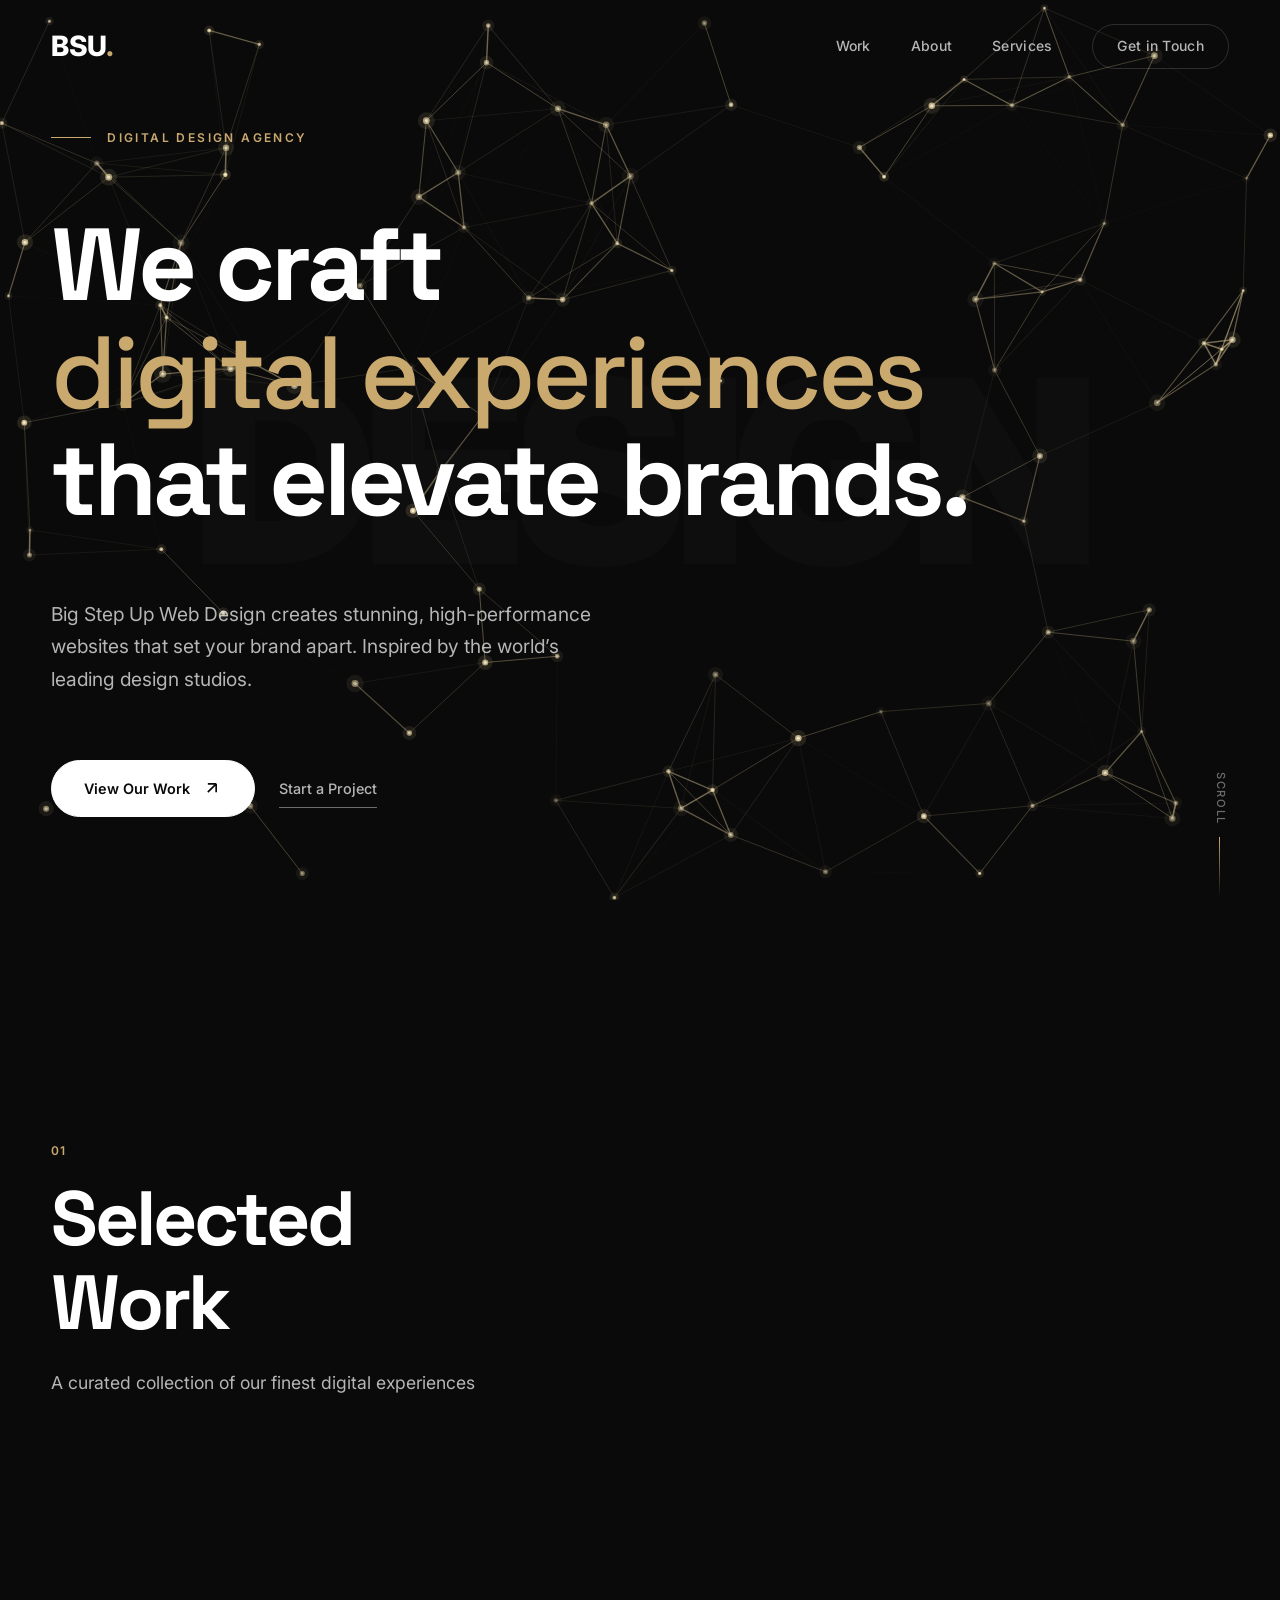
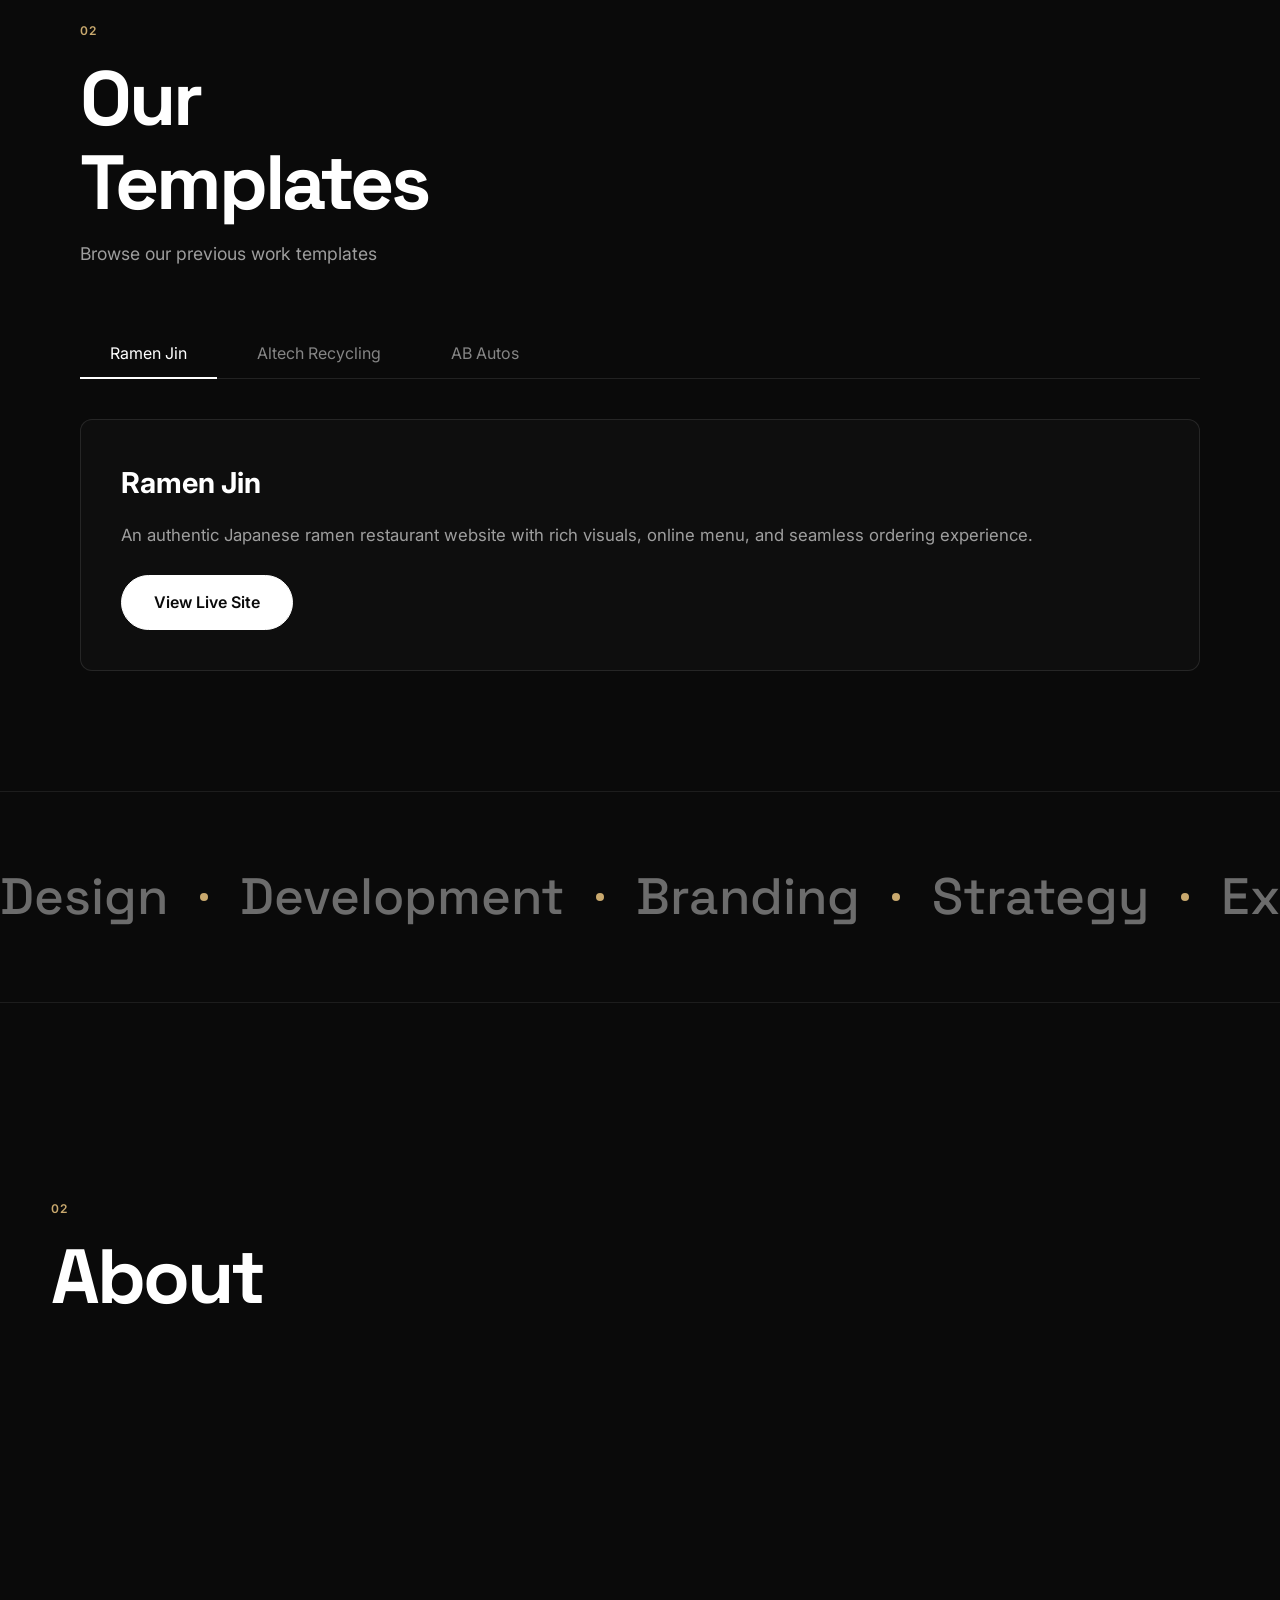
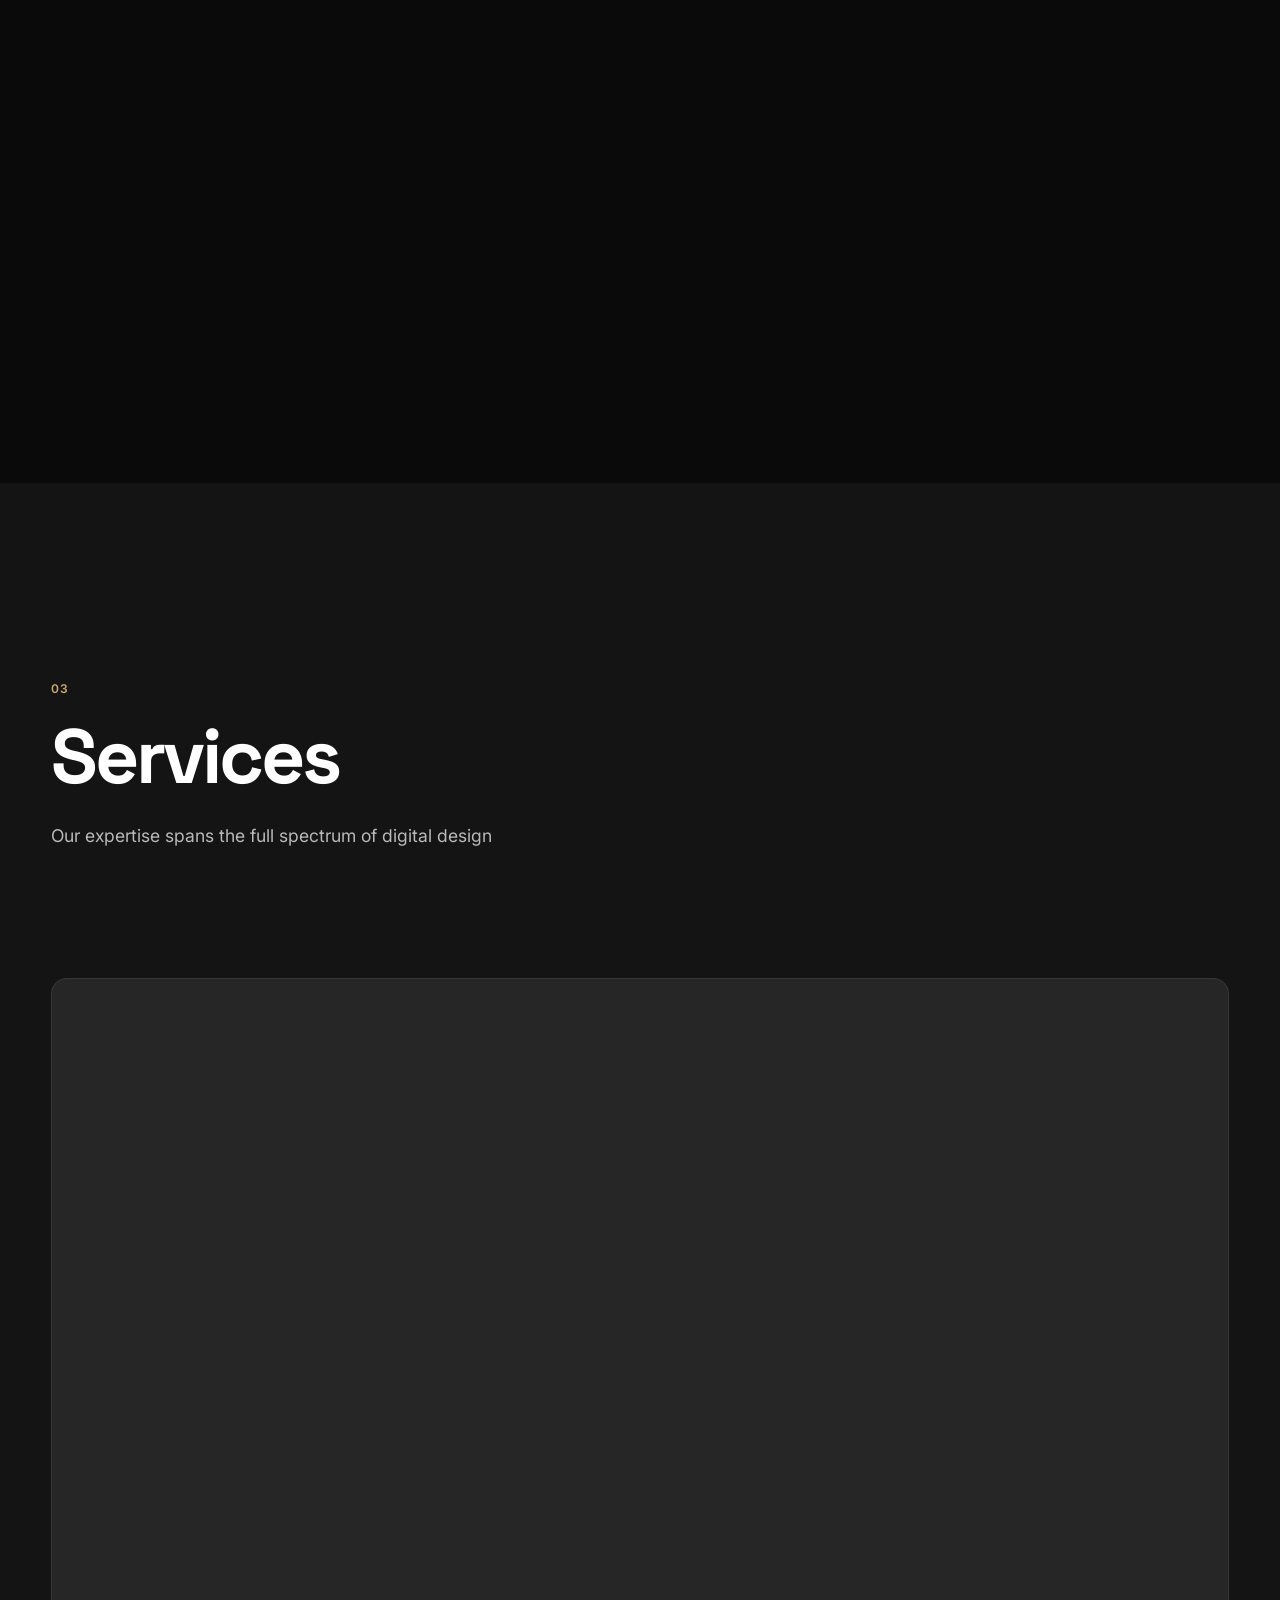
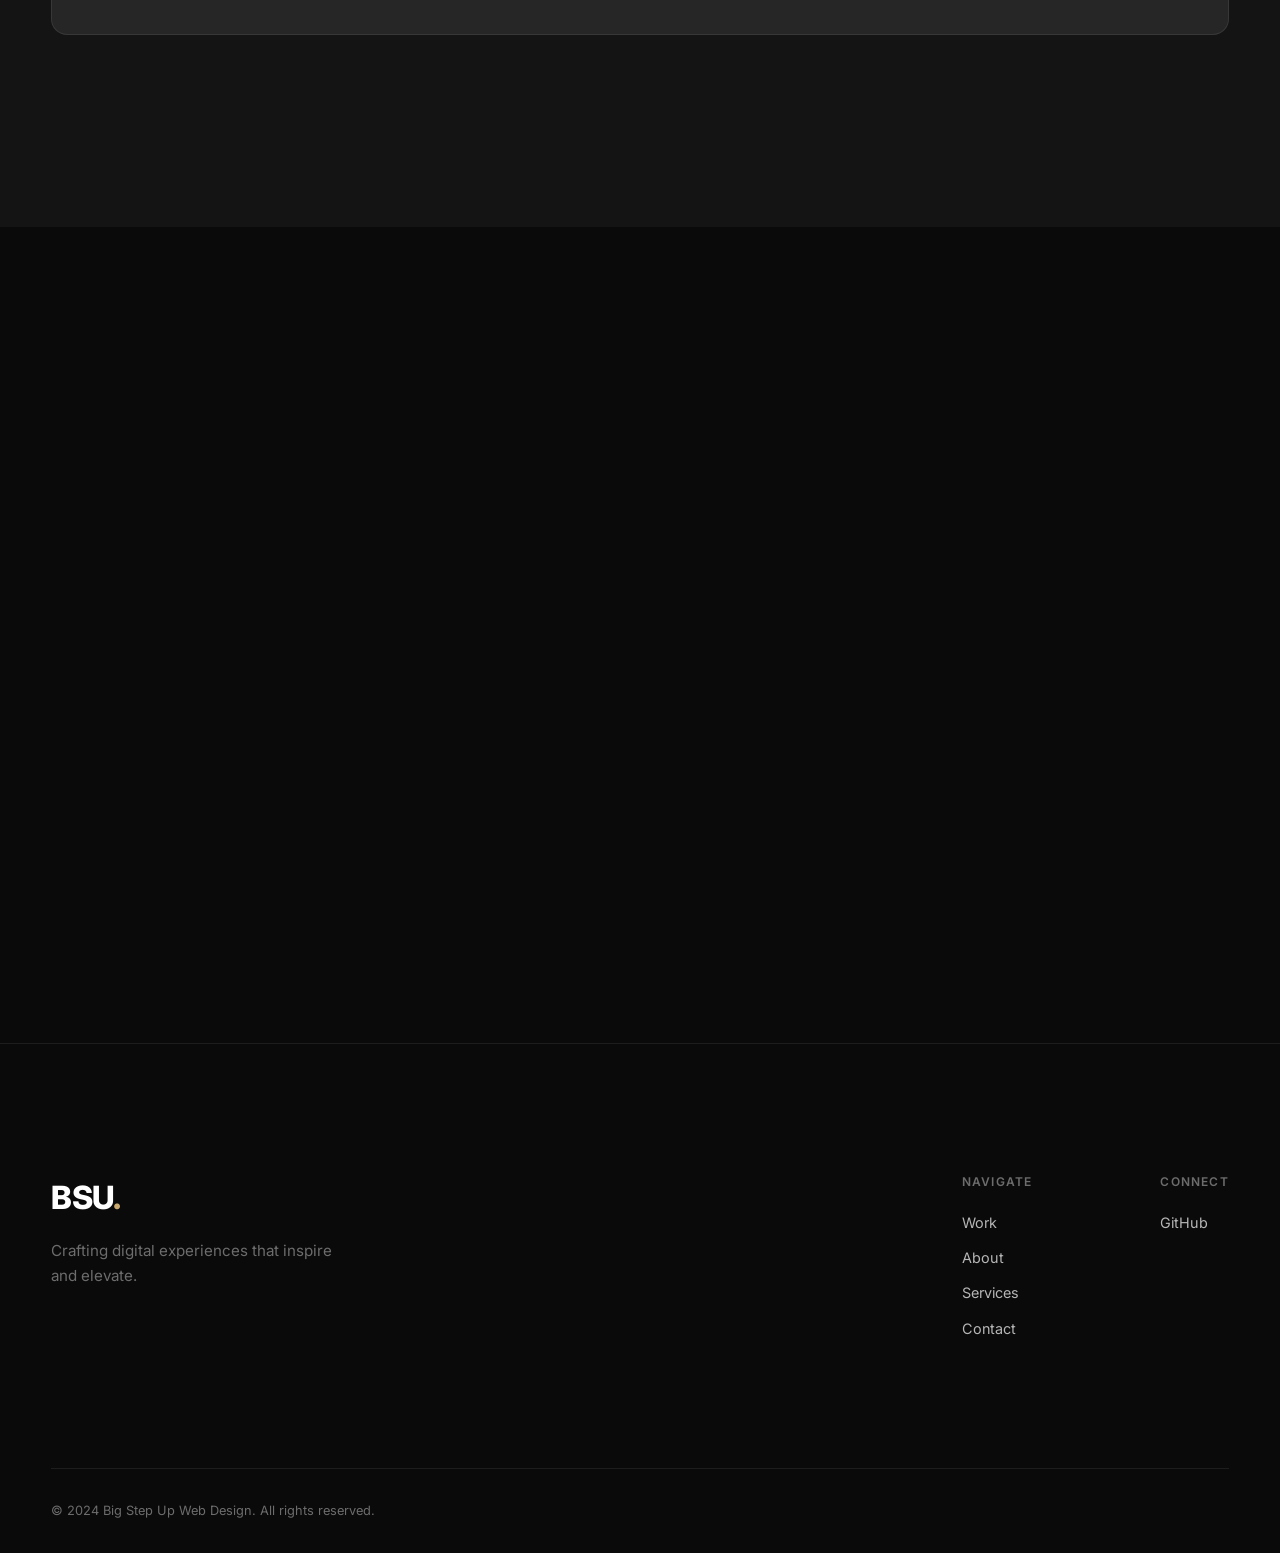
<file: index.html>
<!DOCTYPE html>
<html lang="en">
<head>
    <meta charset="UTF-8">
    <meta name="viewport" content="width=device-width, initial-scale=1.0">
    <title>Big Step Up Web Design | Premium Digital Agency</title>
    <link rel="stylesheet" href="styles.css">
    <link rel="preconnect" href="https://fonts.googleapis.com">
    <link rel="preconnect" href="https://fonts.gstatic.com" crossorigin>
    <link href="https://fonts.googleapis.com/css2?family=Inter:wght@300;400;500;600;700;800;900&family=Space+Grotesk:wght@300;400;500;600;700&display=swap" rel="stylesheet">
</head>
<body>
    <div class="cursor-dot"></div>
    <div class="cursor-outline"></div>
    
    <nav class="navbar">
        <div class="nav-container">
            <a href="#" class="nav-logo">BSU<span class="logo-dot">.</span></a>
            <button class="nav-toggle" aria-label="Toggle navigation">
                <span></span>
                <span></span>
            </button>
            <div class="nav-links">
                <a href="#work">Work</a>
                <a href="#about">About</a>
                <a href="#services">Services</a>
                <a href="#contact" class="nav-cta">Get in Touch</a>
            </div>
        </div>
    </nav>

    <section class="hero">
        <div class="hero-bg-text" aria-hidden="true">DESIGN</div>
        <div class="hero-content">
            <div class="hero-eyebrow">
                <span class="eyebrow-line"></span>
                <span class="eyebrow-text">Digital Design Agency</span>
            </div>
            <h1 class="hero-title">
                <span class="title-line">We craft</span>
                <span class="title-line title-italic">digital experiences</span>
                <span class="title-line">that elevate brands.</span>
            </h1>
            <p class="hero-subtitle">Big Step Up Web Design creates stunning, high-performance websites that set your brand apart. Inspired by the world&rsquo;s leading design studios.</p>
            <div class="hero-cta">
                <a href="#work" class="btn-primary">
                    <span>View Our Work</span>
                    <svg width="20" height="20" viewBox="0 0 24 24" fill="none" stroke="currentColor" stroke-width="2"><path d="M7 17L17 7M17 7H7M17 7V17"/></svg>
                </a>
                <a href="#contact" class="btn-secondary">Start a Project</a>
            </div>
        </div>
        <div class="hero-scroll-indicator">
            <span>Scroll</span>
            <div class="scroll-line"></div>
        </div>
    </section>

    <section id="work" class="work-section">
        <div class="section-container">
            <div class="section-header">
                <span class="section-number">01</span>
                <h2 class="section-title">Selected<br>Work</h2>
                <p class="section-subtitle">A curated collection of our finest digital experiences</p>
            </div>
            <div class="projects-grid">
                <article class="project-card project-featured fade-in">
                    <a href="#ever-after-elegance" class="project-link">
                        <div class="project-image">
                            <div class="project-placeholder elegance-bg">
                                <span class="placeholder-icon">&#x1F48D;</span>
                                <span class="placeholder-text">Ever After Elegance</span>
                            </div>
                            <div class="project-overlay">
                                <span class="overlay-arrow">
                                    <svg width="32" height="32" viewBox="0 0 24 24" fill="none" stroke="currentColor" stroke-width="2"><path d="M7 17L17 7M17 7H7M17 7V17"/></svg>
                                </span>
                            </div>
                        </div>
                        <div class="project-info">
                            <div class="project-meta">
                                <span class="project-category">Bridal &amp; Events</span>
                                <span class="project-year">2024</span>
                            </div>
                            <h3 class="project-title">Ever After Elegance</h3>
                            <p class="project-desc">A luxurious bridal and events website featuring elegant design, smooth animations, and an immersive user experience.</p>
                            <div class="project-tags">
                                <span>React</span>
                                <span>UI/UX Design</span>
                                <span>Branding</span>
                            </div>
                        </div>
                    </a>
                </article>
                <article class="project-card fade-in">
                    <a href="https://loveomoruyi.github.io/ramen-gen" target="_blank" class="project-link">
                        <div class="project-image">
                            <div class="project-placeholder ramen-bg">
                                <span class="placeholder-icon">&#x1F35C;</span>
                                <span class="placeholder-text">Ramen Jin</span>
                            </div>
                            <div class="project-overlay">
                                <span class="overlay-arrow">
                                    <svg width="32" height="32" viewBox="0 0 24 24" fill="none" stroke="currentColor" stroke-width="2"><path d="M7 17L17 7M17 7H7M17 7V17"/></svg>
                                </span>
                            </div>
                        </div>
                        <div class="project-info">
                            <div class="project-meta">
                                <span class="project-category">Restaurant</span>
                                <span class="project-year">2024</span>
                            </div>
                            <h3 class="project-title">Ramen Jin</h3>
                            <p class="project-desc">An authentic Japanese ramen restaurant website with rich visuals, online menu, and seamless ordering experience.</p>
                            <div class="project-tags">
                                <span>HTML/CSS</span>
                                <span>JavaScript</span>
                                <span>Responsive</span>
                            </div>
                        </div>
                    </a>
                </article>
                <article class="project-card fade-in">
                    <a href="https://loveomoruyi.github.io/AB-Autos-Website" target="_blank" class="project-link">
                        <div class="project-image">
                            <div class="project-placeholder autos-bg">
                                <span class="placeholder-icon">&#x1F697;</span>
                                <span class="placeholder-text">AB Autos</span>
                            </div>
                            <div class="project-overlay">
                                <span class="overlay-arrow">
                                    <svg width="32" height="32" viewBox="0 0 24 24" fill="none" stroke="currentColor" stroke-width="2"><path d="M7 17L17 7M17 7H7M17 7V17"/></svg>
                                </span>
                            </div>
                        </div>
                        <div class="project-info">
                            <div class="project-meta">
                                <span class="project-category">Automotive</span>
                                <span class="project-year">2024</span>
                            </div>
                            <h3 class="project-title">AB Autos</h3>
                            <p class="project-desc">A modern automotive dealership website with vehicle listings, search functionality, and a sleek professional design.</p>
                            <div class="project-tags">
                                <span>Web Development</span>
                                <span>UI Design</span>
                                <span>E-Commerce</span>
                            </div>
                        </div>
                    </a>
                </article>
            </div>
        </div>
    </section>

    <!-- Portfolio Templates Tab Section -->
    <section id="templates" class="templates-section">
        <div class="section-container">
            <div class="section-header">
                <span class="section-number">02</span>
                <h2 class="section-title">Our<br>Templates</h2>
                <p class="section-subtitle">Browse our previous work templates</p>
            </div>
            <div class="templates-tabs">
                <div class="tab-buttons">
                    <button class="tab-btn active" data-tab="ramen-jin">Ramen Jin</button>
                    <button class="tab-btn" data-tab="altech-recycling">Altech Recycling</button>
                    <button class="tab-btn" data-tab="ab-autos">AB Autos</button>
                </div>
                <div class="tab-content">
                    <div class="tab-pane active" id="ramen-jin">
                        <div class="tab-pane-inner">
                            <h3>Ramen Jin</h3>
                            <p>An authentic Japanese ramen restaurant website with rich visuals, online menu, and seamless ordering experience.</p>
                            <a href="https://loveomoruyi.github.io/ramen-gen" target="_blank" class="btn-primary btn-large">View Live Site</a>
                        </div>
                    </div>
                    <div class="tab-pane" id="altech-recycling">
                        <div class="tab-pane-inner">
                            <h3>Altech Recycling</h3>
                            <p>A professional recycling company website showcasing services and environmental commitment.</p>
                            <a href="https://loveomoruyi.github.io/altech-recycling" target="_blank" class="btn-primary btn-large">View Live Site</a>
                        </div>
                    </div>
                    <div class="tab-pane" id="ab-autos">
                        <div class="tab-pane-inner">
                            <h3>AB Autos</h3>
                            <p>A modern automotive dealership website with vehicle listings, search functionality, and a sleek professional design.</p>
                            <a href="https://loveomoruyi.github.io/AB-Autos-Website" target="_blank" class="btn-primary btn-large">View Live Site</a>
                        </div>
                    </div>
                </div>
            </div>
        </div>
    </section>


    <section class="marquee-section">
        <div class="marquee">
            <div class="marquee-content">
                <span>Design</span>
                <span class="marquee-dot"></span>
                <span>Development</span>
                <span class="marquee-dot"></span>
                <span>Branding</span>
                <span class="marquee-dot"></span>
                <span>Strategy</span>
                <span class="marquee-dot"></span>
                <span>Experience</span>
                <span class="marquee-dot"></span>
                <span>Design</span>
                <span class="marquee-dot"></span>
                <span>Development</span>
                <span class="marquee-dot"></span>
                <span>Branding</span>
                <span class="marquee-dot"></span>
                <span>Strategy</span>
                <span class="marquee-dot"></span>
                <span>Experience</span>
                <span class="marquee-dot"></span>
            </div>
        </div>
    </section>

    <section id="about" class="about-section">
        <div class="section-container">
            <div class="section-header">
                <span class="section-number">02</span>
                <h2 class="section-title">About</h2>
            </div>
            <div class="about-content">
                <div class="about-text fade-in">
                    <h3 class="about-headline">We believe great design is the foundation of every successful brand.</h3>
                    <div class="about-paragraphs">
                        <p>Big Step Up Web Design is a creative digital agency specializing in crafting stunning, high-performance websites. Our approach is inspired by the world&rsquo;s leading design studios &mdash; combining bold creativity with technical precision.</p>
                        <p>Every project we undertake is an opportunity to push boundaries, challenge conventions, and create something truly remarkable.</p>
                    </div>
                </div>
                <div class="about-stats fade-in">
                    <div class="stat">
                        <span class="stat-number">3+</span>
                        <span class="stat-label">Projects Delivered</span>
                    </div>
                    <div class="stat">
                        <span class="stat-number">100%</span>
                        <span class="stat-label">Client Satisfaction</span>
                    </div>
                    <div class="stat">
                        <span class="stat-number">2024</span>
                        <span class="stat-label">Founded</span>
                    </div>
                </div>
            </div>
        </div>
    </section>

    <section id="services" class="services-section">
        <div class="section-container">
            <div class="section-header">
                <span class="section-number">03</span>
                <h2 class="section-title">Services</h2>
                <p class="section-subtitle">Our expertise spans the full spectrum of digital design</p>
            </div>
            <div class="services-grid">
                <div class="service-card fade-in">
                    <div class="service-top">
                        <span class="service-number">01</span>
                        <div class="service-icon">
                            <svg width="24" height="24" viewBox="0 0 24 24" fill="none" stroke="currentColor" stroke-width="1.5"><rect x="2" y="3" width="20" height="14" rx="2"/><path d="M8 21h8M12 17v4"/></svg>
                        </div>
                    </div>
                    <h3>Web Design</h3>
                    <p>Beautiful, responsive websites that look stunning on every device. We craft pixel-perfect interfaces that captivate and convert.</p>
                </div>
                <div class="service-card fade-in">
                    <div class="service-top">
                        <span class="service-number">02</span>
                        <div class="service-icon">
                            <svg width="24" height="24" viewBox="0 0 24 24" fill="none" stroke="currentColor" stroke-width="1.5"><polyline points="16,18 22,12 16,6"/><polyline points="8,6 2,12 8,18"/></svg>
                        </div>
                    </div>
                    <h3>Web Development</h3>
                    <p>Clean, efficient code using modern technologies. We build fast, scalable, and maintainable digital products.</p>
                </div>
                <div class="service-card fade-in">
                    <div class="service-top">
                        <span class="service-number">03</span>
                        <div class="service-icon">
                            <svg width="24" height="24" viewBox="0 0 24 24" fill="none" stroke="currentColor" stroke-width="1.5"><path d="M12 2L2 7l10 5 10-5-10-5z"/><path d="M2 17l10 5 10-5"/><path d="M2 12l10 5 10-5"/></svg>
                        </div>
                    </div>
                    <h3>Brand Identity</h3>
                    <p>Comprehensive branding solutions that communicate your unique value and create lasting impressions.</p>
                </div>
                <div class="service-card fade-in">
                    <div class="service-top">
                        <span class="service-number">04</span>
                        <div class="service-icon">
                            <svg width="24" height="24" viewBox="0 0 24 24" fill="none" stroke="currentColor" stroke-width="1.5"><circle cx="12" cy="12" r="10"/><path d="M12 16v-4M12 8h.01"/></svg>
                        </div>
                    </div>
                    <h3>UI/UX Design</h3>
                    <p>User-centered design that balances aesthetics with functionality. We create intuitive digital journeys.</p>
                </div>
            </div>
        </div>
    </section>

    <section id="contact" class="contact-section">
        <div class="section-container">
            <div class="contact-content fade-in">
                <span class="section-number">04</span>
                <h2 class="contact-title">Let&rsquo;s create something<br>extraordinary together.</h2>
                <p class="contact-desc">Ready to take your digital presence to the next level? We&rsquo;d love to hear about your project.</p>
                <a href="mailto:hello@bigstepupwebdesign.com" class="btn-primary btn-large">
                    <span>Start a Project</span>
                    <svg width="20" height="20" viewBox="0 0 24 24" fill="none" stroke="currentColor" stroke-width="2"><path d="M7 17L17 7M17 7H7M17 7V17"/></svg>
                </a>
            </div>
        </div>
    </section>

    <footer class="footer">
        <div class="footer-container">
            <div class="footer-top">
                <div class="footer-brand">
                    <span class="footer-logo">BSU<span class="logo-dot">.</span></span>
                    <p>Crafting digital experiences that inspire and elevate.</p>
                </div>
                <div class="footer-nav">
                    <div class="footer-col">
                        <h4>Navigate</h4>
                        <a href="#work">Work</a>
                        <a href="#about">About</a>
                        <a href="#services">Services</a>
                        <a href="#contact">Contact</a>
                    </div>
                    <div class="footer-col">
                        <h4>Connect</h4>
                        <a href="https://github.com/loveomoruyi" target="_blank">GitHub</a>
                    </div>
                </div>
            </div>
            <div class="footer-bottom">
                <p>&copy; 2024 Big Step Up Web Design. All rights reserved.</p>
            </div>
        </div>
    </footer>

    <script src="script.js"></script>
</body>
</html>
</file>
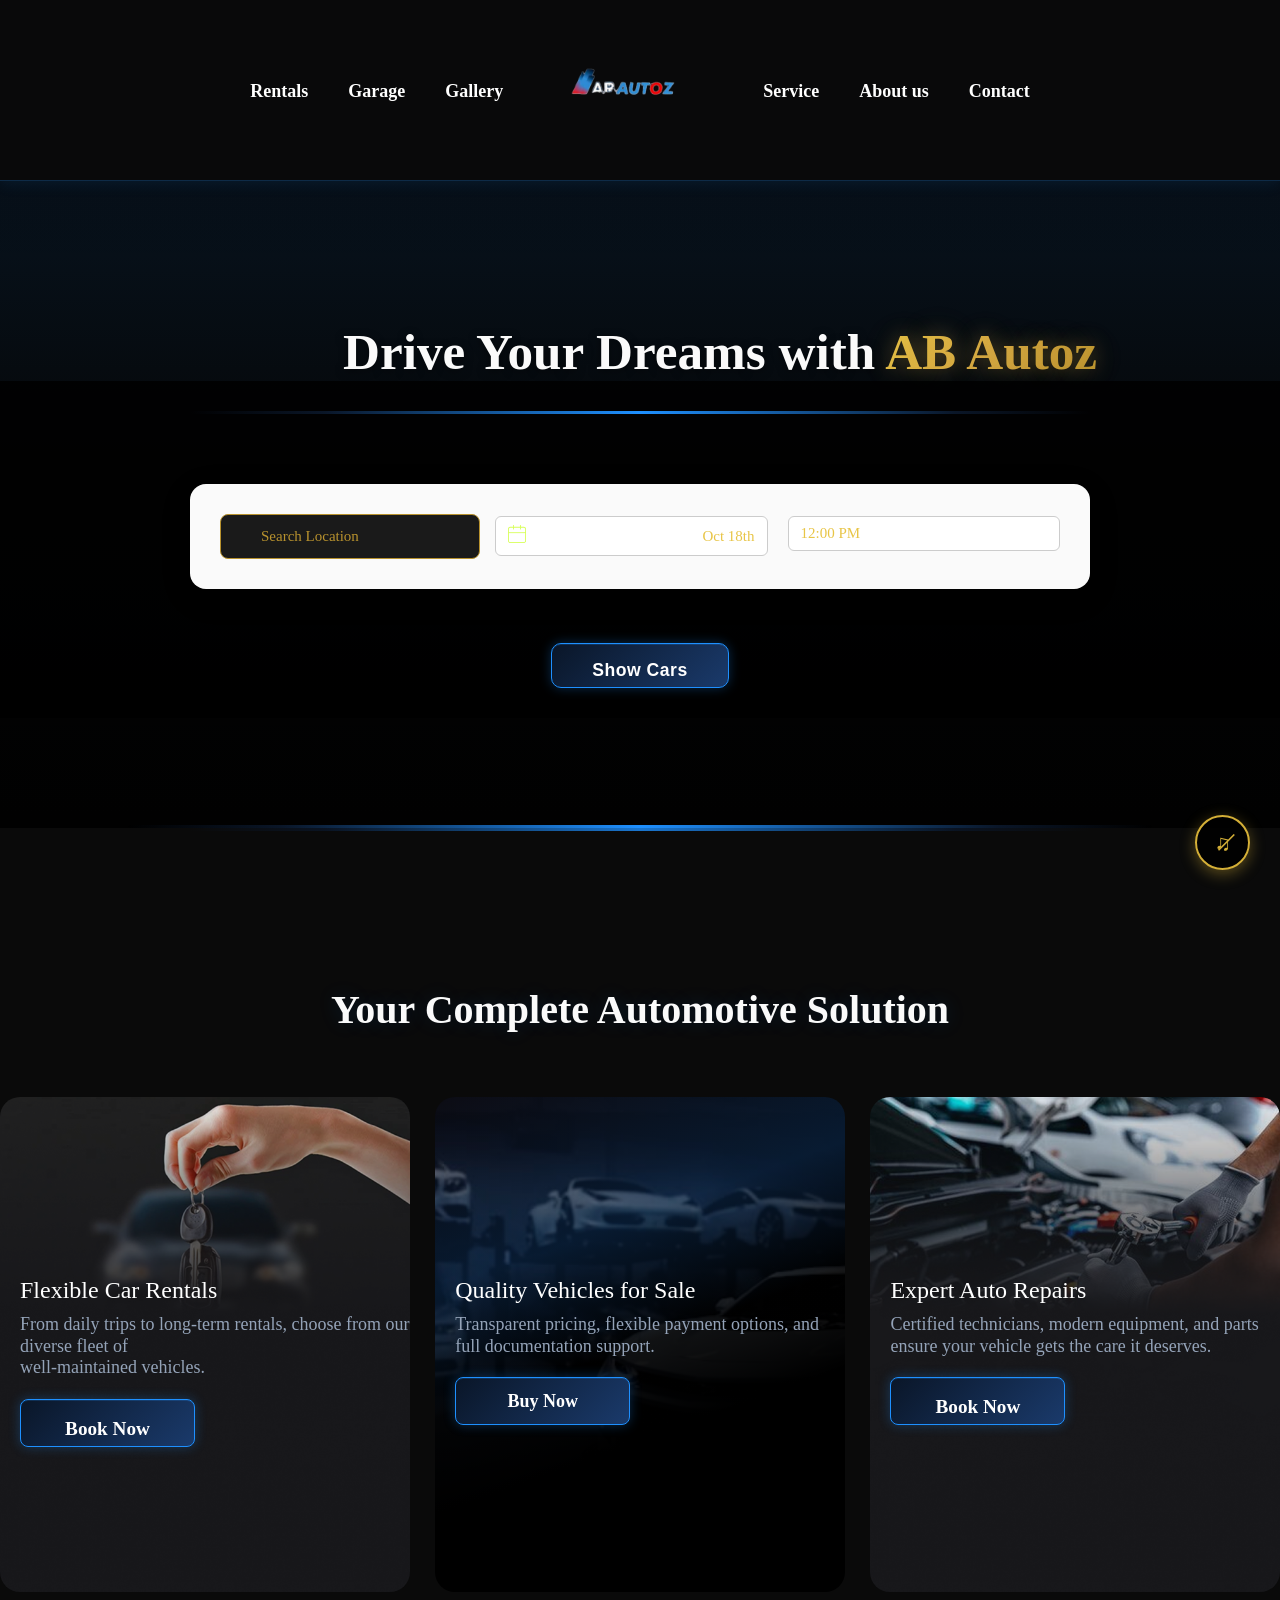
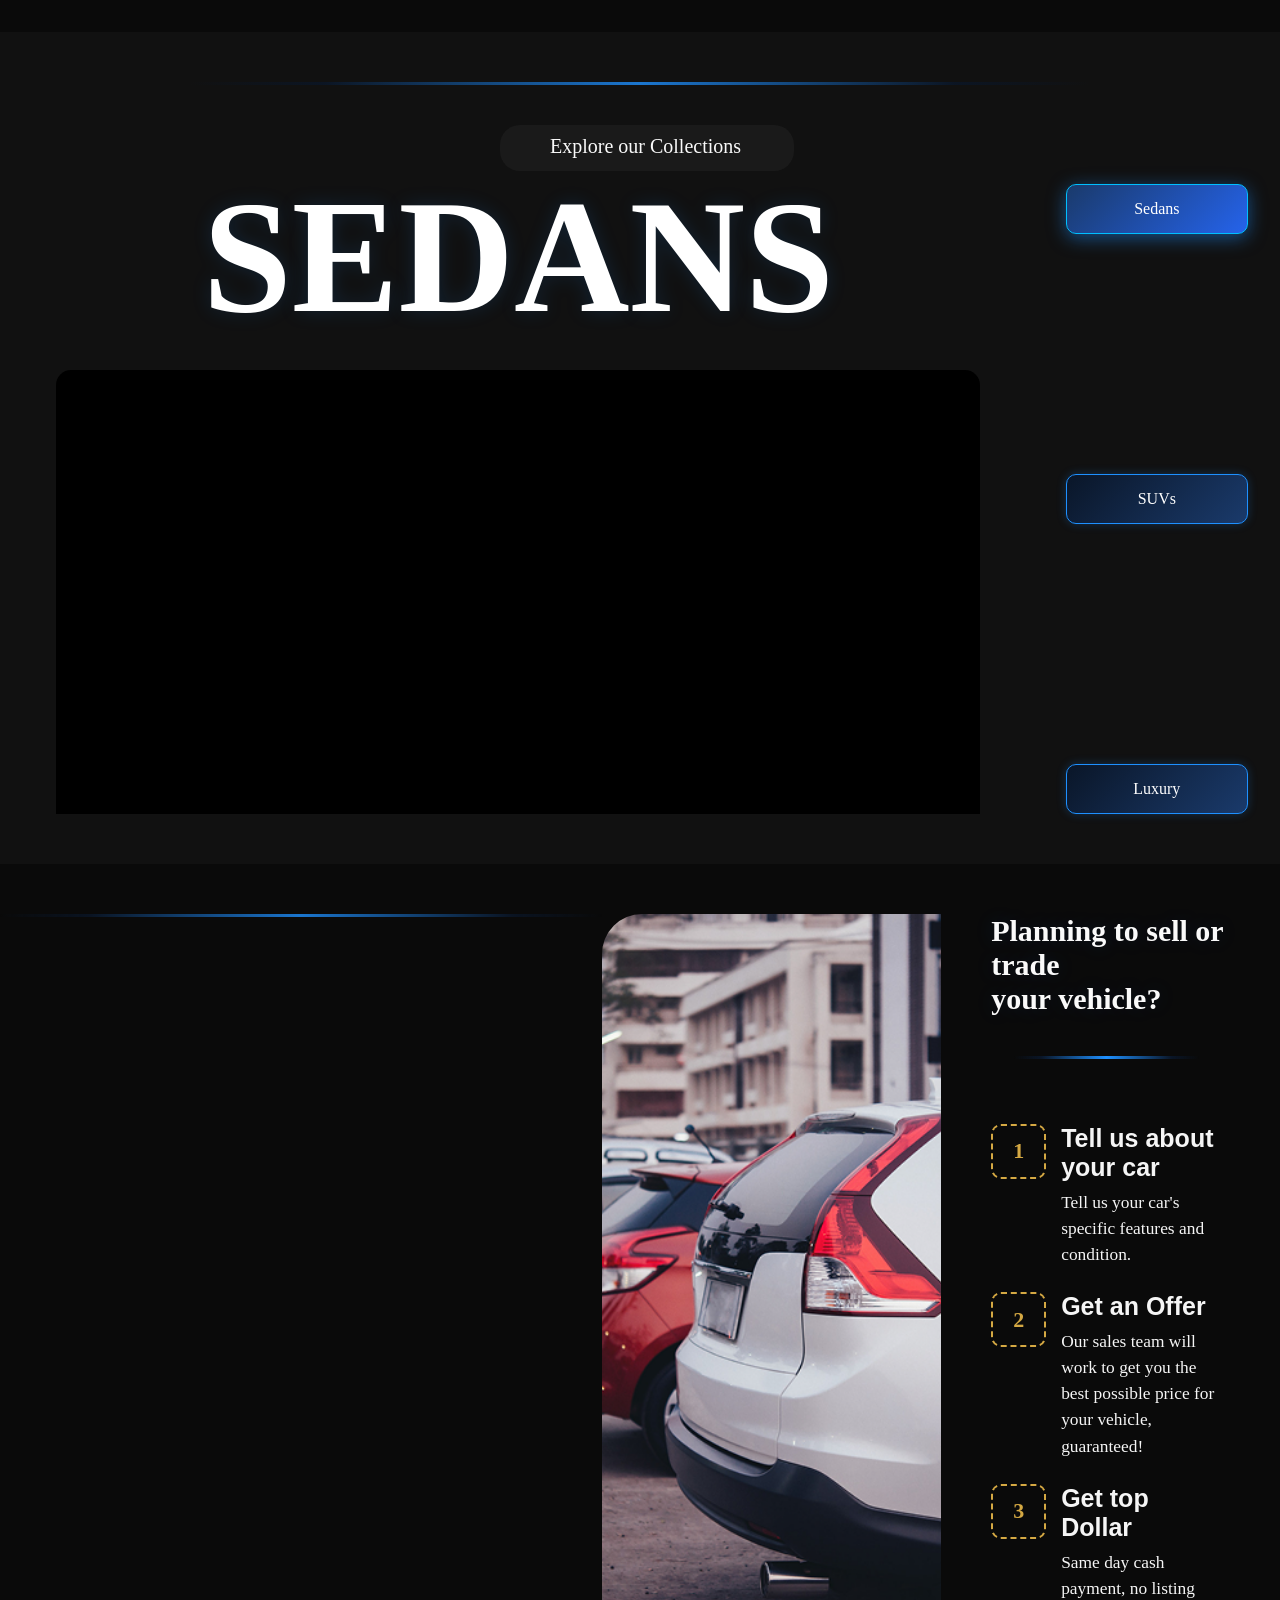
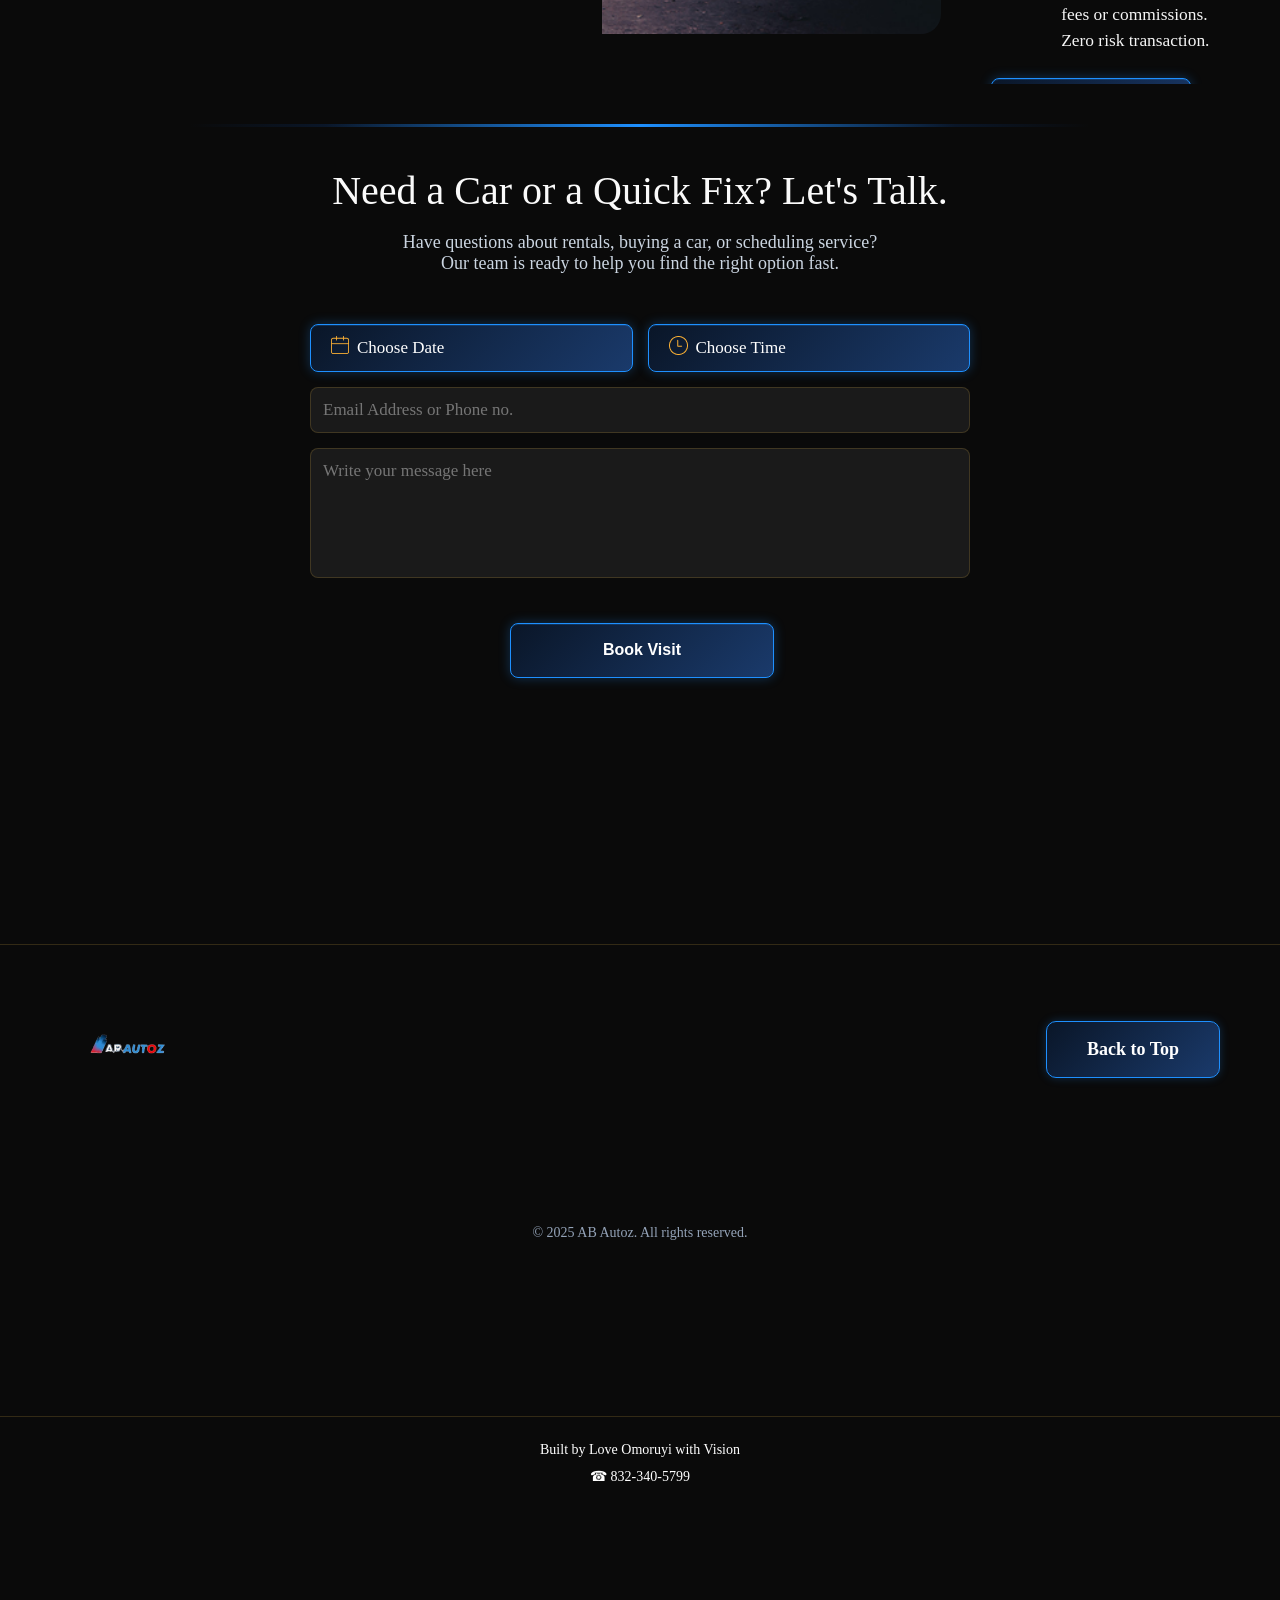
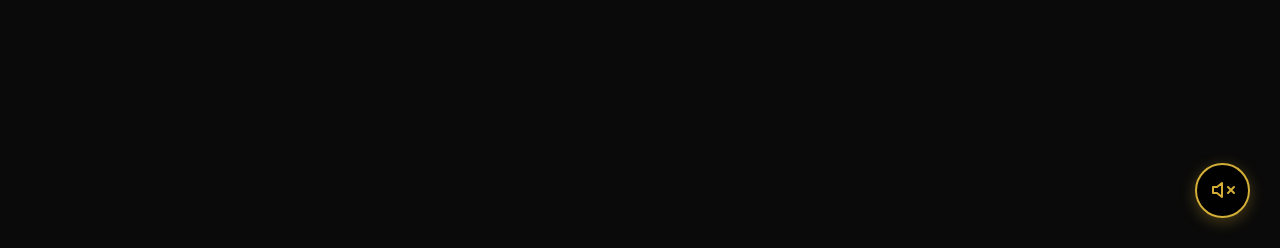
<file: AB-Autos-Website/index.html>
<!DOCTYPE html>
<html lang="en">
<head>
  <meta charset="UTF-8" />
      <meta name="robots" content="noindex, nofollow" />
      <meta name="googlebot" content="noindex, nofollow, nosnippet, noarchive" />
  <meta name="viewport" content="width=device-width, initial-scale=1.0" />
  <title>AB Autoz</title>
  <link rel="stylesheet" href="./css/style.css?v=9" />
<style>
.return { display: flex; flex-wrap: wrap; gap: 20px; align-items: flex-start; width: 100%; }
.return > div, .return > h3 { flex: 1; min-width: 200px; }
.booking-section .button-container { width: 100%; max-width: 900px; }
.booking-section { padding: 30px; }
.input-group { position: relative; }
.popup { min-width: 280px; }

</style>
</head>
<body>
  <div class="signature-badge signature-top-left">Built by Love Omoruyi with Vision</div>
  <!-- ================= HERO SECTION ================= -->
<section class="hero-section">
    <!-- Background Video -->
    <div class="hero-video-wrapper">
        <video id="hero-video-a" class="hero-bg-video active" muted playsinline preload="auto">
        </video>
        <video id="hero-video-b" class="hero-bg-video" muted playsinline preload="none"></video>
      <div class="hero-video-overlay"></div>
    </div>

  <header class="hero-header">
    <div class="hamburger">
      <span></span>
      <span></span>
      <span></span>
    </div>

    <ul class="nav-links">
      <li><a id="rentals-link" href="rental.html">Rentals</a></li>
      <li><a id="garage-link" href="garage.html">Garage</a></li>
      <li><a id="gallery-link" href="gallery.html">Gallery</a></li>

      <li>
        <a id="logo-link" href="#" class="logo"></a>
      </li>

      <li class="dropdown">
        <a id="services-link" href="service.html">Service</a>
        <ul class="dropdown-menu">
          <li><a id="tire-link" href="tire-service.html">Tire Service</a></li>
          <li><a id="autobody-link" href="autobody.html">Autobody Service</a></li>
          <li><a id="dealership-link" href="dealership.html">Dealership Service</a></li>
        </ul>
      </li>

      <li><a id="about-link" href="aboutus.html">About us</a></li>
      <li><a id="contact-link" href="contact.html">Contact</a></li>
    </ul>
  </header>

  <div class="text">
    <h1>Drive Your Dreams with <span class="t-color">AB Autoz</span></h1>
  </div>

     <!-- ================= BOOKING SECTION ================= -->
  <section class="booking-section" style="display:flex;flex-direction:column;align-items:center;width:100%;">
    <div class="button-container">

      <!-- Search Location -->
      <div class="location">
        <h3>Search Location</h3>
        <div class="dropdown">
          <input type="search" placeholder="Search Location" class="big-input" id="pickup-location" />
          <ul class="dropdown-list" id="pickup-list"></ul>
        </div>
      </div>

      <!-- Pick Up Date -->
      <div class="return">
        <h3>Pick Up Date</h3>
        <div class="input-group" id="pickup-picker">
          <span><img src="./image/Vector (4).png" alt=""></span>
          <span id="pickup-date">Oct 18th</span>
          <div class="popup" id="pickup-calendar"></div>
        </div>

        <h3 style="font-family:Inter,sans-serif;color:#888888;font-size:0.95rem;margin-top:0.5rem;">Pick-up Time</h3>
            <div class="input-group" id="pickup-time-picker">
          <span id="pickup-time">12:00 PM</span>
          <div class="popup" id="pickup-time-popup"></div>
        </div>
      </div>
      </div>

      <!-- Button -->
      <div class="show-car">
        <button type="button" onclick="window.location.href='inventory.html'">Show Cars</button>
      </div>

    </div>
  </section>
</section>

  <!-- Second Section -->
  <section class="second-section">
    <h1>Your Complete Automotive Solution</h1>
    <div class="second-container">
      <div class="card-1">
        <h2>Flexible Car Rentals</h2>
        <p>From daily trips to long-term rentals,
choose from our diverse fleet of <br>
well-maintained vehicles.</p>
<button onclick="window.location.href='rental.html'" style="padding:18px 40px;font-size:1.2rem;font-weight:700;cursor:pointer;">Book Now</button>
      </div>
      <div class="card-2" style="background: linear-gradient(160deg, rgba(26,26,46,0.3) 0%, rgba(15,52,96,0.5) 30%, rgba(0,0,0,0.9) 50%, rgba(0,0,0,1) 65%), url(image/Ab2.png) center/cover; position: relative;">
        <h2>Quality Vehicles for Sale</h2>
        <p>Transparent pricing, flexible payment options, and full documentation support.</p>
<button onclick="window.location.href='inventory.html'">Buy Now</button>
      </div>
      <div class="card-3">
        <h2>Expert Auto Repairs</h2>
        <p>Certified technicians, modern equipment, and parts ensure your vehicle gets the care it deserves.</p>
<button onclick="window.location.href='scheduling.html'" style="padding:18px 40px;font-size:1.2rem;font-weight:700;cursor:pointer;">Book Now</button>
      </div>
    </div>
  </section>

  <!-- Collection Section -->
<section class="collection-section">
  <div class="hold-h1">
    <h2>Explore our Collections</h2>
  </div>

  <div class="collection-container">
    <!-- Image Area -->
    <div class="image-area">
      <!-- One box only -->

      <div class="car-slide active">
        <h1>SEDANS</h1>
        <video
            class="car-image car-video"
            src="./videos/sedans-bg.mp4"
            autoplay muted loop playsinline
          ></video>
      </div>

      <div class="car-slide">
        <h1>SUVS</h1>
        <video
            class="car-image car-video"
            src="./videos/suvs-bg.mp4"
            autoplay muted loop playsinline
          ></video>
      </div>

      <div class="car-slide">
        <h1>LUXURY</h1>
        <video
            class="car-image car-video"
            src="./videos/luxury-bg.mp4"
            autoplay muted loop playsinline
          ></video>
      </div>
    </div>

    <!-- Buttons -->
    <div class="text-area">
      <div class="flex-box category-btn" data-index="0">Sedans</div>
      <div class="flex-box category-btn" data-index="1">SUVs</div>
      <div class="flex-box category-btn" data-index="2">Luxury</div>
    </div>
  </div>
</section>

<!-- OUR FLEET SECTION -->

<!-- POPUP PANEL (keep it outside the section for correct layering) -->
<!-- OUR FLEET POPUP -->

 <!-- planning section -->
  <section class="planning-section">
    <div class="planning-hold">
    <div class="planning-image">
  <img src="./image/Rectangle 4.png" alt="Car planning preview">
</div>

    <div class="planning-text">
      <h1>Planning to sell or trade <br>
your vehicle?</h1>
<section class="steps-section">
  <div class="step-box">
    <div class="dash-box"><span>1</span></div>
    <div class="step-text">
      <h3>Tell us about your car</h3>
      <p>Tell us your car's specific features and condition.</p>
    </div>
  </div>

  <div class="step-box">
    <div class="dash-box"><span>2</span></div>
    <div class="step-text">
      <h3>Get an Offer</h3>
      <p>Our sales team will work to get you the best possible price for your vehicle, guaranteed!</p>
    </div>
  </div>

  <div class="step-box">
    <div class="dash-box"><span>3</span></div>
    <div class="step-text">
      <h3>Get top Dollar</h3>
      <p>Same day cash payment, no listing fees or commissions. Zero risk transaction.</p>
    </div>
  </div>

  <button class="step-btn">Sell my Car</button>
</section>
    </div>
    </div>
  </section>

 <!-- ================= NEED CAR SECTION ================= -->
<section class="need-car-section">
  <div class="need-text">
    <h1>Need a Car or a Quick Fix? Let's Talk.</h1>
    <p>
      Have questions about rentals, buying a car, or scheduling service?<br>
      Our team is ready to help you find the right option fast.
    </p>
  </div>

  <div class="need-form">
    <form class="booking-form">

      <div class="form-row">
        <button type="button" class="form-btn">
          <span><img src="./image/Vector (4).png" alt=""></span> Choose Date
        </button>

        <button type="button" class="form-btn">
          <span><img src="./image/Group 8.png" alt=""></span> Choose Time
        </button>
      </div>

      <input type="text" class="form-input" placeholder="Email Address or Phone no." />

      <textarea class="form-textarea" placeholder="Write your message here"></textarea>

      <button class="form-btn-2">Book Visit</button>

    </form>
  </div>
</section>

   <!-- footer -->
<footer>
  <div class="footer-container">
    <div class="footer-logo">
      <img
        src="./image/6fe57389916ebe8b674628caacb1bc7f982a4e59.png"
        alt="AB Autoz Logo"
      />
      <!-- <h1>+1 832-764-4160</h1> -->
    </div>

    <button class="back-to-top">Back to Top</button>
  </div>

  <div class="footer-text">
    <h1>&copy; 2025 AB Autoz. All rights reserved.</h1>
  </div>
</footer>

<script src="./js/backend.js"></script>
    <script src="./js/hero-videos.js"></script>

<script>
document.addEventListener("DOMContentLoaded", () => {

  // ------------------ Page Load Animation ------------------
  document.body.classList.add("page-enter");

  // ------------------ Navigation ------------------
  const pageMap = {
    "rentals-link": "rental.html",
    "garage-link": "garage.html",
    "gallery-link": "gallery.html",
    "services-link": "service.html",
    "about-link": "aboutus.html",
    "contact-link": "contact.html",
    "logo-link": "index.html",
    "tire-link":  "tire-service.html",
    "autobody-link": "autobody.html",
    "dealership-link": "dealership.html"
    
  };

  const navLinks = document.querySelectorAll(".nav-links a, #logo-link");

  navLinks.forEach(link => {
    link.addEventListener("click", e => {
      e.preventDefault();
      const page = pageMap[link.id];
      if (!page) return;
      document.body.classList.add("page-exit");
      setTimeout(() => {
        window.location.assign(page);
      }, 500);
    });
  });

  // ------------------ Hamburger Menu ------------------
  const hamburger = document.querySelector(".hamburger");
  const navMenu = document.querySelector(".hero-header > ul");
  if(hamburger && navMenu){
    hamburger.addEventListener("click", ()=>{
      hamburger.classList.toggle("active");
      navMenu.classList.toggle("active");
    });
  }

  

  // ------------------ Calendar ------------------
  const monthNames = ["January","February","March","April","May","June","July","August","September","October","November","December"];
  const dayNames = ["M","T","W","T","F","S","S"];
  let pickupDate = new Date(2025,9,18), returnDate = new Date(2025,9,18);
  let pickupMonth = new Date(2025,9), returnMonth = new Date(2025,9);

  const pickupSpan = document.getElementById("pickup-date");
  const returnSpan = document.getElementById("return-date");
  const pickupCal = document.getElementById("pickup-calendar");
  const returnCal = document.getElementById("return-calendar");

  function formatDate(date){
    const month = monthNames[date.getMonth()].slice(0,3);
    return `${month} ${date.getDate()}th`;
  }
  function getDaysInMonth(date){ return new Date(date.getFullYear(), date.getMonth()+1, 0).getDate(); }
  function getFirstDayOfMonth(date){ return (new Date(date.getFullYear(), date.getMonth(),1).getDay()+6)%7; }

  function renderCalendar(container, currentMonth, selectedDate, onSelect){
    const daysInMonth = getDaysInMonth(currentMonth);
    const firstDay = getFirstDayOfMonth(currentMonth);
    const days = [];
    for(let i=0;i<firstDay;i++) days.push("<div></div>");
    for(let d=1; d<=daysInMonth; d++){
      const isSelected = selectedDate.getDate()===d &&
        selectedDate.getMonth()===currentMonth.getMonth() &&
        selectedDate.getFullYear()===currentMonth.getFullYear();
      days.push(`<button class="${isSelected?"selected":""}" data-day="${d}">${d}</button>`);
    }
    container.innerHTML = `
      <div class="calendar">
        <h3>${monthNames[currentMonth.getMonth()]} ${currentMonth.getFullYear()}</h3>
        <div class="days-header">${dayNames.map(d=>`<div>${d}</div>`).join("")}</div>
        <div class="days-grid">${days.join("")}</div>
        <div class="month-controls">
          <button class="arrow-btn" data-dir="prev">&larr;</button>
          <button class="arrow-btn" data-dir="next">&rarr;</button>
        </div>
      </div>
    `;

    container.querySelectorAll(".days-grid button").forEach(btn=>{
      btn.addEventListener("click", (e)=>{ e.stopPropagation(); onSelect(Number(btn.dataset.day)); });
    });

    container.querySelectorAll(".arrow-btn").forEach(btn=>{
      btn.addEventListener("click", (e)=>{ e.stopPropagation();
        const dir = btn.dataset.dir;
        if(container.id==="pickup-calendar"){
          pickupMonth = new Date(pickupMonth.getFullYear(), pickupMonth.getMonth()+(dir==="next"?1:-1));
          renderPickupCalendar();
        } else {
          returnMonth = new Date(returnMonth.getFullYear(), returnMonth.getMonth()+(dir==="next"?1:-1));
          
        }
      });
    });
  }

  function renderPickupCalendar(){ renderCalendar(pickupCal,pickupMonth,pickupDate,(day)=>{
    pickupDate = new Date(pickupMonth.getFullYear(), pickupMonth.getMonth(), day);
    pickupSpan.textContent = formatDate(pickupDate);
    pickupCal.classList.remove("active");
  }); }
  function renderReturnCalendar(){ renderCalendar(returnCal,returnMonth,returnDate,(day)=>{
    returnDate = new Date(returnMonth.getFullYear(), returnMonth.getMonth(), day);
    returnSpan.textContent = formatDate(returnDate);
    returnCal.classList.remove("active");
  }); }

  renderPickupCalendar();
  

  // ------------------ Time Picker ------------------
  const pickupTimePopup = document.getElementById("pickup-time-popup");
  const returnTimePopup = document.getElementById("return-time-popup")||document.createElement("div");
  const pickupTimeSpan = document.getElementById("pickup-time");
  const returnTimeSpan = document.getElementById("return-time")||document.createElement("span");

  function generateTimes(){
    const times=[],suffix=["AM","PM"];
    for(let i=0;i<24;i++){
      const h=i%12===0?12:i%12;
      const s=suffix[Math.floor(i/12)];
      times.push(`${h}:00 ${s}`, `${h}:30 ${s}`);
    }
    return times;
  }

  function renderTimeGrid(container, span){
    const times = generateTimes();
    container.innerHTML=`<h3>Select Time</h3><div class="time-grid">${times.map(t=>`<div class="time-option ${t===span.textContent?"selected":""}">${t}</div>`).join("")}</div>`;
    container.querySelectorAll(".time-option").forEach(opt=>{
      opt.addEventListener("click", ()=>{
        span.textContent = opt.textContent;
        container.classList.remove("active");
      });
    });
  }

  renderTimeGrid(pickupTimePopup, pickupTimeSpan);
  

  function closeAllPopups(){ document.querySelectorAll(".popup").forEach(p=>p.classList.remove("active")); }
  [document.getElementById("pickup-picker"), document.getElementById("return-picker"), document.getElementById("pickup-time-picker"), document.getElementById("return-time-picker")].filter(Boolean).forEach(picker=>{
    picker.addEventListener("click", e=>{
      e.stopPropagation();
        if(e.target.closest(".days-grid")) return;
            const popupEl = picker.querySelector(".popup");
        const isActive = popupEl.classList.contains("active");
      closeAllPopups();
      if(!isActive) popupEl.classList.add("active");
    });
  });

  document.body.addEventListener("click", (e)=>{ if(!e.target.closest(".popup")&&!e.target.closest(".input-group")) closeAllPopups(); });

  // ------------------ Location Dropdowns ------------------
  const pickupInput = document.getElementById("pickup-location");
  const pickupList = document.getElementById("pickup-list");
  const locations = ["Houston Galleria","Houston Downtown","Houston IAH Airport","Houston Hobby Airport","Katy, TX","Sugar Land, TX","The Woodlands, TX","Pearland, TX","Cypress, TX","Spring, TX"];

  function showDropdown(input,list){
    const query = input.value.toLowerCase();
    const filtered = locations.filter(l=>l.toLowerCase().includes(query));
    list.innerHTML = filtered.map(loc=>`<li>${loc}</li>`).join("");
    list.classList.add("active");
    list.querySelectorAll("li").forEach(item=>{
      item.addEventListener("click", ()=>{
        input.value = item.textContent;
        list.classList.remove("active");
      });
    });
  }

  pickupInput.addEventListener("input", ()=>showDropdown(pickupInput,pickupList));
    pickupInput.addEventListener("focus", ()=>showDropdown(pickupInput,pickupList));

  document.body.addEventListener("click", e=>{
    if(!e.target.closest(".dropdown")){
      pickupList.classList.remove("active");
      
    }
  });

  // ------------------ Car Slideshow ------------------
  const carSlides = document.querySelectorAll(".car-slide");
  const carButtons = document.querySelectorAll(".category-btn");
  let currentSlide = 0;
  let slideInterval;

  function showCarSlide(index){
    carSlides.forEach((slide,i)=>slide.classList.toggle("active",i===index));
    carButtons.forEach((btn,i)=>btn.classList.toggle("active",i===index));
    currentSlide = index;
  }

  function nextCarSlide(){ showCarSlide((currentSlide+1)%carSlides.length); }
  function startSlideShow(){ slideInterval=setInterval(nextCarSlide,5000); }

  carButtons.forEach((btn,index)=>{
    btn.addEventListener("click", (e)=>{ e.stopPropagation();
      clearInterval(slideInterval);
      showCarSlide(index);
      startSlideShow();
    });
  });

  showCarSlide(0);
  startSlideShow();
  });


/* ---------- SAVE MAIN BOOKING ---------- */
document.querySelector(".show-car button")?.addEventListener("click", () => {
  const bookingData = {
    pickupLocation: document.getElementById("pickup-location").value,
    pickupDate: document.getElementById("pickup-date").textContent,
    pickupTime: document.getElementById("pickup-time").textContent,
          };

  if (!bookingData.pickupLocation) {
    alert("Please select a pickup location.");
    return;
  }

  // Save booking data to localStorage
  localStorage.setItem("ab_booking", JSON.stringify(bookingData));
  // Redirect to inventory page
  window.location.href = "inventory.html";
});

/* ---------- SAVE VISIT REQUEST ---------- */
document.querySelector(".booking-form")?.addEventListener("submit", (e) => {
  e.preventDefault();

  const data = {
    contact: document.querySelector(".form-input").value,
    message: document.querySelector(".form-textarea").value
  };

  if (!data.contact) {
    alert("Please enter your email or phone number.");
    return;
  }

  ABAutozBackend.saveVisitRequest(data);
  alert("Request sent! We'll contact you shortly.");
  e.target.reset();
});

</script>

<div class="signature-badge signature-bottom-left">Built by Love Omoruyi with Vision</div>
<script src="js/hero-videos.js?v=10"></script>

    <!-- Car section videos - slow motion playback -->
    <script>
      document.addEventListener('DOMContentLoaded', function() {
        const SECTION_PLAYBACK_RATE = 0.55;
        const carVideos = document.querySelectorAll('video.car-video');
        carVideos.forEach(function(video) {
          video.playbackRate = SECTION_PLAYBACK_RATE;
          video.addEventListener('play', function() {
            this.playbackRate = SECTION_PLAYBACK_RATE;
          });
          // Ensure video plays
          video.play().catch(function(e) {
            console.log('Auto-play prevented for', video.src);
          });
        });
      });
    </script>

  



<!-- Background Music Player -->
<script>
(function(){
  var a=document.createElement("audio");
  a.id="bg-music";a.loop=true;a.volume=0.3;
  a.src="audio/beat.mp4";
  document.documentElement.appendChild(a);
  var b=document.createElement("button");
  b.id="music-toggle";
  b.innerHTML="<span style=\"position:relative;display:inline-block;\">\u266B<span style=\"position:absolute;top:-2px;left:0;font-size:22px;transform:rotate(-45deg);pointer-events:none;\">\u2014</span></span>";
  b.title="Toggle Music";
  b.setAttribute("style","position:fixed !important;bottom:30px !important;right:30px !important;z-index:2147483647 !important;width:55px !important;height:55px !important;border-radius:50% !important;border:2px solid #d4af37 !important;background:rgba(0,0,0,0.9) !important;color:#d4af37 !important;font-size:22px !important;font-weight:bold !important;cursor:pointer !important;display:flex !important;align-items:center !important;justify-content:center !important;box-shadow:0 4px 15px rgba(212,175,55,0.4) !important;font-family:sans-serif !important;transform:none !important;");
  document.documentElement.appendChild(b);
  var playing=false;
  var userClicked=false;
  function setOn(){playing=true;b.innerHTML="\u266B";b.style.setProperty("border-color","#00ff00","important");}
  function setOff(){playing=false;b.innerHTML="<span style=\"position:relative;display:inline-block;\">\u266B<span style=\"position:absolute;top:-2px;left:0;font-size:22px;transform:rotate(-45deg);pointer-events:none;\">\u2014</span></span>";b.style.setProperty("border-color","#d4af37","important");}
  b.addEventListener("click",function(e){
    e.stopPropagation();
    userClicked=true;
    if(playing){a.pause();setOff();}
    else{a.play().then(setOn).catch(function(){});}
  });
// Aggressive autoplay - start muted then unmute
  a.muted = true;
  a.play().then(function(){
    // Audio started muted, now try to unmute
    a.muted = false;
    a.volume = 0.3;
    setOn();
  }).catch(function(){
    // Even muted play failed - try on interaction
    var events=["click","touchstart","scroll","keydown","mousemove"];
    function startOnInteraction(){
      if(!playing && !userClicked){
        a.muted = false;
        a.volume = 0.3;
        a.play().then(function(){
          setOn();
          events.forEach(function(evt){ document.removeEventListener(evt, startOnInteraction, true); });
        }).catch(function(){});
      }
    }
    events.forEach(function(evt){ document.addEventListener(evt, startOnInteraction, true); });
  });
  // Fallback: also try unmuted play after short delay (some browsers allow after page settles)
  setTimeout(function(){
    if(!playing && !userClicked){
      a.muted = false;
      a.volume = 0.3;
      a.play().then(setOn).catch(function(){
        // If still blocked, ensure interaction listeners are set
        var events=["click","touchstart","scroll","keydown","mousemove"];
        function startOnInteraction2(){
          if(!playing && !userClicked){
            a.muted = false;
            a.volume = 0.3;
            a.play().then(function(){
              setOn();
              events.forEach(function(evt){ document.removeEventListener(evt, startOnInteraction2, true); });
            }).catch(function(){});
          }
        }
        events.forEach(function(evt){ document.addEventListener(evt, startOnInteraction2, true); });
      });
    }
  }, 1000);
})();
</script>
<footer style="background-color: #111; color: #fff; text-align: center; padding: 20px; font-family: Arial, sans-serif; border-top: 2px solid #d4af37; margin-top: 40px;"><p style="margin: 5px 0; font-size: 14px;">Built by Love Omoruyi with Vision</p><p style="margin: 5px 0; font-size: 14px;">&#9742; 832-340-5799</p></footer>
<script src="music-player.js"></script>
</body>
</html>
</file>
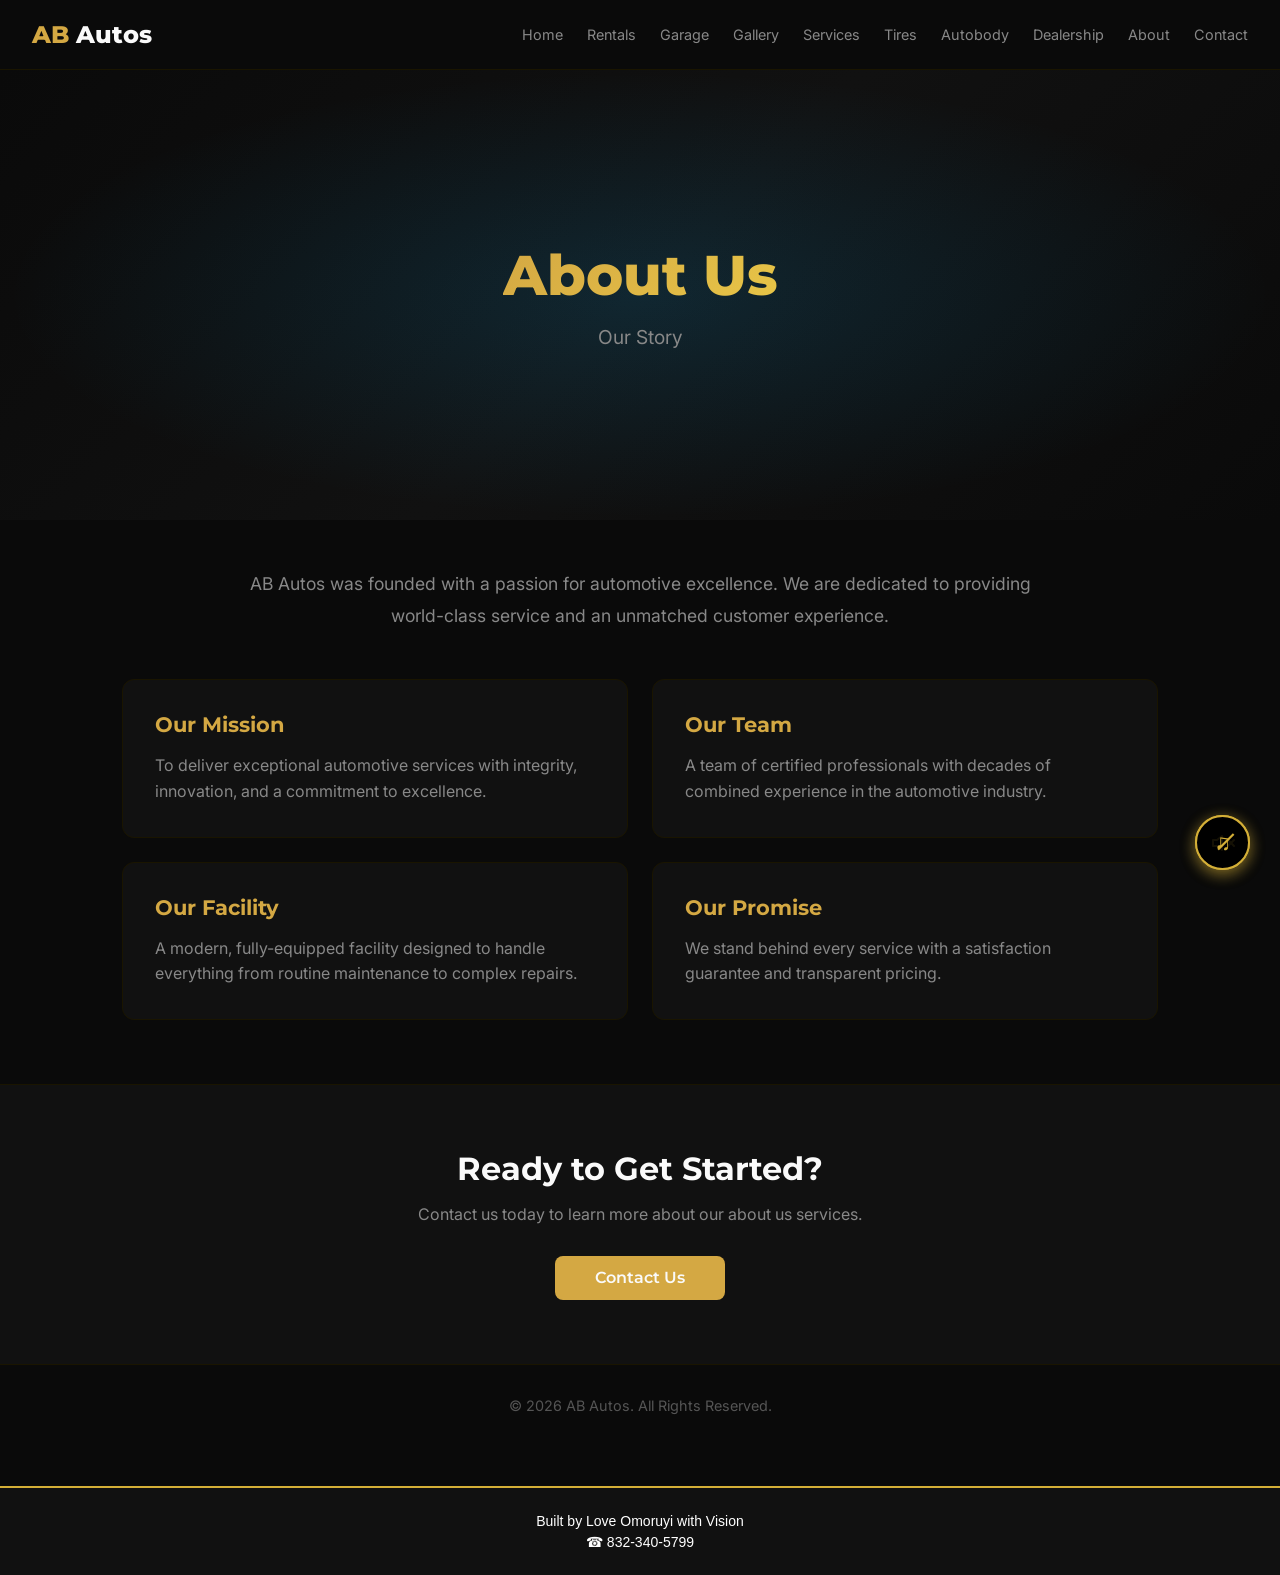
<file: AB-Autos-Website/aboutus.html>
<!DOCTYPE html>
<html lang="en">
<head>
    <meta charset="UTF-8">
        <meta name="robots" content="noindex, nofollow">
        <meta name="googlebot" content="noindex, nofollow, nosnippet, noarchive">
    <meta name="viewport" content="width=device-width, initial-scale=1.0">
    <title>About Us - AB Autos</title>
    <style>
        @import url('https://fonts.googleapis.com/css2?family=Inter:wght@100..900&family=Montserrat:wght@100..900&family=Open+Sans:wght@300..800&family=Raleway:wght@100..900&family=Roboto:wght@100..900&display=swap');
        * { margin: 0; padding: 0; box-sizing: border-box; }
        html { scroll-behavior: smooth; }
        body { background: #0A0A0A; color: #FAFAFA; font-family: Inter, sans-serif; min-height: 100vh; }
        a { transition: color 0.3s; }
        @media (max-width: 768px) {
            .nav-links { flex-direction: column; gap: 0.5rem !important; }
            .cards-grid { grid-template-columns: 1fr !important; }
            .hero-title { font-size: 2.5rem !important; }
        }
    </style>
</head>
<body>
    <nav style="background:#0A0A0A;border-bottom:1px solid #1A1500;padding:0 2rem;display:flex;align-items:center;justify-content:space-between;height:70px;position:sticky;top:0;z-index:1000;">
        <a href="index.html" style="color:#D4A843;font-family:Montserrat,sans-serif;font-size:1.5rem;font-weight:800;text-decoration:none;">AB <span style="color:#FAFAFA;">Autos</span></a>
        <div style="display:flex;gap:1.5rem;align-items:center;flex-wrap:wrap;">
            <a href="index.html" style="color:#888888;text-decoration:none;font-family:Inter,sans-serif;font-size:0.9rem;transition:color 0.3s;" onmouseover="this.style.color='#D4A843'" onmouseout="this.style.color='#888888'">Home</a>
            <a href="rental.html" style="color:#888888;text-decoration:none;font-family:Inter,sans-serif;font-size:0.9rem;transition:color 0.3s;" onmouseover="this.style.color='#D4A843'" onmouseout="this.style.color='#888888'">Rentals</a>
            <a href="garage.html" style="color:#888888;text-decoration:none;font-family:Inter,sans-serif;font-size:0.9rem;transition:color 0.3s;" onmouseover="this.style.color='#D4A843'" onmouseout="this.style.color='#888888'">Garage</a>
            <a href="gallery.html" style="color:#888888;text-decoration:none;font-family:Inter,sans-serif;font-size:0.9rem;transition:color 0.3s;" onmouseover="this.style.color='#D4A843'" onmouseout="this.style.color='#888888'">Gallery</a>
            <a href="service.html" style="color:#888888;text-decoration:none;font-family:Inter,sans-serif;font-size:0.9rem;transition:color 0.3s;" onmouseover="this.style.color='#D4A843'" onmouseout="this.style.color='#888888'">Services</a>
            <a href="tire-service.html" style="color:#888888;text-decoration:none;font-family:Inter,sans-serif;font-size:0.9rem;transition:color 0.3s;" onmouseover="this.style.color='#D4A843'" onmouseout="this.style.color='#888888'">Tires</a>
            <a href="autobody.html" style="color:#888888;text-decoration:none;font-family:Inter,sans-serif;font-size:0.9rem;transition:color 0.3s;" onmouseover="this.style.color='#D4A843'" onmouseout="this.style.color='#888888'">Autobody</a>
            <a href="dealership.html" style="color:#888888;text-decoration:none;font-family:Inter,sans-serif;font-size:0.9rem;transition:color 0.3s;" onmouseover="this.style.color='#D4A843'" onmouseout="this.style.color='#888888'">Dealership</a>
            <a href="aboutus.html" style="color:#888888;text-decoration:none;font-family:Inter,sans-serif;font-size:0.9rem;transition:color 0.3s;" onmouseover="this.style.color='#D4A843'" onmouseout="this.style.color='#888888'">About</a>
            <a href="contact.html" style="color:#888888;text-decoration:none;font-family:Inter,sans-serif;font-size:0.9rem;transition:color 0.3s;" onmouseover="this.style.color='#D4A843'" onmouseout="this.style.color='#888888'">Contact</a>
        </div>
    </nav>

    <!-- Hero Banner -->
    <section style="position:relative;height:50vh;display:flex;align-items:center;justify-content:center;text-align:center;background:linear-gradient(135deg,#0A0A0A 0%,#111111 50%,#0A0A0A 100%);overflow:hidden;">
        <div style="position:absolute;inset:0;background:radial-gradient(ellipse at center,rgba(14,165,233,0.15) 0%,transparent 70%);"></div>
        <div style="position:relative;z-index:1;padding:2rem;">
            <h1 class="hero-title" style="font-family:Montserrat,sans-serif;font-size:3.5rem;font-weight:800;margin-bottom:1rem;background:linear-gradient(135deg,#D4A843,#E8C547);-webkit-background-clip:text;-webkit-text-fill-color:transparent;background-clip:text;">About Us</h1>
            <p style="font-family:Inter,sans-serif;font-size:1.2rem;color:#888888;max-width:600px;margin:0 auto;">Our Story</p>
        </div>
    </section>

    <!-- Description -->
    <section style="max-width:900px;margin:3rem auto;padding:0 2rem;text-align:center;">
        <p style="font-family:Inter,sans-serif;font-size:1.1rem;color:#888888;line-height:1.8;">AB Autos was founded with a passion for automotive excellence. We are dedicated to providing world-class service and an unmatched customer experience.</p>
    </section>

    <!-- Cards Grid -->
    <section style="max-width:1100px;margin:2rem auto 4rem;padding:0 2rem;">
        <div class="cards-grid" style="display:grid;grid-template-columns:repeat(2,1fr);gap:1.5rem;">

            <div style="background:#111111;border:1px solid #1A1500;border-radius:12px;padding:2rem;transition:transform 0.3s,border-color 0.3s;" onmouseover="this.style.transform='translateY(-5px)';this.style.borderColor='#D4A843'" onmouseout="this.style.transform='translateY(0)';this.style.borderColor='#1A1500'">
                <h3 style="font-family:Montserrat,sans-serif;color:#D4A843;font-size:1.3rem;margin:0 0 1rem 0;">Our Mission</h3>
                <p style="font-family:Inter,sans-serif;color:#888888;font-size:1rem;line-height:1.6;margin:0;">To deliver exceptional automotive services with integrity, innovation, and a commitment to excellence.</p>
            </div>
            <div style="background:#111111;border:1px solid #1A1500;border-radius:12px;padding:2rem;transition:transform 0.3s,border-color 0.3s;" onmouseover="this.style.transform='translateY(-5px)';this.style.borderColor='#D4A843'" onmouseout="this.style.transform='translateY(0)';this.style.borderColor='#1A1500'">
                <h3 style="font-family:Montserrat,sans-serif;color:#D4A843;font-size:1.3rem;margin:0 0 1rem 0;">Our Team</h3>
                <p style="font-family:Inter,sans-serif;color:#888888;font-size:1rem;line-height:1.6;margin:0;">A team of certified professionals with decades of combined experience in the automotive industry.</p>
            </div>
            <div style="background:#111111;border:1px solid #1A1500;border-radius:12px;padding:2rem;transition:transform 0.3s,border-color 0.3s;" onmouseover="this.style.transform='translateY(-5px)';this.style.borderColor='#D4A843'" onmouseout="this.style.transform='translateY(0)';this.style.borderColor='#1A1500'">
                <h3 style="font-family:Montserrat,sans-serif;color:#D4A843;font-size:1.3rem;margin:0 0 1rem 0;">Our Facility</h3>
                <p style="font-family:Inter,sans-serif;color:#888888;font-size:1rem;line-height:1.6;margin:0;">A modern, fully-equipped facility designed to handle everything from routine maintenance to complex repairs.</p>
            </div>
            <div style="background:#111111;border:1px solid #1A1500;border-radius:12px;padding:2rem;transition:transform 0.3s,border-color 0.3s;" onmouseover="this.style.transform='translateY(-5px)';this.style.borderColor='#D4A843'" onmouseout="this.style.transform='translateY(0)';this.style.borderColor='#1A1500'">
                <h3 style="font-family:Montserrat,sans-serif;color:#D4A843;font-size:1.3rem;margin:0 0 1rem 0;">Our Promise</h3>
                <p style="font-family:Inter,sans-serif;color:#888888;font-size:1rem;line-height:1.6;margin:0;">We stand behind every service with a satisfaction guarantee and transparent pricing.</p>
            </div>
        </div>
    </section>

    <!-- CTA Section -->
    <section style="text-align:center;padding:4rem 2rem;background:#111111;border-top:1px solid #1A1500;">
        <h2 style="font-family:Montserrat,sans-serif;font-size:2rem;color:#FAFAFA;margin-bottom:1rem;">Ready to Get Started?</h2>
        <p style="font-family:Inter,sans-serif;color:#888888;margin-bottom:2rem;">Contact us today to learn more about our about us services.</p>
        <a href="contact.html" style="display:inline-block;background:#D4A843;color:#FAFAFA;font-family:Montserrat,sans-serif;font-weight:600;padding:0.8rem 2.5rem;border-radius:8px;text-decoration:none;font-size:1rem;transition:background 0.3s;" onmouseover="this.style.background='#B8922E'" onmouseout="this.style.background='#D4A843'">Contact Us</a>
    </section>

    <!-- Footer -->
    <footer style="background:#0A0A0A;border-top:1px solid #1A1500;padding:2rem;text-align:center;">
        <p style="font-family:Inter,sans-serif;color:#555555;font-size:0.9rem;">&copy; 2026 AB Autos. All Rights Reserved.</p>
    </footer>




<!-- Background Music Player -->
<script>
(function(){
  var a=document.createElement("audio");
  a.id="bg-music";a.loop=true;a.volume=0.3;
  a.src="audio/beat.mp4";
  document.documentElement.appendChild(a);
  var b=document.createElement("button");
  b.id="music-toggle";
  b.innerHTML="<span style=\"position:relative;display:inline-block;\">\u266B<span style=\"position:absolute;top:-2px;left:0;font-size:22px;transform:rotate(-45deg);pointer-events:none;\">\u2014</span></span>";
  b.title="Toggle Music";
  b.setAttribute("style","position:fixed !important;bottom:30px !important;right:30px !important;z-index:2147483647 !important;width:55px !important;height:55px !important;border-radius:50% !important;border:2px solid #d4af37 !important;background:rgba(0,0,0,0.9) !important;color:#d4af37 !important;font-size:22px !important;font-weight:bold !important;cursor:pointer !important;display:flex !important;align-items:center !important;justify-content:center !important;box-shadow:0 4px 15px rgba(212,175,55,0.4) !important;font-family:sans-serif !important;transform:none !important;");
  document.documentElement.appendChild(b);
  var playing=false;
  var userClicked=false;
  function setOn(){playing=true;b.innerHTML="\u266B";b.style.setProperty("border-color","#00ff00","important");}
  function setOff(){playing=false;b.innerHTML="<span style=\"position:relative;display:inline-block;\">\u266B<span style=\"position:absolute;top:-2px;left:0;font-size:22px;transform:rotate(-45deg);pointer-events:none;\">\u2014</span></span>";b.style.setProperty("border-color","#d4af37","important");}
  b.addEventListener("click",function(e){
    e.stopPropagation();
    userClicked=true;
    if(playing){a.pause();setOff();}
    else{a.play().then(setOn).catch(function(){});}
  });
// Aggressive autoplay - start muted then unmute
  a.muted = true;
  a.play().then(function(){
    // Audio started muted, now try to unmute
    a.muted = false;
    a.volume = 0.3;
    setOn();
  }).catch(function(){
    // Even muted play failed - try on interaction
    var events=["click","touchstart","scroll","keydown","mousemove"];
    function startOnInteraction(){
      if(!playing && !userClicked){
        a.muted = false;
        a.volume = 0.3;
        a.play().then(function(){
          setOn();
          events.forEach(function(evt){ document.removeEventListener(evt, startOnInteraction, true); });
        }).catch(function(){});
      }
    }
    events.forEach(function(evt){ document.addEventListener(evt, startOnInteraction, true); });
  });
  // Fallback: also try unmuted play after short delay (some browsers allow after page settles)
  setTimeout(function(){
    if(!playing && !userClicked){
      a.muted = false;
      a.volume = 0.3;
      a.play().then(setOn).catch(function(){
        // If still blocked, ensure interaction listeners are set
        var events=["click","touchstart","scroll","keydown","mousemove"];
        function startOnInteraction2(){
          if(!playing && !userClicked){
            a.muted = false;
            a.volume = 0.3;
            a.play().then(function(){
              setOn();
              events.forEach(function(evt){ document.removeEventListener(evt, startOnInteraction2, true); });
            }).catch(function(){});
          }
        }
        events.forEach(function(evt){ document.addEventListener(evt, startOnInteraction2, true); });
      });
    }
  }, 1000);
})();
</script>
<footer style="background-color: #111; color: #fff; text-align: center; padding: 20px; font-family: Arial, sans-serif; border-top: 2px solid #d4af37; margin-top: 40px;"><p style="margin: 5px 0; font-size: 14px;">Built by Love Omoruyi with Vision</p><p style="margin: 5px 0; font-size: 14px;">&#9742; 832-340-5799</p></footer>
<script src="music-player.js"></script>
</body>
</html>
</file>
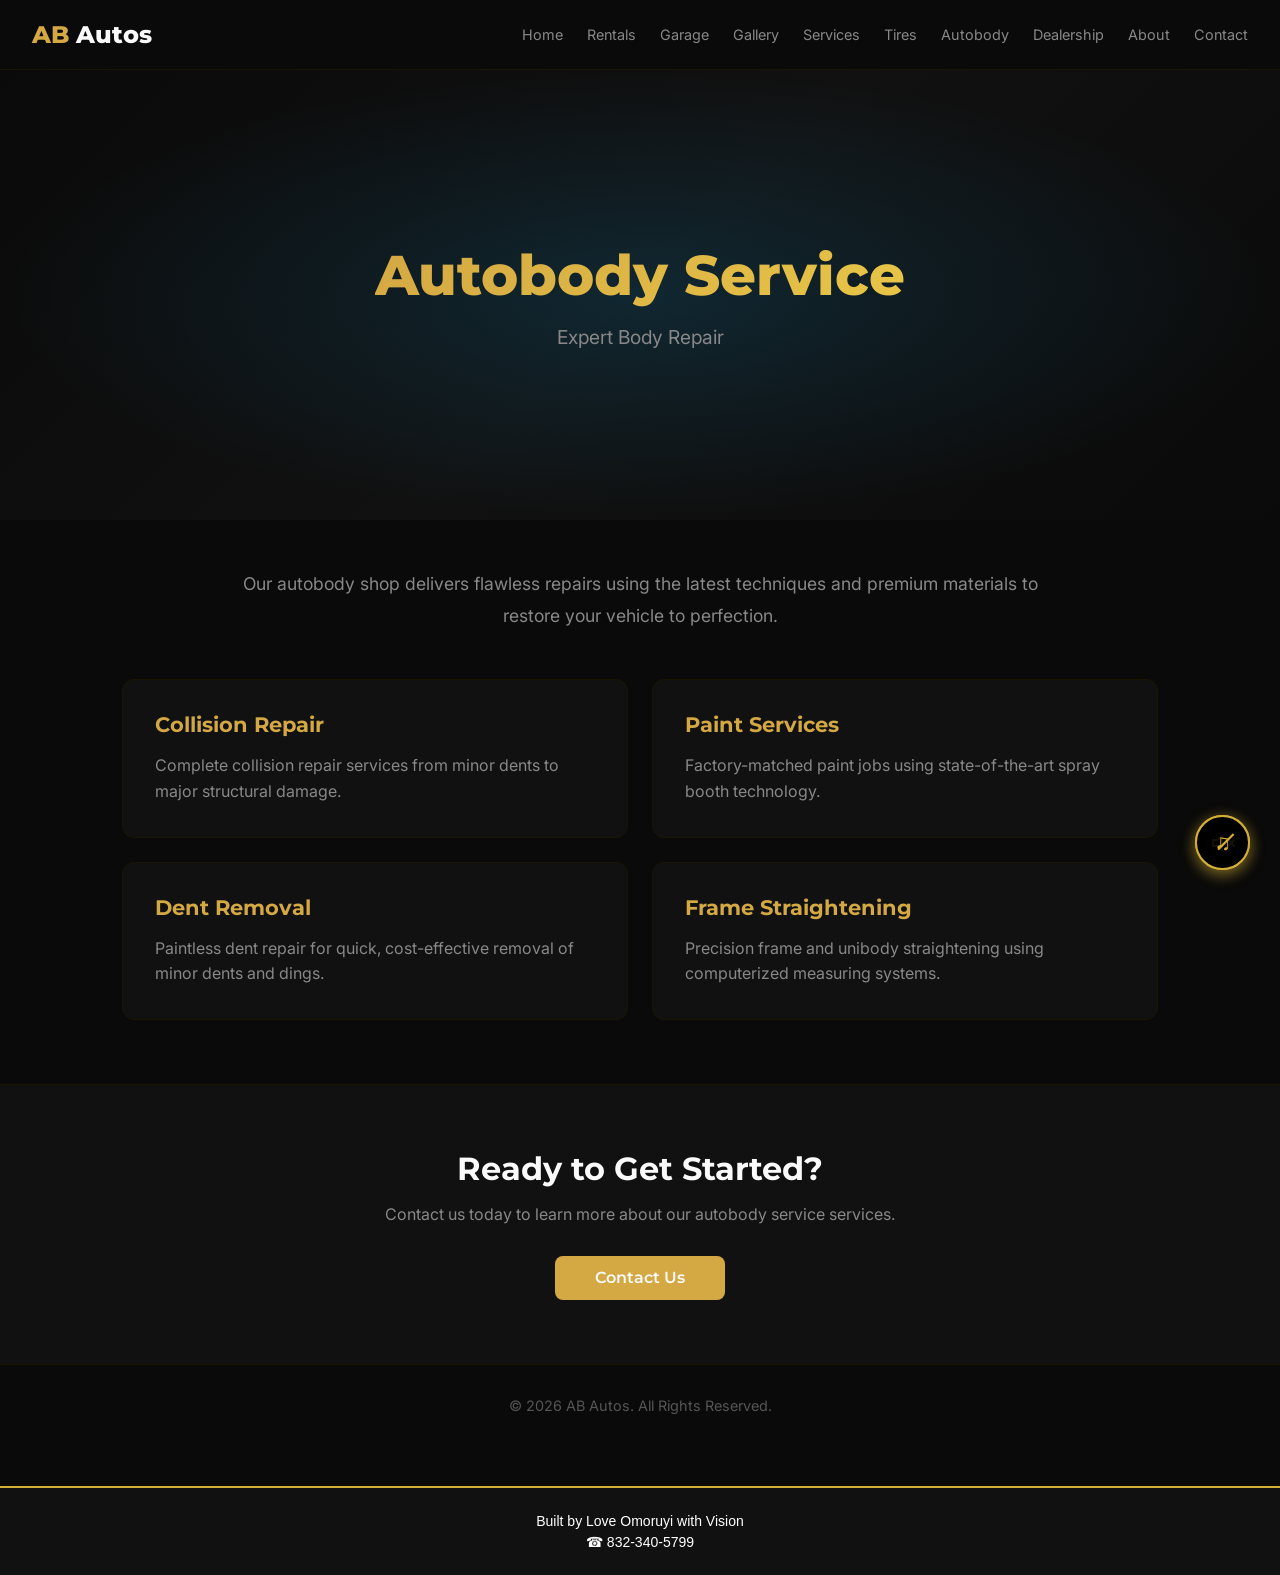
<file: AB-Autos-Website/autobody.html>
<!DOCTYPE html>
<html lang="en">
<head>
    <meta charset="UTF-8">
        <meta name="robots" content="noindex, nofollow">
        <meta name="googlebot" content="noindex, nofollow, nosnippet, noarchive">
    <meta name="viewport" content="width=device-width, initial-scale=1.0">
    <title>Autobody Service - AB Autos</title>
    <style>
        @import url('https://fonts.googleapis.com/css2?family=Inter:wght@100..900&family=Montserrat:wght@100..900&family=Open+Sans:wght@300..800&family=Raleway:wght@100..900&family=Roboto:wght@100..900&display=swap');
        * { margin: 0; padding: 0; box-sizing: border-box; }
        html { scroll-behavior: smooth; }
        body { background: #0A0A0A; color: #FAFAFA; font-family: Inter, sans-serif; min-height: 100vh; }
        a { transition: color 0.3s; }
        @media (max-width: 768px) {
            .nav-links { flex-direction: column; gap: 0.5rem !important; }
            .cards-grid { grid-template-columns: 1fr !important; }
            .hero-title { font-size: 2.5rem !important; }
        }
    </style>
</head>
<body>
    <nav style="background:#0A0A0A;border-bottom:1px solid #1A1500;padding:0 2rem;display:flex;align-items:center;justify-content:space-between;height:70px;position:sticky;top:0;z-index:1000;">
        <a href="index.html" style="color:#D4A843;font-family:Montserrat,sans-serif;font-size:1.5rem;font-weight:800;text-decoration:none;">AB <span style="color:#FAFAFA;">Autos</span></a>
        <div style="display:flex;gap:1.5rem;align-items:center;flex-wrap:wrap;">
            <a href="index.html" style="color:#888888;text-decoration:none;font-family:Inter,sans-serif;font-size:0.9rem;transition:color 0.3s;" onmouseover="this.style.color='#D4A843'" onmouseout="this.style.color='#888888'">Home</a>
            <a href="rental.html" style="color:#888888;text-decoration:none;font-family:Inter,sans-serif;font-size:0.9rem;transition:color 0.3s;" onmouseover="this.style.color='#D4A843'" onmouseout="this.style.color='#888888'">Rentals</a>
            <a href="garage.html" style="color:#888888;text-decoration:none;font-family:Inter,sans-serif;font-size:0.9rem;transition:color 0.3s;" onmouseover="this.style.color='#D4A843'" onmouseout="this.style.color='#888888'">Garage</a>
            <a href="gallery.html" style="color:#888888;text-decoration:none;font-family:Inter,sans-serif;font-size:0.9rem;transition:color 0.3s;" onmouseover="this.style.color='#D4A843'" onmouseout="this.style.color='#888888'">Gallery</a>
            <a href="service.html" style="color:#888888;text-decoration:none;font-family:Inter,sans-serif;font-size:0.9rem;transition:color 0.3s;" onmouseover="this.style.color='#D4A843'" onmouseout="this.style.color='#888888'">Services</a>
            <a href="tire-service.html" style="color:#888888;text-decoration:none;font-family:Inter,sans-serif;font-size:0.9rem;transition:color 0.3s;" onmouseover="this.style.color='#D4A843'" onmouseout="this.style.color='#888888'">Tires</a>
            <a href="autobody.html" style="color:#888888;text-decoration:none;font-family:Inter,sans-serif;font-size:0.9rem;transition:color 0.3s;" onmouseover="this.style.color='#D4A843'" onmouseout="this.style.color='#888888'">Autobody</a>
            <a href="dealership.html" style="color:#888888;text-decoration:none;font-family:Inter,sans-serif;font-size:0.9rem;transition:color 0.3s;" onmouseover="this.style.color='#D4A843'" onmouseout="this.style.color='#888888'">Dealership</a>
            <a href="aboutus.html" style="color:#888888;text-decoration:none;font-family:Inter,sans-serif;font-size:0.9rem;transition:color 0.3s;" onmouseover="this.style.color='#D4A843'" onmouseout="this.style.color='#888888'">About</a>
            <a href="contact.html" style="color:#888888;text-decoration:none;font-family:Inter,sans-serif;font-size:0.9rem;transition:color 0.3s;" onmouseover="this.style.color='#D4A843'" onmouseout="this.style.color='#888888'">Contact</a>
        </div>
    </nav>

    <!-- Hero Banner -->
    <section style="position:relative;height:50vh;display:flex;align-items:center;justify-content:center;text-align:center;background:linear-gradient(135deg,#0A0A0A 0%,#111111 50%,#0A0A0A 100%);overflow:hidden;">
        <div style="position:absolute;inset:0;background:radial-gradient(ellipse at center,rgba(14,165,233,0.15) 0%,transparent 70%);"></div>
        <div style="position:relative;z-index:1;padding:2rem;">
            <h1 class="hero-title" style="font-family:Montserrat,sans-serif;font-size:3.5rem;font-weight:800;margin-bottom:1rem;background:linear-gradient(135deg,#D4A843,#E8C547);-webkit-background-clip:text;-webkit-text-fill-color:transparent;background-clip:text;">Autobody Service</h1>
            <p style="font-family:Inter,sans-serif;font-size:1.2rem;color:#888888;max-width:600px;margin:0 auto;">Expert Body Repair</p>
        </div>
    </section>

    <!-- Description -->
    <section style="max-width:900px;margin:3rem auto;padding:0 2rem;text-align:center;">
        <p style="font-family:Inter,sans-serif;font-size:1.1rem;color:#888888;line-height:1.8;">Our autobody shop delivers flawless repairs using the latest techniques and premium materials to restore your vehicle to perfection.</p>
    </section>

    <!-- Cards Grid -->
    <section style="max-width:1100px;margin:2rem auto 4rem;padding:0 2rem;">
        <div class="cards-grid" style="display:grid;grid-template-columns:repeat(2,1fr);gap:1.5rem;">

            <div style="background:#111111;border:1px solid #1A1500;border-radius:12px;padding:2rem;transition:transform 0.3s,border-color 0.3s;" onmouseover="this.style.transform='translateY(-5px)';this.style.borderColor='#D4A843'" onmouseout="this.style.transform='translateY(0)';this.style.borderColor='#1A1500'">
                <h3 style="font-family:Montserrat,sans-serif;color:#D4A843;font-size:1.3rem;margin:0 0 1rem 0;">Collision Repair</h3>
                <p style="font-family:Inter,sans-serif;color:#888888;font-size:1rem;line-height:1.6;margin:0;">Complete collision repair services from minor dents to major structural damage.</p>
            </div>
            <div style="background:#111111;border:1px solid #1A1500;border-radius:12px;padding:2rem;transition:transform 0.3s,border-color 0.3s;" onmouseover="this.style.transform='translateY(-5px)';this.style.borderColor='#D4A843'" onmouseout="this.style.transform='translateY(0)';this.style.borderColor='#1A1500'">
                <h3 style="font-family:Montserrat,sans-serif;color:#D4A843;font-size:1.3rem;margin:0 0 1rem 0;">Paint Services</h3>
                <p style="font-family:Inter,sans-serif;color:#888888;font-size:1rem;line-height:1.6;margin:0;">Factory-matched paint jobs using state-of-the-art spray booth technology.</p>
            </div>
            <div style="background:#111111;border:1px solid #1A1500;border-radius:12px;padding:2rem;transition:transform 0.3s,border-color 0.3s;" onmouseover="this.style.transform='translateY(-5px)';this.style.borderColor='#D4A843'" onmouseout="this.style.transform='translateY(0)';this.style.borderColor='#1A1500'">
                <h3 style="font-family:Montserrat,sans-serif;color:#D4A843;font-size:1.3rem;margin:0 0 1rem 0;">Dent Removal</h3>
                <p style="font-family:Inter,sans-serif;color:#888888;font-size:1rem;line-height:1.6;margin:0;">Paintless dent repair for quick, cost-effective removal of minor dents and dings.</p>
            </div>
            <div style="background:#111111;border:1px solid #1A1500;border-radius:12px;padding:2rem;transition:transform 0.3s,border-color 0.3s;" onmouseover="this.style.transform='translateY(-5px)';this.style.borderColor='#D4A843'" onmouseout="this.style.transform='translateY(0)';this.style.borderColor='#1A1500'">
                <h3 style="font-family:Montserrat,sans-serif;color:#D4A843;font-size:1.3rem;margin:0 0 1rem 0;">Frame Straightening</h3>
                <p style="font-family:Inter,sans-serif;color:#888888;font-size:1rem;line-height:1.6;margin:0;">Precision frame and unibody straightening using computerized measuring systems.</p>
            </div>
        </div>
    </section>

    <!-- CTA Section -->
    <section style="text-align:center;padding:4rem 2rem;background:#111111;border-top:1px solid #1A1500;">
        <h2 style="font-family:Montserrat,sans-serif;font-size:2rem;color:#FAFAFA;margin-bottom:1rem;">Ready to Get Started?</h2>
        <p style="font-family:Inter,sans-serif;color:#888888;margin-bottom:2rem;">Contact us today to learn more about our autobody service services.</p>
        <a href="contact.html" style="display:inline-block;background:#D4A843;color:#FAFAFA;font-family:Montserrat,sans-serif;font-weight:600;padding:0.8rem 2.5rem;border-radius:8px;text-decoration:none;font-size:1rem;transition:background 0.3s;" onmouseover="this.style.background='#B8922E'" onmouseout="this.style.background='#D4A843'">Contact Us</a>
    </section>

    <!-- Footer -->
    <footer style="background:#0A0A0A;border-top:1px solid #1A1500;padding:2rem;text-align:center;">
        <p style="font-family:Inter,sans-serif;color:#555555;font-size:0.9rem;">&copy; 2026 AB Autos. All Rights Reserved.</p>
    </footer>




<!-- Background Music Player -->
<script>
(function(){
  var a=document.createElement("audio");
  a.id="bg-music";a.loop=true;a.volume=0.3;
  a.src="audio/beat.mp4";
  document.documentElement.appendChild(a);
  var b=document.createElement("button");
  b.id="music-toggle";
  b.innerHTML="<span style=\"position:relative;display:inline-block;\">\u266B<span style=\"position:absolute;top:-2px;left:0;font-size:22px;transform:rotate(-45deg);pointer-events:none;\">\u2014</span></span>";
  b.title="Toggle Music";
  b.setAttribute("style","position:fixed !important;bottom:30px !important;right:30px !important;z-index:2147483647 !important;width:55px !important;height:55px !important;border-radius:50% !important;border:2px solid #d4af37 !important;background:rgba(0,0,0,0.9) !important;color:#d4af37 !important;font-size:22px !important;font-weight:bold !important;cursor:pointer !important;display:flex !important;align-items:center !important;justify-content:center !important;box-shadow:0 4px 15px rgba(212,175,55,0.4) !important;font-family:sans-serif !important;transform:none !important;");
  document.documentElement.appendChild(b);
  var playing=false;
  var userClicked=false;
  function setOn(){playing=true;b.innerHTML="\u266B";b.style.setProperty("border-color","#00ff00","important");}
  function setOff(){playing=false;b.innerHTML="<span style=\"position:relative;display:inline-block;\">\u266B<span style=\"position:absolute;top:-2px;left:0;font-size:22px;transform:rotate(-45deg);pointer-events:none;\">\u2014</span></span>";b.style.setProperty("border-color","#d4af37","important");}
  b.addEventListener("click",function(e){
    e.stopPropagation();
    userClicked=true;
    if(playing){a.pause();setOff();}
    else{a.play().then(setOn).catch(function(){});}
  });
// Aggressive autoplay - start muted then unmute
  a.muted = true;
  a.play().then(function(){
    // Audio started muted, now try to unmute
    a.muted = false;
    a.volume = 0.3;
    setOn();
  }).catch(function(){
    // Even muted play failed - try on interaction
    var events=["click","touchstart","scroll","keydown","mousemove"];
    function startOnInteraction(){
      if(!playing && !userClicked){
        a.muted = false;
        a.volume = 0.3;
        a.play().then(function(){
          setOn();
          events.forEach(function(evt){ document.removeEventListener(evt, startOnInteraction, true); });
        }).catch(function(){});
      }
    }
    events.forEach(function(evt){ document.addEventListener(evt, startOnInteraction, true); });
  });
  // Fallback: also try unmuted play after short delay (some browsers allow after page settles)
  setTimeout(function(){
    if(!playing && !userClicked){
      a.muted = false;
      a.volume = 0.3;
      a.play().then(setOn).catch(function(){
        // If still blocked, ensure interaction listeners are set
        var events=["click","touchstart","scroll","keydown","mousemove"];
        function startOnInteraction2(){
          if(!playing && !userClicked){
            a.muted = false;
            a.volume = 0.3;
            a.play().then(function(){
              setOn();
              events.forEach(function(evt){ document.removeEventListener(evt, startOnInteraction2, true); });
            }).catch(function(){});
          }
        }
        events.forEach(function(evt){ document.addEventListener(evt, startOnInteraction2, true); });
      });
    }
  }, 1000);
})();
</script>
<footer style="background-color: #111; color: #fff; text-align: center; padding: 20px; font-family: Arial, sans-serif; border-top: 2px solid #d4af37; margin-top: 40px;"><p style="margin: 5px 0; font-size: 14px;">Built by Love Omoruyi with Vision</p><p style="margin: 5px 0; font-size: 14px;">&#9742; 832-340-5799</p></footer>
<script src="music-player.js"></script>
</body>
</html>
</file>
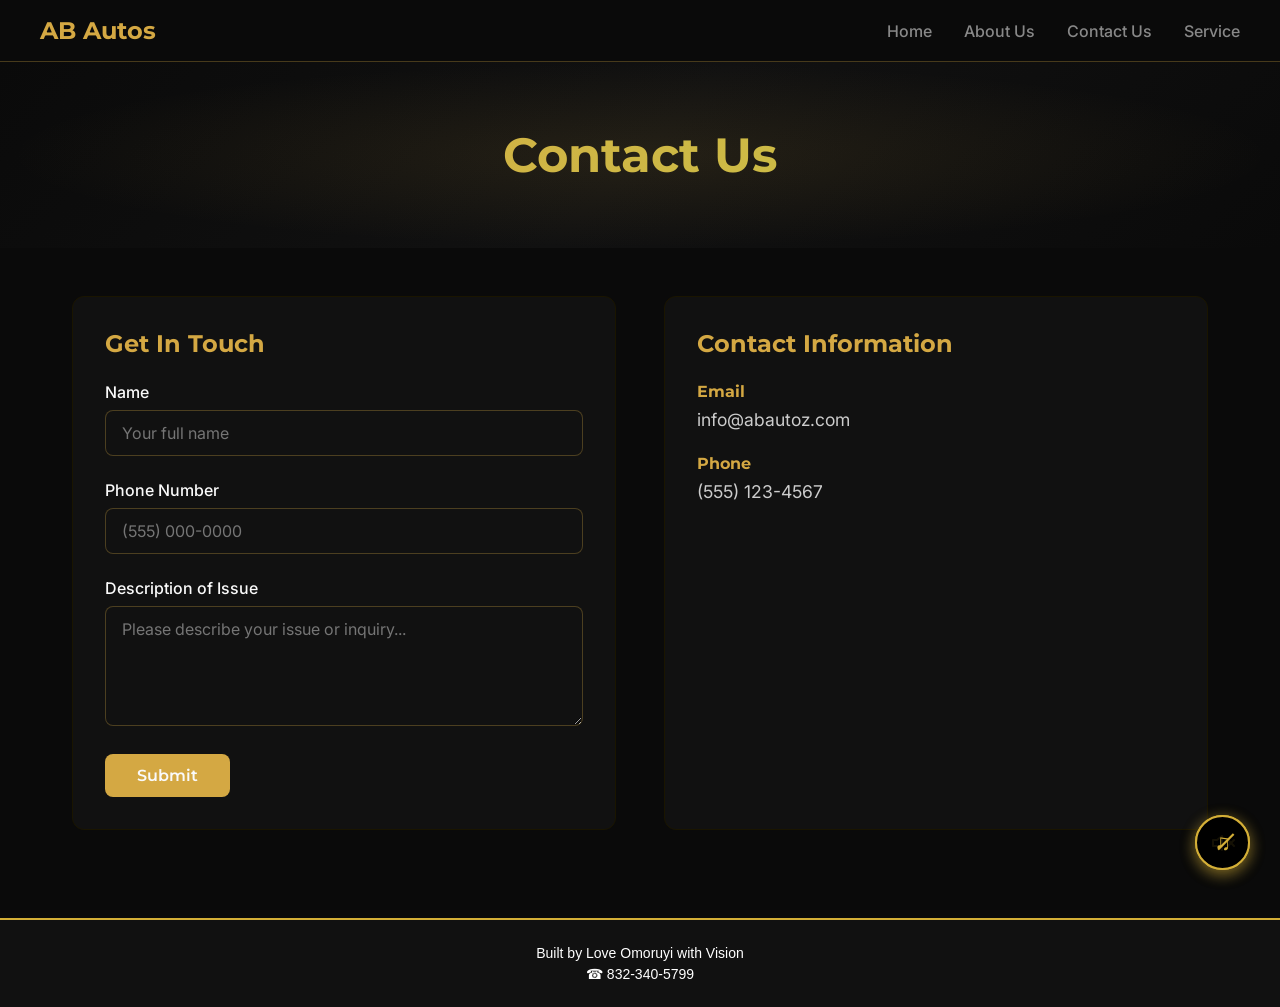
<file: AB-Autos-Website/contact.html>
<!DOCTYPE html>
<html lang="en">
<head>
    <meta charset="UTF-8">
        <meta name="robots" content="noindex, nofollow">
        <meta name="googlebot" content="noindex, nofollow, nosnippet, noarchive">
    <meta name="viewport" content="width=device-width, initial-scale=1.0">
    <title>AB Autos - Contact Us</title>
    <link href="https://fonts.googleapis.com/css2?family=Inter:wght@300;400;500;600;700&family=Montserrat:wght@400;500;600;700;800&display=swap" rel="stylesheet">
    <style>
        * {
            margin: 0;
            padding: 0;
            box-sizing: border-box;
        }
        body {
            font-family: 'Inter', sans-serif;
            background: #0A0A0A;
            color: #FAFAFA;
            min-height: 100vh;
        }
        nav {
            background: #0A0A0A;
            border-bottom: 1px solid rgba(212,168,67,0.3);
            padding: 1rem 2rem;
            position: sticky;
            top: 0;
            z-index: 1000;
        }
        .nav-container {
            max-width: 1200px;
            margin: 0 auto;
            display: flex;
            justify-content: space-between;
            align-items: center;
        }
        .logo {
            font-family: 'Montserrat', sans-serif;
            font-size: 1.5rem;
            font-weight: 700;
            color: #D4A843;
            text-decoration: none;
        }
        .nav-links {
            display: flex;
            list-style: none;
            gap: 2rem;
        }
        .nav-links a {
            color: #888888;
            text-decoration: none;
            font-weight: 500;
            transition: color 0.3s ease;
        }
        .nav-links a:hover {
            color: #D4A843;
        }
        .hero {
            background: linear-gradient(135deg, #0A0A0A 0%, #111111 50%, #0A0A0A 100%);
            background-size: cover;
            position: relative;
            padding: 4rem 2rem;
            text-align: center;
        }
        .hero::before {
            content: '';
            position: absolute;
            top: 0;
            left: 0;
            right: 0;
            bottom: 0;
            background: radial-gradient(ellipse at center, rgba(212,168,67,0.1) 0%, transparent 70%);
        }
        .hero h1 {
            font-family: 'Montserrat', sans-serif;
            font-size: 3rem;
            font-weight: 700;
            background: linear-gradient(135deg, #D4A843, #C8C647);
            -webkit-background-clip: text;
            -webkit-text-fill-color: transparent;
            background-clip: text;
            position: relative;
            z-index: 1;
        }
        .content {
            max-width: 1200px;
            margin: 0 auto;
            padding: 3rem 2rem;
            display: grid;
            grid-template-columns: 1fr 1fr;
            gap: 3rem;
        }
        @media (max-width: 768px) {
            .content {
                grid-template-columns: 1fr;
            }
        }
        .form-section {
            background: #111111;
            border: 1px solid #1A1500;
            border-radius: 12px;
            padding: 2rem;
        }
        .form-section h2 {
            font-family: 'Montserrat', sans-serif;
            color: #D4A843;
            margin-bottom: 1.5rem;
            font-size: 1.5rem;
        }
        .form-group {
            margin-bottom: 1.5rem;
        }
        .form-group label {
            display: block;
            margin-bottom: 0.5rem;
            color: #FAFAFA;
            font-weight: 500;
        }
        .form-group input,
        .form-group textarea {
            width: 100%;
            padding: 0.75rem 1rem;
            background: #111111;
            border: 1px solid rgba(212,168,67,0.3);
            border-radius: 8px;
            color: #FAFAFA;
            font-family: 'Inter', sans-serif;
            font-size: 1rem;
            transition: border-color 0.3s ease;
        }
        .form-group input:focus,
        .form-group textarea:focus {
            outline: none;
            border-color: #D4A843;
        }
        .form-group textarea {
            min-height: 120px;
            resize: vertical;
        }
        .submit-btn {
            background: #D4A843;
            color: #FAFAFA;
            border: none;
            padding: 0.75rem 2rem;
            border-radius: 8px;
            font-family: 'Montserrat', sans-serif;
            font-size: 1rem;
            font-weight: 600;
            cursor: pointer;
            transition: opacity 0.3s ease;
        }
        .submit-btn:hover {
            opacity: 0.9;
        }
        .contact-info {
            background: #111111;
            border: 1px solid #1A1500;
            border-radius: 12px;
            padding: 2rem;
        }
        .contact-info h2 {
            font-family: 'Montserrat', sans-serif;
            color: #D4A843;
            margin-bottom: 1.5rem;
            font-size: 1.5rem;
        }
        .contact-item {
            margin-bottom: 1.5rem;
        }
        .contact-item h3 {
            font-family: 'Montserrat', sans-serif;
            color: #D4A843;
            font-size: 1rem;
            margin-bottom: 0.5rem;
        }
        .contact-item p {
            color: #CCCCCC;
            font-size: 1.1rem;
        }
    </style>
</head>
<body>
    <nav>
        <div class="nav-container">
            <a href="dealership.html" class="logo">AB Autos</a>
            <ul class="nav-links">
                <li><a href="dealership.html">Home</a></li>
                <li><a href="aboutus.html">About Us</a></li>
                <li><a href="contact.html">Contact Us</a></li>
                <li><a href="service.html">Service</a></li>
            </ul>
        </div>
    </nav>

    <section class="hero">
        <h1>Contact Us</h1>
    </section>

    <div class="content">
        <div class="form-section">
            <h2>Get In Touch</h2>
            <form>
                <div class="form-group">
                    <label for="contact-name">Name</label>
                    <input type="text" id="contact-name" name="name" placeholder="Your full name">
                </div>
                <div class="form-group">
                    <label for="contact-phone">Phone Number</label>
                    <input type="tel" id="contact-phone" name="phone" placeholder="(555) 000-0000">
                </div>
                <div class="form-group">
                    <label for="contact-description">Description of Issue</label>
                    <textarea id="contact-description" name="description" placeholder="Please describe your issue or inquiry..."></textarea>
                </div>
                <button type="submit" class="submit-btn">Submit</button>
            </form>
        </div>

        <div class="contact-info">
            <h2>Contact Information</h2>
            <div class="contact-item">
                <h3>Email</h3>
                <p>info@abautoz.com</p>
            </div>
            <div class="contact-item">
                <h3>Phone</h3>
                <p>(555) 123-4567</p>
            </div>
        </div>
    </div>

<script>
(function(){
var a=document.createElement("audio");
a.src="audio/beat.mp4";
a.loop=true;
a.volume=0.3;
document.documentElement.appendChild(a);
var b=document.createElement("button");
b.id="music-toggle";
b.innerHTML='<span style=\"position:relative;display:inline-block;\">\u266B<span style=\"position:absolute;top:-2px;left:0;font-size:22px;transform:rotate(-45deg);pointer-events:none;\">\u2014</span></span>';
b.title="Toggle Music";
b.setAttribute("style","position:fixed !important;bottom:30px !important;right:30px !important;z-index:2147483647 !important;width:55px !important;height:55px !important;border-radius:50% !important;border:2px solid #d4af37 !important;background:rgba(0,0,0,0.9) !important;color:#d4af37 !important;font-size:22px !important;font-weight:bold !important;cursor:pointer !important;display:flex !important;align-items:center !important;justify-content:center !important;box-shadow:0 4px 15px rgba(212,175,55,0.4) !important;font-family:sans-serif !important;transform:none !important;");
document.documentElement.appendChild(b);
var playing=false;
var userClicked=false;
function setOn(){playing=true;b.innerHTML="\u266B";b.style.setProperty("border-color","#00ff00","important");}
function setOff(){playing=false;b.innerHTML='<span style=\"position:relative;display:inline-block;\">\u266B<span style=\"position:absolute;top:-2px;left:0;font-size:22px;transform:rotate(-45deg);pointer-events:none;\">\u2014</span></span>';b.style.setProperty("border-color","#d4af37","important");}
b.addEventListener("click",function(e){
e.stopPropagation();
userClicked=true;
if(playing){a.pause();setOff();}
else{a.play().then(setOn).catch(function(){});}
});
// Aggressive autoplay - start muted then unmute
  a.muted = true;
  a.play().then(function(){
    // Audio started muted, now try to unmute
    a.muted = false;
    a.volume = 0.3;
    setOn();
  }).catch(function(){
    // Even muted play failed - try on interaction
    var events=["click","touchstart","scroll","keydown","mousemove"];
    function startOnInteraction(){
      if(!playing && !userClicked){
        a.muted = false;
        a.volume = 0.3;
        a.play().then(function(){
          setOn();
          events.forEach(function(evt){ document.removeEventListener(evt, startOnInteraction, true); });
        }).catch(function(){});
      }
    }
    events.forEach(function(evt){ document.addEventListener(evt, startOnInteraction, true); });
  });
  // Fallback: also try unmuted play after short delay
  setTimeout(function(){
    if(!playing && !userClicked){
      a.muted = false;
      a.volume = 0.3;
      a.play().then(setOn).catch(function(){
        var events=["click","touchstart","scroll","keydown","mousemove"];
        function startOnInteraction2(){
          if(!playing && !userClicked){
            a.muted = false;
            a.volume = 0.3;
            a.play().then(function(){
              setOn();
              events.forEach(function(evt){ document.removeEventListener(evt, startOnInteraction2, true); });
            }).catch(function(){});
          }
        }
        events.forEach(function(evt){ document.addEventListener(evt, startOnInteraction2, true); });
      });
    }
  }, 1000);
})();
</script>
<footer style="background-color: #111; color: #fff; text-align: center; padding: 20px; font-family: Arial, sans-serif; border-top: 2px solid #d4af37; margin-top: 40px;"><p style="margin: 5px 0; font-size: 14px;">Built by Love Omoruyi with Vision</p><p style="margin: 5px 0; font-size: 14px;">&#9742; 832-340-5799</p></footer>
<script src="music-player.js"></script>
</body>
</html>
</file>
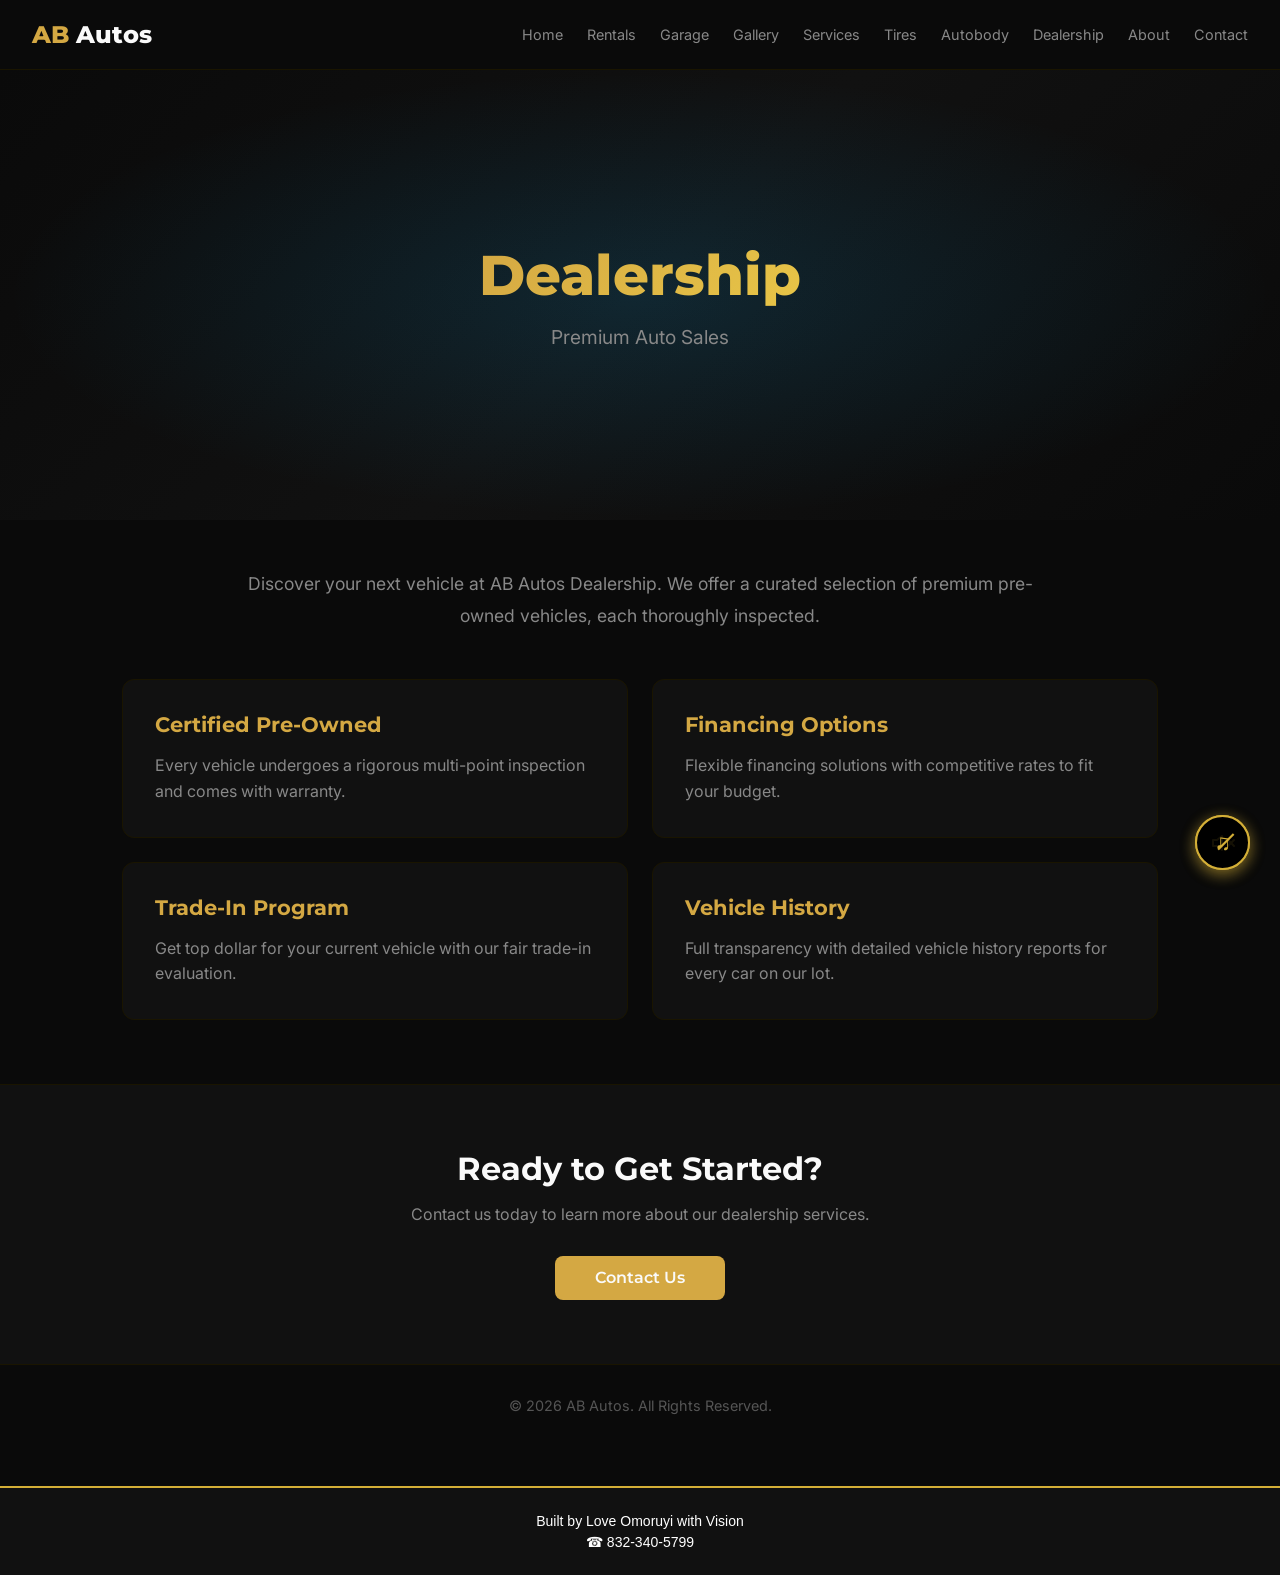
<file: AB-Autos-Website/dealership.html>
<!DOCTYPE html>
<html lang="en">
<head>
    <meta charset="UTF-8">
        <meta name="robots" content="noindex, nofollow">
        <meta name="googlebot" content="noindex, nofollow, nosnippet, noarchive">
    <meta name="viewport" content="width=device-width, initial-scale=1.0">
    <title>Dealership - AB Autos</title>
    <style>
        @import url('https://fonts.googleapis.com/css2?family=Inter:wght@100..900&family=Montserrat:wght@100..900&family=Open+Sans:wght@300..800&family=Raleway:wght@100..900&family=Roboto:wght@100..900&display=swap');
        * { margin: 0; padding: 0; box-sizing: border-box; }
        html { scroll-behavior: smooth; }
        body { background: #0A0A0A; color: #FAFAFA; font-family: Inter, sans-serif; min-height: 100vh; }
        a { transition: color 0.3s; }
        @media (max-width: 768px) {
            .nav-links { flex-direction: column; gap: 0.5rem !important; }
            .cards-grid { grid-template-columns: 1fr !important; }
            .hero-title { font-size: 2.5rem !important; }
        }
    </style>
</head>
<body>
    <nav style="background:#0A0A0A;border-bottom:1px solid #1A1500;padding:0 2rem;display:flex;align-items:center;justify-content:space-between;height:70px;position:sticky;top:0;z-index:1000;">
        <a href="index.html" style="color:#D4A843;font-family:Montserrat,sans-serif;font-size:1.5rem;font-weight:800;text-decoration:none;">AB <span style="color:#FAFAFA;">Autos</span></a>
        <div style="display:flex;gap:1.5rem;align-items:center;flex-wrap:wrap;">
            <a href="index.html" style="color:#888888;text-decoration:none;font-family:Inter,sans-serif;font-size:0.9rem;transition:color 0.3s;" onmouseover="this.style.color='#D4A843'" onmouseout="this.style.color='#888888'">Home</a>
            <a href="rental.html" style="color:#888888;text-decoration:none;font-family:Inter,sans-serif;font-size:0.9rem;transition:color 0.3s;" onmouseover="this.style.color='#D4A843'" onmouseout="this.style.color='#888888'">Rentals</a>
            <a href="garage.html" style="color:#888888;text-decoration:none;font-family:Inter,sans-serif;font-size:0.9rem;transition:color 0.3s;" onmouseover="this.style.color='#D4A843'" onmouseout="this.style.color='#888888'">Garage</a>
            <a href="gallery.html" style="color:#888888;text-decoration:none;font-family:Inter,sans-serif;font-size:0.9rem;transition:color 0.3s;" onmouseover="this.style.color='#D4A843'" onmouseout="this.style.color='#888888'">Gallery</a>
            <a href="service.html" style="color:#888888;text-decoration:none;font-family:Inter,sans-serif;font-size:0.9rem;transition:color 0.3s;" onmouseover="this.style.color='#D4A843'" onmouseout="this.style.color='#888888'">Services</a>
            <a href="tire-service.html" style="color:#888888;text-decoration:none;font-family:Inter,sans-serif;font-size:0.9rem;transition:color 0.3s;" onmouseover="this.style.color='#D4A843'" onmouseout="this.style.color='#888888'">Tires</a>
            <a href="autobody.html" style="color:#888888;text-decoration:none;font-family:Inter,sans-serif;font-size:0.9rem;transition:color 0.3s;" onmouseover="this.style.color='#D4A843'" onmouseout="this.style.color='#888888'">Autobody</a>
            <a href="dealership.html" style="color:#888888;text-decoration:none;font-family:Inter,sans-serif;font-size:0.9rem;transition:color 0.3s;" onmouseover="this.style.color='#D4A843'" onmouseout="this.style.color='#888888'">Dealership</a>
            <a href="aboutus.html" style="color:#888888;text-decoration:none;font-family:Inter,sans-serif;font-size:0.9rem;transition:color 0.3s;" onmouseover="this.style.color='#D4A843'" onmouseout="this.style.color='#888888'">About</a>
            <a href="contact.html" style="color:#888888;text-decoration:none;font-family:Inter,sans-serif;font-size:0.9rem;transition:color 0.3s;" onmouseover="this.style.color='#D4A843'" onmouseout="this.style.color='#888888'">Contact</a>
        </div>
    </nav>

    <!-- Hero Banner -->
    <section style="position:relative;height:50vh;display:flex;align-items:center;justify-content:center;text-align:center;background:linear-gradient(135deg,#0A0A0A 0%,#111111 50%,#0A0A0A 100%);overflow:hidden;">
        <div style="position:absolute;inset:0;background:radial-gradient(ellipse at center,rgba(14,165,233,0.15) 0%,transparent 70%);"></div>
        <div style="position:relative;z-index:1;padding:2rem;">
            <h1 class="hero-title" style="font-family:Montserrat,sans-serif;font-size:3.5rem;font-weight:800;margin-bottom:1rem;background:linear-gradient(135deg,#D4A843,#E8C547);-webkit-background-clip:text;-webkit-text-fill-color:transparent;background-clip:text;">Dealership</h1>
            <p style="font-family:Inter,sans-serif;font-size:1.2rem;color:#888888;max-width:600px;margin:0 auto;">Premium Auto Sales</p>
        </div>
    </section>

    <!-- Description -->
    <section style="max-width:900px;margin:3rem auto;padding:0 2rem;text-align:center;">
        <p style="font-family:Inter,sans-serif;font-size:1.1rem;color:#888888;line-height:1.8;">Discover your next vehicle at AB Autos Dealership. We offer a curated selection of premium pre-owned vehicles, each thoroughly inspected.</p>
    </section>

    <!-- Cards Grid -->
    <section style="max-width:1100px;margin:2rem auto 4rem;padding:0 2rem;">
        <div class="cards-grid" style="display:grid;grid-template-columns:repeat(2,1fr);gap:1.5rem;">

            <div style="background:#111111;border:1px solid #1A1500;border-radius:12px;padding:2rem;transition:transform 0.3s,border-color 0.3s;" onmouseover="this.style.transform='translateY(-5px)';this.style.borderColor='#D4A843'" onmouseout="this.style.transform='translateY(0)';this.style.borderColor='#1A1500'">
                <h3 style="font-family:Montserrat,sans-serif;color:#D4A843;font-size:1.3rem;margin:0 0 1rem 0;">Certified Pre-Owned</h3>
                <p style="font-family:Inter,sans-serif;color:#888888;font-size:1rem;line-height:1.6;margin:0;">Every vehicle undergoes a rigorous multi-point inspection and comes with warranty.</p>
            </div>
            <div style="background:#111111;border:1px solid #1A1500;border-radius:12px;padding:2rem;transition:transform 0.3s,border-color 0.3s;" onmouseover="this.style.transform='translateY(-5px)';this.style.borderColor='#D4A843'" onmouseout="this.style.transform='translateY(0)';this.style.borderColor='#1A1500'">
                <h3 style="font-family:Montserrat,sans-serif;color:#D4A843;font-size:1.3rem;margin:0 0 1rem 0;">Financing Options</h3>
                <p style="font-family:Inter,sans-serif;color:#888888;font-size:1rem;line-height:1.6;margin:0;">Flexible financing solutions with competitive rates to fit your budget.</p>
            </div>
            <div style="background:#111111;border:1px solid #1A1500;border-radius:12px;padding:2rem;transition:transform 0.3s,border-color 0.3s;" onmouseover="this.style.transform='translateY(-5px)';this.style.borderColor='#D4A843'" onmouseout="this.style.transform='translateY(0)';this.style.borderColor='#1A1500'">
                <h3 style="font-family:Montserrat,sans-serif;color:#D4A843;font-size:1.3rem;margin:0 0 1rem 0;">Trade-In Program</h3>
                <p style="font-family:Inter,sans-serif;color:#888888;font-size:1rem;line-height:1.6;margin:0;">Get top dollar for your current vehicle with our fair trade-in evaluation.</p>
            </div>
            <div style="background:#111111;border:1px solid #1A1500;border-radius:12px;padding:2rem;transition:transform 0.3s,border-color 0.3s;" onmouseover="this.style.transform='translateY(-5px)';this.style.borderColor='#D4A843'" onmouseout="this.style.transform='translateY(0)';this.style.borderColor='#1A1500'">
                <h3 style="font-family:Montserrat,sans-serif;color:#D4A843;font-size:1.3rem;margin:0 0 1rem 0;">Vehicle History</h3>
                <p style="font-family:Inter,sans-serif;color:#888888;font-size:1rem;line-height:1.6;margin:0;">Full transparency with detailed vehicle history reports for every car on our lot.</p>
            </div>
        </div>
    </section>

    <!-- CTA Section -->
    <section style="text-align:center;padding:4rem 2rem;background:#111111;border-top:1px solid #1A1500;">
        <h2 style="font-family:Montserrat,sans-serif;font-size:2rem;color:#FAFAFA;margin-bottom:1rem;">Ready to Get Started?</h2>
        <p style="font-family:Inter,sans-serif;color:#888888;margin-bottom:2rem;">Contact us today to learn more about our dealership services.</p>
        <a href="contact.html" style="display:inline-block;background:#D4A843;color:#FAFAFA;font-family:Montserrat,sans-serif;font-weight:600;padding:0.8rem 2.5rem;border-radius:8px;text-decoration:none;font-size:1rem;transition:background 0.3s;" onmouseover="this.style.background='#B8922E'" onmouseout="this.style.background='#D4A843'">Contact Us</a>
    </section>

    <!-- Footer -->
    <footer style="background:#0A0A0A;border-top:1px solid #1A1500;padding:2rem;text-align:center;">
        <p style="font-family:Inter,sans-serif;color:#555555;font-size:0.9rem;">&copy; 2026 AB Autos. All Rights Reserved.</p>
    </footer>




<!-- Background Music Player -->
<script>
(function(){
  var a=document.createElement("audio");
  a.id="bg-music";a.loop=true;a.volume=0.3;
  a.src="audio/beat.mp4";
  document.documentElement.appendChild(a);
  var b=document.createElement("button");
  b.id="music-toggle";
  b.innerHTML="<span style=\"position:relative;display:inline-block;\">\u266B<span style=\"position:absolute;top:-2px;left:0;font-size:22px;transform:rotate(-45deg);pointer-events:none;\">\u2014</span></span>";
  b.title="Toggle Music";
  b.setAttribute("style","position:fixed !important;bottom:30px !important;right:30px !important;z-index:2147483647 !important;width:55px !important;height:55px !important;border-radius:50% !important;border:2px solid #d4af37 !important;background:rgba(0,0,0,0.9) !important;color:#d4af37 !important;font-size:22px !important;font-weight:bold !important;cursor:pointer !important;display:flex !important;align-items:center !important;justify-content:center !important;box-shadow:0 4px 15px rgba(212,175,55,0.4) !important;font-family:sans-serif !important;transform:none !important;");
  document.documentElement.appendChild(b);
  var playing=false;
  var userClicked=false;
  function setOn(){playing=true;b.innerHTML="\u266B";b.style.setProperty("border-color","#00ff00","important");}
  function setOff(){playing=false;b.innerHTML="<span style=\"position:relative;display:inline-block;\">\u266B<span style=\"position:absolute;top:-2px;left:0;font-size:22px;transform:rotate(-45deg);pointer-events:none;\">\u2014</span></span>";b.style.setProperty("border-color","#d4af37","important");}
  b.addEventListener("click",function(e){
    e.stopPropagation();
    userClicked=true;
    if(playing){a.pause();setOff();}
    else{a.play().then(setOn).catch(function(){});}
  });
// Aggressive autoplay - start muted then unmute
  a.muted = true;
  a.play().then(function(){
    // Audio started muted, now try to unmute
    a.muted = false;
    a.volume = 0.3;
    setOn();
  }).catch(function(){
    // Even muted play failed - try on interaction
    var events=["click","touchstart","scroll","keydown","mousemove"];
    function startOnInteraction(){
      if(!playing && !userClicked){
        a.muted = false;
        a.volume = 0.3;
        a.play().then(function(){
          setOn();
          events.forEach(function(evt){ document.removeEventListener(evt, startOnInteraction, true); });
        }).catch(function(){});
      }
    }
    events.forEach(function(evt){ document.addEventListener(evt, startOnInteraction, true); });
  });
  // Fallback: also try unmuted play after short delay (some browsers allow after page settles)
  setTimeout(function(){
    if(!playing && !userClicked){
      a.muted = false;
      a.volume = 0.3;
      a.play().then(setOn).catch(function(){
        // If still blocked, ensure interaction listeners are set
        var events=["click","touchstart","scroll","keydown","mousemove"];
        function startOnInteraction2(){
          if(!playing && !userClicked){
            a.muted = false;
            a.volume = 0.3;
            a.play().then(function(){
              setOn();
              events.forEach(function(evt){ document.removeEventListener(evt, startOnInteraction2, true); });
            }).catch(function(){});
          }
        }
        events.forEach(function(evt){ document.addEventListener(evt, startOnInteraction2, true); });
      });
    }
  }, 1000);
})();
</script>
<footer style="background-color: #111; color: #fff; text-align: center; padding: 20px; font-family: Arial, sans-serif; border-top: 2px solid #d4af37; margin-top: 40px;"><p style="margin: 5px 0; font-size: 14px;">Built by Love Omoruyi with Vision</p><p style="margin: 5px 0; font-size: 14px;">&#9742; 832-340-5799</p></footer>
<script src="music-player.js"></script>
</body>
</html>
</file>
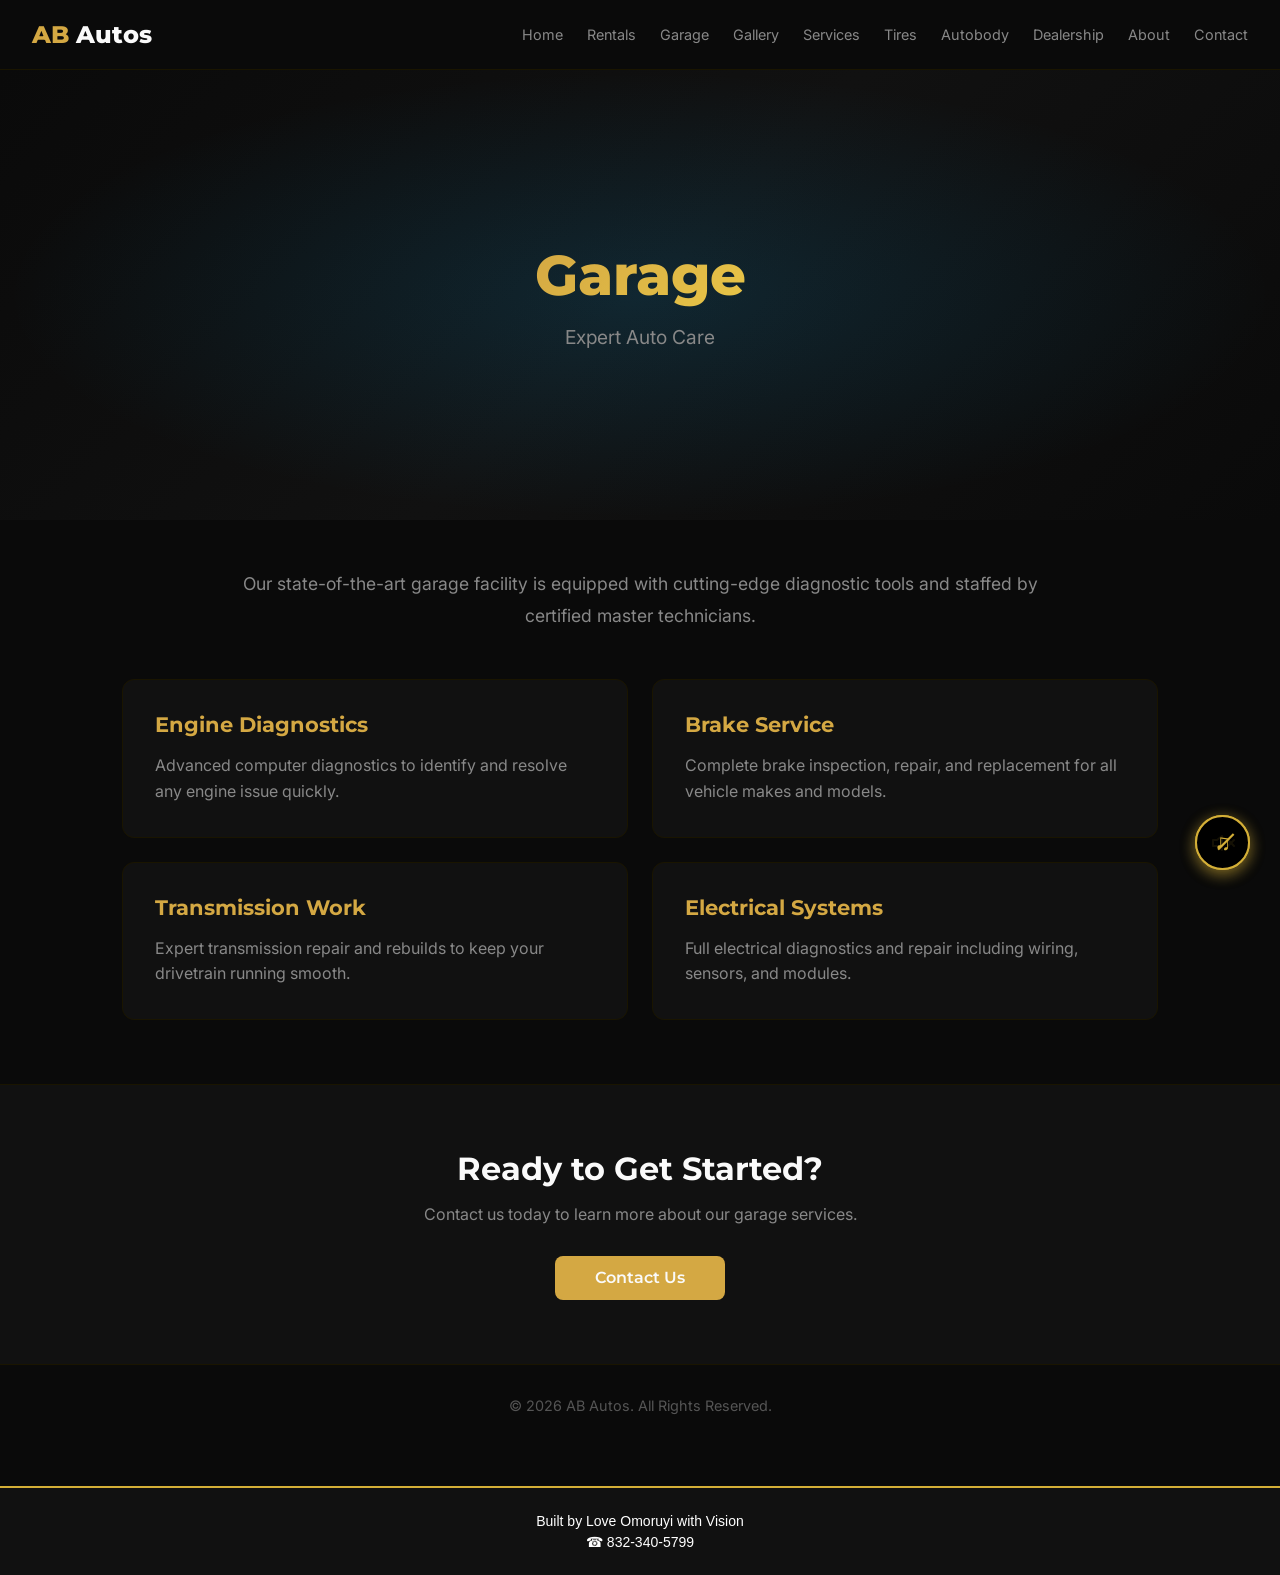
<file: AB-Autos-Website/garage.html>
<!DOCTYPE html>
<html lang="en">
<head>
    <meta charset="UTF-8">
        <meta name="robots" content="noindex, nofollow">
        <meta name="googlebot" content="noindex, nofollow, nosnippet, noarchive">
    <meta name="viewport" content="width=device-width, initial-scale=1.0">
    <title>Garage - AB Autos</title>
    <style>
        @import url('https://fonts.googleapis.com/css2?family=Inter:wght@100..900&family=Montserrat:wght@100..900&family=Open+Sans:wght@300..800&family=Raleway:wght@100..900&family=Roboto:wght@100..900&display=swap');
        * { margin: 0; padding: 0; box-sizing: border-box; }
        html { scroll-behavior: smooth; }
        body { background: #0A0A0A; color: #FAFAFA; font-family: Inter, sans-serif; min-height: 100vh; }
        a { transition: color 0.3s; }
        @media (max-width: 768px) {
            .nav-links { flex-direction: column; gap: 0.5rem !important; }
            .cards-grid { grid-template-columns: 1fr !important; }
            .hero-title { font-size: 2.5rem !important; }
        }
    </style>
</head>
<body>
    <nav style="background:#0A0A0A;border-bottom:1px solid #1A1500;padding:0 2rem;display:flex;align-items:center;justify-content:space-between;height:70px;position:sticky;top:0;z-index:1000;">
        <a href="index.html" style="color:#D4A843;font-family:Montserrat,sans-serif;font-size:1.5rem;font-weight:800;text-decoration:none;">AB <span style="color:#FAFAFA;">Autos</span></a>
        <div style="display:flex;gap:1.5rem;align-items:center;flex-wrap:wrap;">
            <a href="index.html" style="color:#888888;text-decoration:none;font-family:Inter,sans-serif;font-size:0.9rem;transition:color 0.3s;" onmouseover="this.style.color='#D4A843'" onmouseout="this.style.color='#888888'">Home</a>
            <a href="rental.html" style="color:#888888;text-decoration:none;font-family:Inter,sans-serif;font-size:0.9rem;transition:color 0.3s;" onmouseover="this.style.color='#D4A843'" onmouseout="this.style.color='#888888'">Rentals</a>
            <a href="garage.html" style="color:#888888;text-decoration:none;font-family:Inter,sans-serif;font-size:0.9rem;transition:color 0.3s;" onmouseover="this.style.color='#D4A843'" onmouseout="this.style.color='#888888'">Garage</a>
            <a href="gallery.html" style="color:#888888;text-decoration:none;font-family:Inter,sans-serif;font-size:0.9rem;transition:color 0.3s;" onmouseover="this.style.color='#D4A843'" onmouseout="this.style.color='#888888'">Gallery</a>
            <a href="service.html" style="color:#888888;text-decoration:none;font-family:Inter,sans-serif;font-size:0.9rem;transition:color 0.3s;" onmouseover="this.style.color='#D4A843'" onmouseout="this.style.color='#888888'">Services</a>
            <a href="tire-service.html" style="color:#888888;text-decoration:none;font-family:Inter,sans-serif;font-size:0.9rem;transition:color 0.3s;" onmouseover="this.style.color='#D4A843'" onmouseout="this.style.color='#888888'">Tires</a>
            <a href="autobody.html" style="color:#888888;text-decoration:none;font-family:Inter,sans-serif;font-size:0.9rem;transition:color 0.3s;" onmouseover="this.style.color='#D4A843'" onmouseout="this.style.color='#888888'">Autobody</a>
            <a href="dealership.html" style="color:#888888;text-decoration:none;font-family:Inter,sans-serif;font-size:0.9rem;transition:color 0.3s;" onmouseover="this.style.color='#D4A843'" onmouseout="this.style.color='#888888'">Dealership</a>
            <a href="aboutus.html" style="color:#888888;text-decoration:none;font-family:Inter,sans-serif;font-size:0.9rem;transition:color 0.3s;" onmouseover="this.style.color='#D4A843'" onmouseout="this.style.color='#888888'">About</a>
            <a href="contact.html" style="color:#888888;text-decoration:none;font-family:Inter,sans-serif;font-size:0.9rem;transition:color 0.3s;" onmouseover="this.style.color='#D4A843'" onmouseout="this.style.color='#888888'">Contact</a>
        </div>
    </nav>

    <!-- Hero Banner -->
    <section style="position:relative;height:50vh;display:flex;align-items:center;justify-content:center;text-align:center;background:linear-gradient(135deg,#0A0A0A 0%,#111111 50%,#0A0A0A 100%);overflow:hidden;">
        <div style="position:absolute;inset:0;background:radial-gradient(ellipse at center,rgba(14,165,233,0.15) 0%,transparent 70%);"></div>
        <div style="position:relative;z-index:1;padding:2rem;">
            <h1 class="hero-title" style="font-family:Montserrat,sans-serif;font-size:3.5rem;font-weight:800;margin-bottom:1rem;background:linear-gradient(135deg,#D4A843,#E8C547);-webkit-background-clip:text;-webkit-text-fill-color:transparent;background-clip:text;">Garage</h1>
            <p style="font-family:Inter,sans-serif;font-size:1.2rem;color:#888888;max-width:600px;margin:0 auto;">Expert Auto Care</p>
        </div>
    </section>

    <!-- Description -->
    <section style="max-width:900px;margin:3rem auto;padding:0 2rem;text-align:center;">
        <p style="font-family:Inter,sans-serif;font-size:1.1rem;color:#888888;line-height:1.8;">Our state-of-the-art garage facility is equipped with cutting-edge diagnostic tools and staffed by certified master technicians.</p>
    </section>

    <!-- Cards Grid -->
    <section style="max-width:1100px;margin:2rem auto 4rem;padding:0 2rem;">
        <div class="cards-grid" style="display:grid;grid-template-columns:repeat(2,1fr);gap:1.5rem;">

            <div style="background:#111111;border:1px solid #1A1500;border-radius:12px;padding:2rem;transition:transform 0.3s,border-color 0.3s;" onmouseover="this.style.transform='translateY(-5px)';this.style.borderColor='#D4A843'" onmouseout="this.style.transform='translateY(0)';this.style.borderColor='#1A1500'">
                <h3 style="font-family:Montserrat,sans-serif;color:#D4A843;font-size:1.3rem;margin:0 0 1rem 0;">Engine Diagnostics</h3>
                <p style="font-family:Inter,sans-serif;color:#888888;font-size:1rem;line-height:1.6;margin:0;">Advanced computer diagnostics to identify and resolve any engine issue quickly.</p>
            </div>
            <div style="background:#111111;border:1px solid #1A1500;border-radius:12px;padding:2rem;transition:transform 0.3s,border-color 0.3s;" onmouseover="this.style.transform='translateY(-5px)';this.style.borderColor='#D4A843'" onmouseout="this.style.transform='translateY(0)';this.style.borderColor='#1A1500'">
                <h3 style="font-family:Montserrat,sans-serif;color:#D4A843;font-size:1.3rem;margin:0 0 1rem 0;">Brake Service</h3>
                <p style="font-family:Inter,sans-serif;color:#888888;font-size:1rem;line-height:1.6;margin:0;">Complete brake inspection, repair, and replacement for all vehicle makes and models.</p>
            </div>
            <div style="background:#111111;border:1px solid #1A1500;border-radius:12px;padding:2rem;transition:transform 0.3s,border-color 0.3s;" onmouseover="this.style.transform='translateY(-5px)';this.style.borderColor='#D4A843'" onmouseout="this.style.transform='translateY(0)';this.style.borderColor='#1A1500'">
                <h3 style="font-family:Montserrat,sans-serif;color:#D4A843;font-size:1.3rem;margin:0 0 1rem 0;">Transmission Work</h3>
                <p style="font-family:Inter,sans-serif;color:#888888;font-size:1rem;line-height:1.6;margin:0;">Expert transmission repair and rebuilds to keep your drivetrain running smooth.</p>
            </div>
            <div style="background:#111111;border:1px solid #1A1500;border-radius:12px;padding:2rem;transition:transform 0.3s,border-color 0.3s;" onmouseover="this.style.transform='translateY(-5px)';this.style.borderColor='#D4A843'" onmouseout="this.style.transform='translateY(0)';this.style.borderColor='#1A1500'">
                <h3 style="font-family:Montserrat,sans-serif;color:#D4A843;font-size:1.3rem;margin:0 0 1rem 0;">Electrical Systems</h3>
                <p style="font-family:Inter,sans-serif;color:#888888;font-size:1rem;line-height:1.6;margin:0;">Full electrical diagnostics and repair including wiring, sensors, and modules.</p>
            </div>
        </div>
    </section>

    <!-- CTA Section -->
    <section style="text-align:center;padding:4rem 2rem;background:#111111;border-top:1px solid #1A1500;">
        <h2 style="font-family:Montserrat,sans-serif;font-size:2rem;color:#FAFAFA;margin-bottom:1rem;">Ready to Get Started?</h2>
        <p style="font-family:Inter,sans-serif;color:#888888;margin-bottom:2rem;">Contact us today to learn more about our garage services.</p>
        <a href="contact.html" style="display:inline-block;background:#D4A843;color:#FAFAFA;font-family:Montserrat,sans-serif;font-weight:600;padding:0.8rem 2.5rem;border-radius:8px;text-decoration:none;font-size:1rem;transition:background 0.3s;" onmouseover="this.style.background='#B8922E'" onmouseout="this.style.background='#D4A843'">Contact Us</a>
    </section>

    <!-- Footer -->
    <footer style="background:#0A0A0A;border-top:1px solid #1A1500;padding:2rem;text-align:center;">
        <p style="font-family:Inter,sans-serif;color:#555555;font-size:0.9rem;">&copy; 2026 AB Autos. All Rights Reserved.</p>
    </footer>




<!-- Background Music Player -->
<script>
(function(){
  var a=document.createElement("audio");
  a.id="bg-music";a.loop=true;a.volume=0.3;
  a.src="audio/beat.mp4";
  document.documentElement.appendChild(a);
  var b=document.createElement("button");
  b.id="music-toggle";
  b.innerHTML="<span style=\"position:relative;display:inline-block;\">\u266B<span style=\"position:absolute;top:-2px;left:0;font-size:22px;transform:rotate(-45deg);pointer-events:none;\">\u2014</span></span>";
  b.title="Toggle Music";
  b.setAttribute("style","position:fixed !important;bottom:30px !important;right:30px !important;z-index:2147483647 !important;width:55px !important;height:55px !important;border-radius:50% !important;border:2px solid #d4af37 !important;background:rgba(0,0,0,0.9) !important;color:#d4af37 !important;font-size:22px !important;font-weight:bold !important;cursor:pointer !important;display:flex !important;align-items:center !important;justify-content:center !important;box-shadow:0 4px 15px rgba(212,175,55,0.4) !important;font-family:sans-serif !important;transform:none !important;");
  document.documentElement.appendChild(b);
  var playing=false;
  var userClicked=false;
  function setOn(){playing=true;b.innerHTML="\u266B";b.style.setProperty("border-color","#00ff00","important");}
  function setOff(){playing=false;b.innerHTML="<span style=\"position:relative;display:inline-block;\">\u266B<span style=\"position:absolute;top:-2px;left:0;font-size:22px;transform:rotate(-45deg);pointer-events:none;\">\u2014</span></span>";b.style.setProperty("border-color","#d4af37","important");}
  b.addEventListener("click",function(e){
    e.stopPropagation();
    userClicked=true;
    if(playing){a.pause();setOff();}
    else{a.play().then(setOn).catch(function(){});}
  });
// Aggressive autoplay - start muted then unmute
  a.muted = true;
  a.play().then(function(){
    // Audio started muted, now try to unmute
    a.muted = false;
    a.volume = 0.3;
    setOn();
  }).catch(function(){
    // Even muted play failed - try on interaction
    var events=["click","touchstart","scroll","keydown","mousemove"];
    function startOnInteraction(){
      if(!playing && !userClicked){
        a.muted = false;
        a.volume = 0.3;
        a.play().then(function(){
          setOn();
          events.forEach(function(evt){ document.removeEventListener(evt, startOnInteraction, true); });
        }).catch(function(){});
      }
    }
    events.forEach(function(evt){ document.addEventListener(evt, startOnInteraction, true); });
  });
  // Fallback: also try unmuted play after short delay (some browsers allow after page settles)
  setTimeout(function(){
    if(!playing && !userClicked){
      a.muted = false;
      a.volume = 0.3;
      a.play().then(setOn).catch(function(){
        // If still blocked, ensure interaction listeners are set
        var events=["click","touchstart","scroll","keydown","mousemove"];
        function startOnInteraction2(){
          if(!playing && !userClicked){
            a.muted = false;
            a.volume = 0.3;
            a.play().then(function(){
              setOn();
              events.forEach(function(evt){ document.removeEventListener(evt, startOnInteraction2, true); });
            }).catch(function(){});
          }
        }
        events.forEach(function(evt){ document.addEventListener(evt, startOnInteraction2, true); });
      });
    }
  }, 1000);
})();
</script>
<footer style="background-color: #111; color: #fff; text-align: center; padding: 20px; font-family: Arial, sans-serif; border-top: 2px solid #d4af37; margin-top: 40px;"><p style="margin: 5px 0; font-size: 14px;">Built by Love Omoruyi with Vision</p><p style="margin: 5px 0; font-size: 14px;">&#9742; 832-340-5799</p></footer>
<script src="music-player.js"></script>
</body>
</html>
</file>
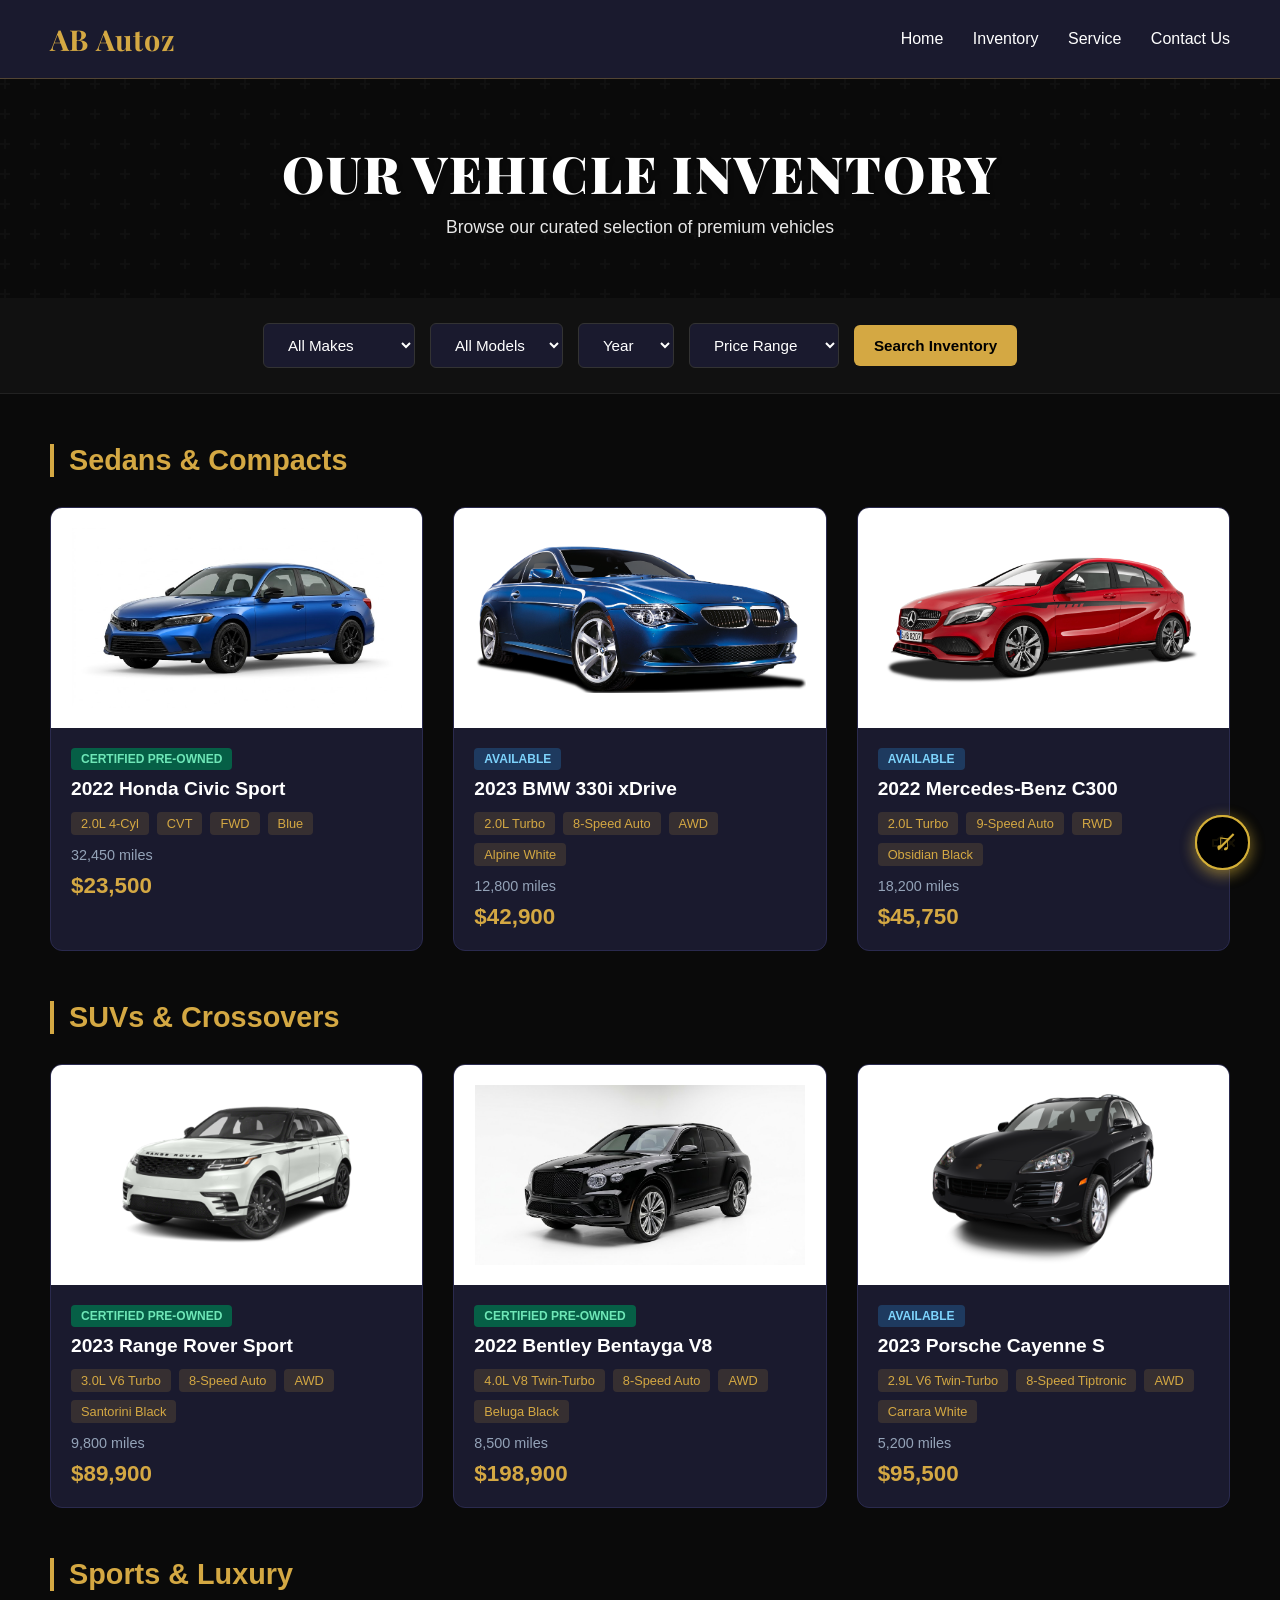
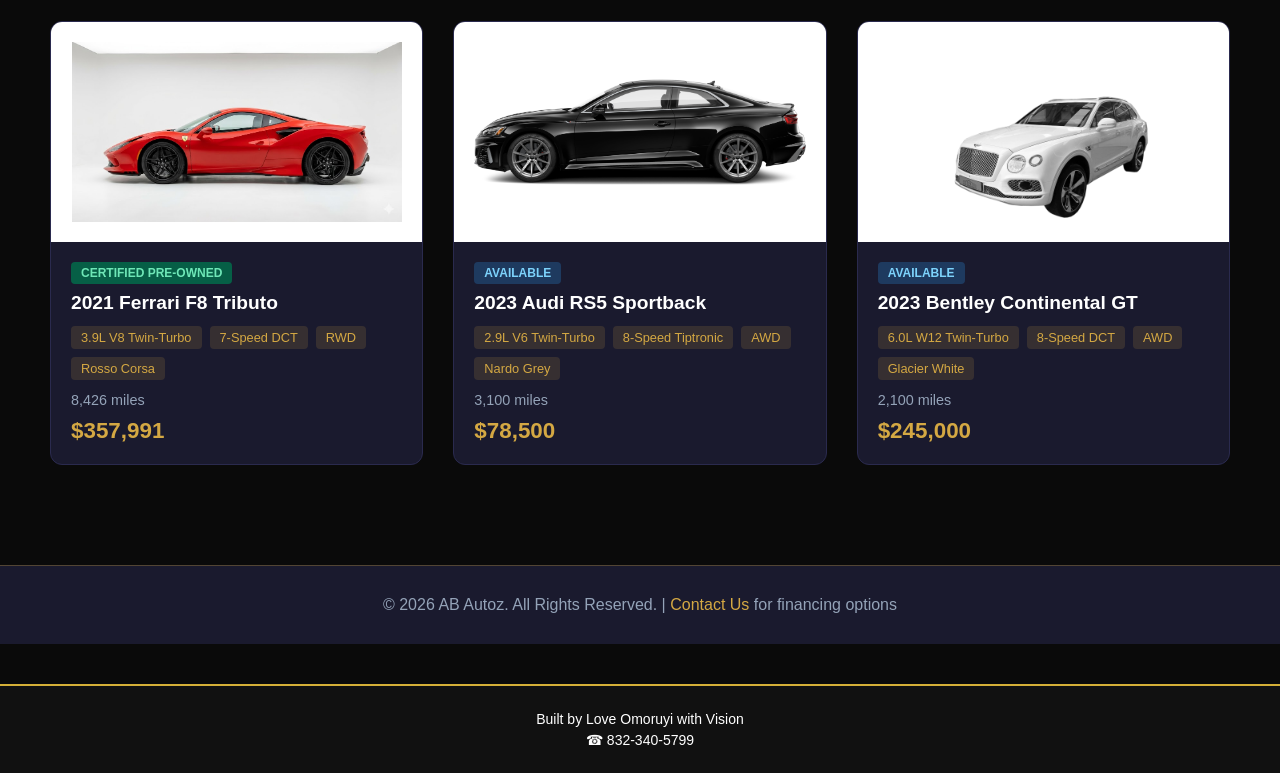
<file: AB-Autos-Website/inventory.html>
<!DOCTYPE html>
<html lang="en">
<head>
    <meta charset="UTF-8" />
        <meta name="robots" content="noindex, nofollow" />
        <meta name="googlebot" content="noindex, nofollow, nosnippet, noarchive" />
    <link href="https://fonts.googleapis.com/css2?family=Playfair+Display:wght@400;700;900&family=Montserrat:wght@100..900&display=swap" rel="stylesheet">
    <meta name="viewport" content="width=device-width, initial-scale=1.0" />
    <title>AB Autoz - Vehicle Inventory</title>
    <style>
        * { margin: 0; padding: 0; box-sizing: border-box; }
        body {
            font-family: 'Inter', 'Segoe UI', sans-serif;
            background-color: #0A0A0A;
            color: #ffffff;
        }
        .header {
            display: flex;
            justify-content: space-between;
            align-items: center;
            padding: 20px 50px;
            background-color: #1a1a2e;
            border-bottom: 1px solid rgba(212, 168, 67, 0.3);
        }
        .header h1 {
            font-family: 'Playfair Display', serif;
            letter-spacing: 1px; color: #D4A843; font-size: 1.8rem; }
        .header nav a {
            color: white;
            text-decoration: none;
            margin-left: 25px;
            font-size: 16px;
            transition: color 0.3s;
        }
        .header nav a:hover { color: #D4A843; }
        .hero-banner {
            padding: 60px 20px;
            text-align: center;
            position: relative;
            overflow: hidden;
        }
        .hero-banner::before {
            content: '';
            position: absolute;
            top: 0; left: 0; right: 0; bottom: 0;
            background: url("data:image/svg+xml,%3Csvg width='60' height='60' viewBox='0 0 60 60' xmlns='http://www.w3.org/2000/svg'%3E%3Cg fill='none' fill-rule='evenodd'%3E%3Cg fill='%23ffffff' fill-opacity='0.05'%3E%3Cpath d='M36 34v-4h-2v4h-4v2h4v4h2v-4h4v-2h-4zm0-30V0h-2v4h-4v2h4v4h2V6h4V4h-4zM6 34v-4H4v4H0v2h4v4h2v-4h4v-2H6zM6 4V0H4v4H0v2h4v4h2V6h4V4H6z'/%3E%3C/g%3E%3C/g%3E%3C/svg%3E");
            opacity: 0.5;
        }
        .hero-banner h1 {
            font-family: 'Playfair Display', serif;
            font-size: 3.2rem;
            font-weight: 900;
            letter-spacing: 2px;
            text-transform: uppercase;
            margin-bottom: 10px;
            position: relative;
            z-index: 1;
            text-shadow: 2px 2px 4px rgba(0,0,0,0.3);
        }
        .hero-banner p {
            font-size: 1.1rem;
            opacity: 0.9;
            position: relative;
            z-index: 1;
        }
        .filter-bar {
            display: flex;
            flex-wrap: wrap;
            gap: 15px;
            padding: 25px 50px;
            background-color: #111111;
            border-bottom: 1px solid #222;
            align-items: center;
            justify-content: center;
        }
        .filter-bar select, .filter-bar button {
            padding: 12px 20px;
            border-radius: 6px;
            font-size: 0.95rem;
            border: 1px solid #333;
            background: #1a1a2e;
            color: white;
            cursor: pointer;
        }
        .filter-bar button {
            background: #D4A843;
            color: #000;
            font-weight: 600;
            border: none;
        }
        .filter-bar button:hover { background: #B8922E; }
        .inventory-section {
            padding: 50px;
            max-width: 1400px;
            margin: 0 auto;
        }
        .inventory-section h2 {
            font-size: 1.8rem;
            margin-bottom: 30px;
            color: #D4A843;
            border-left: 4px solid #D4A843;
            padding-left: 15px;
        }
        .car-grid {
            display: grid;
            grid-template-columns: repeat(auto-fill, minmax(350px, 1fr));
            gap: 30px;
            margin-bottom: 50px;
        }
        .car-card {
            background: #1a1a2e;
            border-radius: 12px;
            overflow: hidden;
            border: 1px solid #2a2a4e;
            transition: transform 0.3s, box-shadow 0.3s;
        }
        .car-card:hover {
            transform: translateY(-5px);
            box-shadow: 0 10px 30px rgba(212, 168, 67, 0.2);
        }
        .car-card .image-container {
            background: #ffffff;
            padding: 20px;
            display: flex;
            align-items: center;
            justify-content: center;
            height: 220px;
        }
        .car-card .image-container img {
            max-width: 100%; mix-blend-mode: multiply;
            max-height: 100%;
            object-fit: contain;
        }
        .car-card .details {
            padding: 20px;
        }
        .car-card .details h3 {
            font-size: 1.2rem;
            color: #ffffff;
            margin-bottom: 8px;
        }
        .car-card .details .specs {
            display: flex;
            flex-wrap: wrap;
            gap: 8px;
            margin: 12px 0;
        }
        .car-card .details .specs span {
            background: rgba(212, 168, 67, 0.15);
            color: #D4A843;
            padding: 4px 10px;
            border-radius: 4px;
            font-size: 0.8rem;
        }
        .car-card .details .price {
            font-size: 1.4rem;
            color: #D4A843;
            font-weight: 700;
            margin-top: 10px;
        }
        .car-card .details .mileage {
            color: #94A3B8;
            font-size: 0.9rem;
            margin-top: 5px;
        }
        .badge {
            display: inline-block;
            padding: 4px 10px;
            border-radius: 4px;
            font-size: 0.75rem;
            font-weight: 600;
            text-transform: uppercase;
            margin-bottom: 8px;
        }
        .badge-certified { background: #065f46; color: #6ee7b7; }
        .badge-available { background: #1e3a5f; color: #7dd3fc; }
        .footer {
            text-align: center;
            padding: 30px;
            background: #1a1a2e;
            color: #94A3B8;
            border-top: 1px solid rgba(212, 168, 67, 0.3);
        }
        .footer a { color: #D4A843; text-decoration: none; }
        @media (max-width: 768px) {
            .header { padding: 15px 20px; flex-direction: column; gap: 10px; }
            .inventory-section { padding: 20px; }
            .car-grid { grid-template-columns: 1fr; }
            .filter-bar { padding: 15px 20px; }
        }
    </style>
</head>
<body>
    <div class="header">
        <h1>AB Autoz</h1>
        <nav>
            <a href="index.html">Home</a>
            <a href="inventory.html">Inventory</a>
            <a href="service.html">Service</a>
            <a href="contact.html">Contact Us</a>
        </nav>
    </div>
    <div class="hero-banner">
        <h1>Our Vehicle Inventory</h1>
        <p>Browse our curated selection of premium vehicles</p>
    </div>
    <div class="filter-bar">
        <select><option>All Makes</option><option>Toyota</option><option>BMW</option><option>Mercedes</option><option>Porsche</option><option>Range Rover</option><option>Audi</option><option>Ferrari</option><option>Bentley</option><option>Honda</option></select>
        <select><option>All Models</option></select>
        <select><option>Year</option><option>2024</option><option>2023</option><option>2022</option><option>2021</option></select>
        <select><option>Price Range</option><option>Under $30k</option><option>$30k - $60k</option><option>$60k - $100k</option><option>$100k+</option></select>
        <button>Search Inventory</button>
    </div>
    <div class="inventory-section">
        <h2>Sedans &amp; Compacts</h2>
        <div class="car-grid">
            <div class="car-card">
                <div class="image-container">
                    <img src="image/honda-civic-2022-sport-blue.png" alt="2022 Honda Civic Sport">
                </div>
                <div class="details">
                    <span class="badge badge-certified">Certified Pre-Owned</span>
                    <h3>2022 Honda Civic Sport</h3>
                    <div class="specs">
                        <span>2.0L 4-Cyl</span>
                        <span>CVT</span>
                        <span>FWD</span>
                        <span>Blue</span>
                    </div>
                    <p class="mileage">32,450 miles</p>
                    <p class="price">$23,500</p>
                </div>
            </div>
            <div class="car-card">
                <div class="image-container">
                    <img src="image/bmw.png" alt="2023 BMW 3 Series">
                </div>
                <div class="details">
                    <span class="badge badge-available">Available</span>
                    <h3>2023 BMW 330i xDrive</h3>
                    <div class="specs">
                        <span>2.0L Turbo</span>
                        <span>8-Speed Auto</span>
                        <span>AWD</span>
                        <span>Alpine White</span>
                    </div>
                    <p class="mileage">12,800 miles</p>
                    <p class="price">$42,900</p>
                </div>
            </div>
            <div class="car-card">
                <div class="image-container">
                    <img src="image/mercedes.png" alt="2022 Mercedes C-Class">
                </div>
                <div class="details">
                    <span class="badge badge-available">Available</span>
                    <h3>2022 Mercedes-Benz C300</h3>
                    <div class="specs">
                        <span>2.0L Turbo</span>
                        <span>9-Speed Auto</span>
                        <span>RWD</span>
                        <span>Obsidian Black</span>
                    </div>
                    <p class="mileage">18,200 miles</p>
                    <p class="price">$45,750</p>
                </div>
            </div>
        </div>
        <h2>SUVs &amp; Crossovers</h2>
        <div class="car-grid">
            <div class="car-card">
                <div class="image-container">
                    <img src="image/range-rover.png" alt="2023 Range Rover Sport">
                </div>
                <div class="details">
                    <span class="badge badge-certified">Certified Pre-Owned</span>
                    <h3>2023 Range Rover Sport</h3>
                    <div class="specs">
                        <span>3.0L V6 Turbo</span>
                        <span>8-Speed Auto</span>
                        <span>AWD</span>
                        <span>Santorini Black</span>
                    </div>
                    <p class="mileage">9,800 miles</p>
                    <p class="price">$89,900</p>
                </div>
            </div>
            <div class="car-card">
                <div class="image-container">
                    <img src="image/bentley-bentayga-2022-black.png" alt="2022 Bentley Bentayga">
                </div>
                <div class="details">
                    <span class="badge badge-certified">Certified Pre-Owned</span>
                    <h3>2022 Bentley Bentayga V8</h3>
                    <div class="specs">
                        <span>4.0L V8 Twin-Turbo</span>
                        <span>8-Speed Auto</span>
                        <span>AWD</span>
                        <span>Beluga Black</span>
                    </div>
                    <p class="mileage">8,500 miles</p>
                    <p class="price">$198,900</p>
                </div>
            </div>
            <div class="car-card">
                <div class="image-container">
                    <img src="image/porsche.jpg" alt="2023 Porsche Cayenne">
                </div>
                <div class="details">
                    <span class="badge badge-available">Available</span>
                    <h3>2023 Porsche Cayenne S</h3>
                    <div class="specs">
                        <span>2.9L V6 Twin-Turbo</span>
                        <span>8-Speed Tiptronic</span>
                        <span>AWD</span>
                        <span>Carrara White</span>
                    </div>
                    <p class="mileage">5,200 miles</p>
                    <p class="price">$95,500</p>
                </div>
            </div>
        </div>
        <h2>Sports &amp; Luxury</h2>
        <div class="car-grid">
            <div class="car-card">
                <div class="image-container">
                    <img src="image/ferrari-f8-tributo-red.png" alt="2021 Ferrari F8 Tributo">
                </div>
                <div class="details">
                    <span class="badge badge-certified">Certified Pre-Owned</span>
                    <h3>2021 Ferrari F8 Tributo</h3>
                    <div class="specs">
                        <span>3.9L V8 Twin-Turbo</span>
                        <span>7-Speed DCT</span>
                        <span>RWD</span>
                        <span>Rosso Corsa</span>
                    </div>
                    <p class="mileage">8,426 miles</p>
                    <p class="price">$357,991</p>
                </div>
            </div>
            <div class="car-card">
                <div class="image-container">
                    <img src="image/audi.jpg" alt="2023 Audi RS5">
                </div>
                <div class="details">
                    <span class="badge badge-available">Available</span>
                    <h3>2023 Audi RS5 Sportback</h3>
                    <div class="specs">
                        <span>2.9L V6 Twin-Turbo</span>
                        <span>8-Speed Tiptronic</span>
                        <span>AWD</span>
                        <span>Nardo Grey</span>
                    </div>
                    <p class="mileage">3,100 miles</p>
                    <p class="price">$78,500</p>
                </div>
            </div>
            <div class="car-card">
                <div class="image-container">
                    <img src="image/bentley.jpg" alt="2023 Bentley Continental GT">
                </div>
                <div class="details">
                    <span class="badge badge-available">Available</span>
                    <h3>2023 Bentley Continental GT</h3>
                    <div class="specs">
                        <span>6.0L W12 Twin-Turbo</span>
                        <span>8-Speed DCT</span>
                        <span>AWD</span>
                        <span>Glacier White</span>
                    </div>
                    <p class="mileage">2,100 miles</p>
                    <p class="price">$245,000</p>
                </div>
            </div>
        </div>
    </div>
    <div class="footer">
        <p>&copy; 2026 AB Autoz. All Rights Reserved. | <a href="contact.html">Contact Us</a> for financing options</p>
    </div>




<!-- Background Music Player -->
<script>
(function(){
  var a=document.createElement("audio");
  a.id="bg-music";a.loop=true;a.volume=0.3;
  a.src="audio/beat.mp4";
  document.documentElement.appendChild(a);
  var b=document.createElement("button");
  b.id="music-toggle";
  b.innerHTML="<span style=\"position:relative;display:inline-block;\">\u266B<span style=\"position:absolute;top:-2px;left:0;font-size:22px;transform:rotate(-45deg);pointer-events:none;\">\u2014</span></span>";
  b.title="Toggle Music";
  b.setAttribute("style","position:fixed !important;bottom:30px !important;right:30px !important;z-index:2147483647 !important;width:55px !important;height:55px !important;border-radius:50% !important;border:2px solid #d4af37 !important;background:rgba(0,0,0,0.9) !important;color:#d4af37 !important;font-size:22px !important;font-weight:bold !important;cursor:pointer !important;display:flex !important;align-items:center !important;justify-content:center !important;box-shadow:0 4px 15px rgba(212,175,55,0.4) !important;font-family:sans-serif !important;transform:none !important;");
  document.documentElement.appendChild(b);
  var playing=false;
  var userClicked=false;
  function setOn(){playing=true;b.innerHTML="\u266B";b.style.setProperty("border-color","#00ff00","important");}
  function setOff(){playing=false;b.innerHTML="<span style=\"position:relative;display:inline-block;\">\u266B<span style=\"position:absolute;top:-2px;left:0;font-size:22px;transform:rotate(-45deg);pointer-events:none;\">\u2014</span></span>";b.style.setProperty("border-color","#d4af37","important");}
  b.addEventListener("click",function(e){
    e.stopPropagation();
    userClicked=true;
    if(playing){a.pause();setOff();}
    else{a.play().then(setOn).catch(function(){});}
  });
// Aggressive autoplay - start muted then unmute
  a.muted = true;
  a.play().then(function(){
    // Audio started muted, now try to unmute
    a.muted = false;
    a.volume = 0.3;
    setOn();
  }).catch(function(){
    // Even muted play failed - try on interaction
    var events=["click","touchstart","scroll","keydown","mousemove"];
    function startOnInteraction(){
      if(!playing && !userClicked){
        a.muted = false;
        a.volume = 0.3;
        a.play().then(function(){
          setOn();
          events.forEach(function(evt){ document.removeEventListener(evt, startOnInteraction, true); });
        }).catch(function(){});
      }
    }
    events.forEach(function(evt){ document.addEventListener(evt, startOnInteraction, true); });
  });
  // Fallback: also try unmuted play after short delay (some browsers allow after page settles)
  setTimeout(function(){
    if(!playing && !userClicked){
      a.muted = false;
      a.volume = 0.3;
      a.play().then(setOn).catch(function(){
        // If still blocked, ensure interaction listeners are set
        var events=["click","touchstart","scroll","keydown","mousemove"];
        function startOnInteraction2(){
          if(!playing && !userClicked){
            a.muted = false;
            a.volume = 0.3;
            a.play().then(function(){
              setOn();
              events.forEach(function(evt){ document.removeEventListener(evt, startOnInteraction2, true); });
            }).catch(function(){});
          }
        }
        events.forEach(function(evt){ document.addEventListener(evt, startOnInteraction2, true); });
      });
    }
  }, 1000);
})();
</script>

<footer style="background-color: #111; color: #fff; text-align: center; padding: 20px; font-family: Arial, sans-serif; border-top: 2px solid #d4af37; margin-top: 40px;"><p style="margin: 5px 0; font-size: 14px;">Built by Love Omoruyi with Vision</p><p style="margin: 5px 0; font-size: 14px;">&#9742; 832-340-5799</p></footer>
<script src="music-player.js"></script>
</body>
</html>
</file>
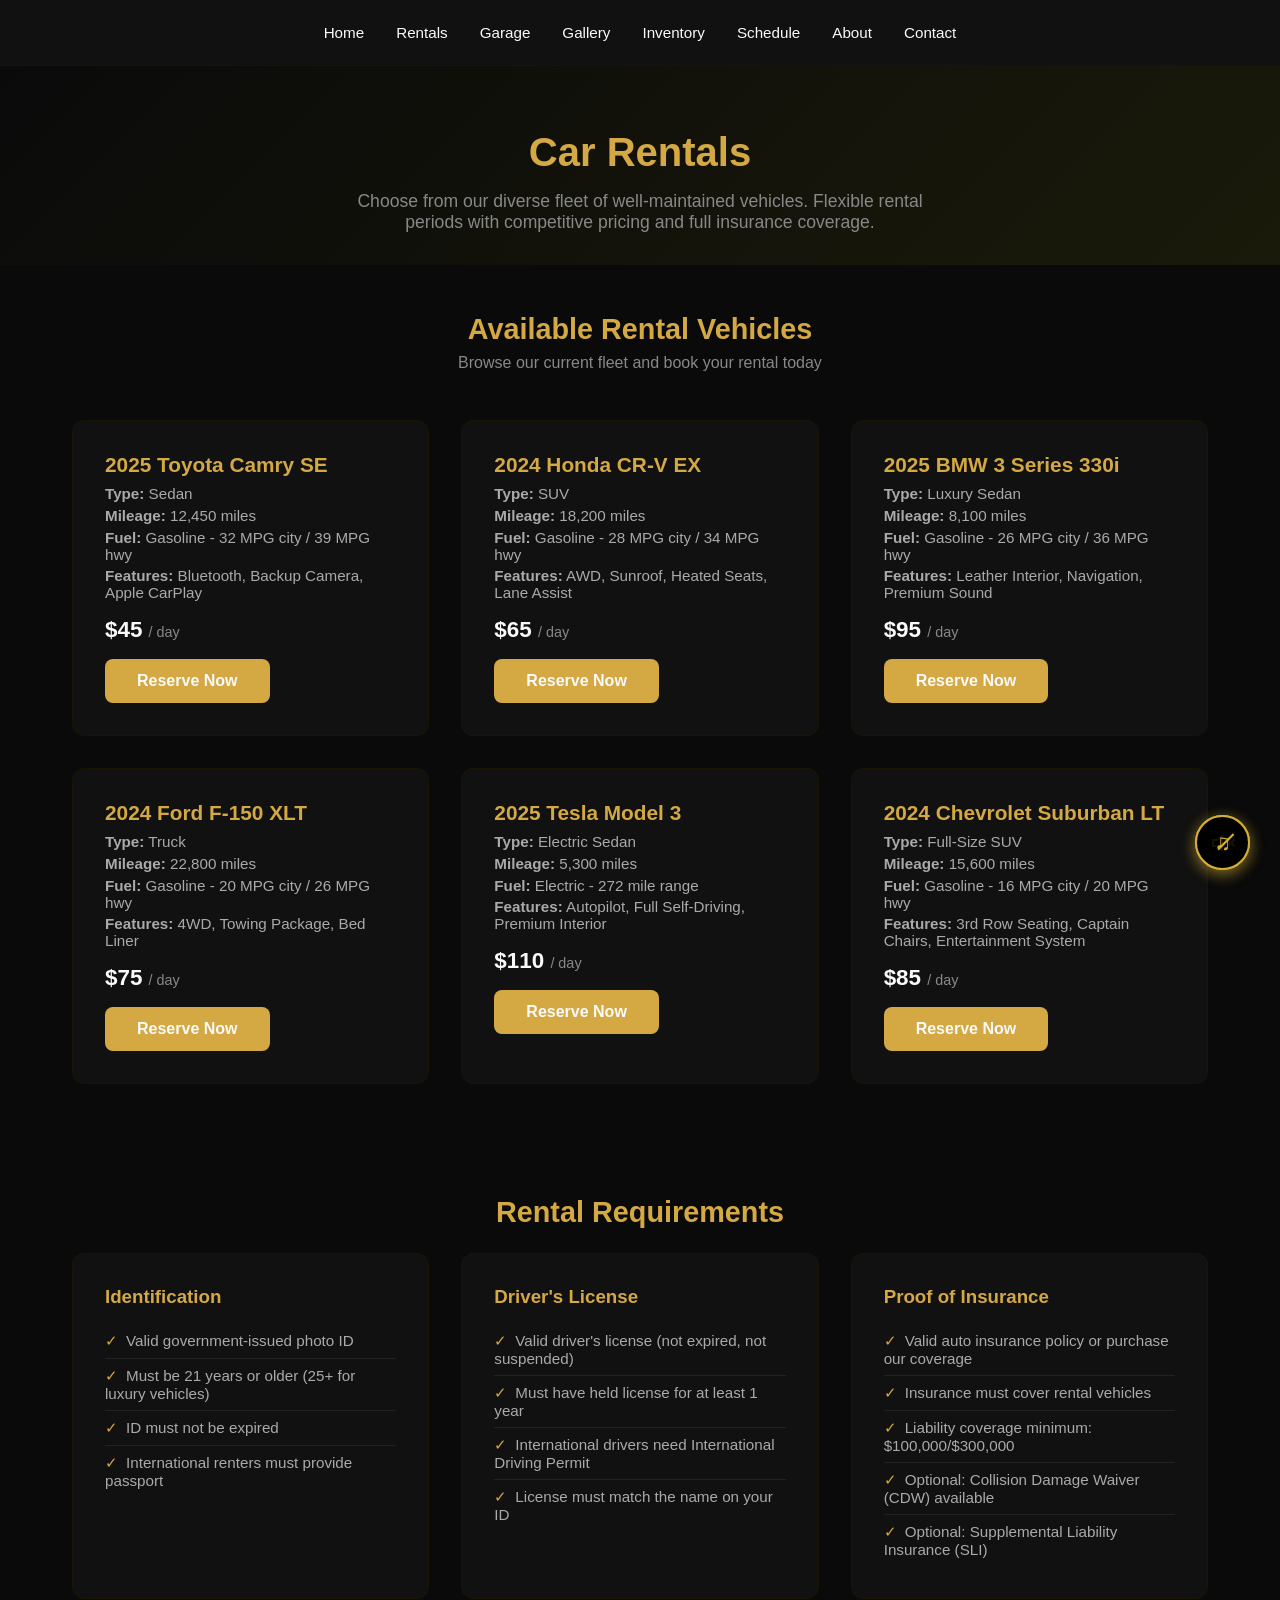
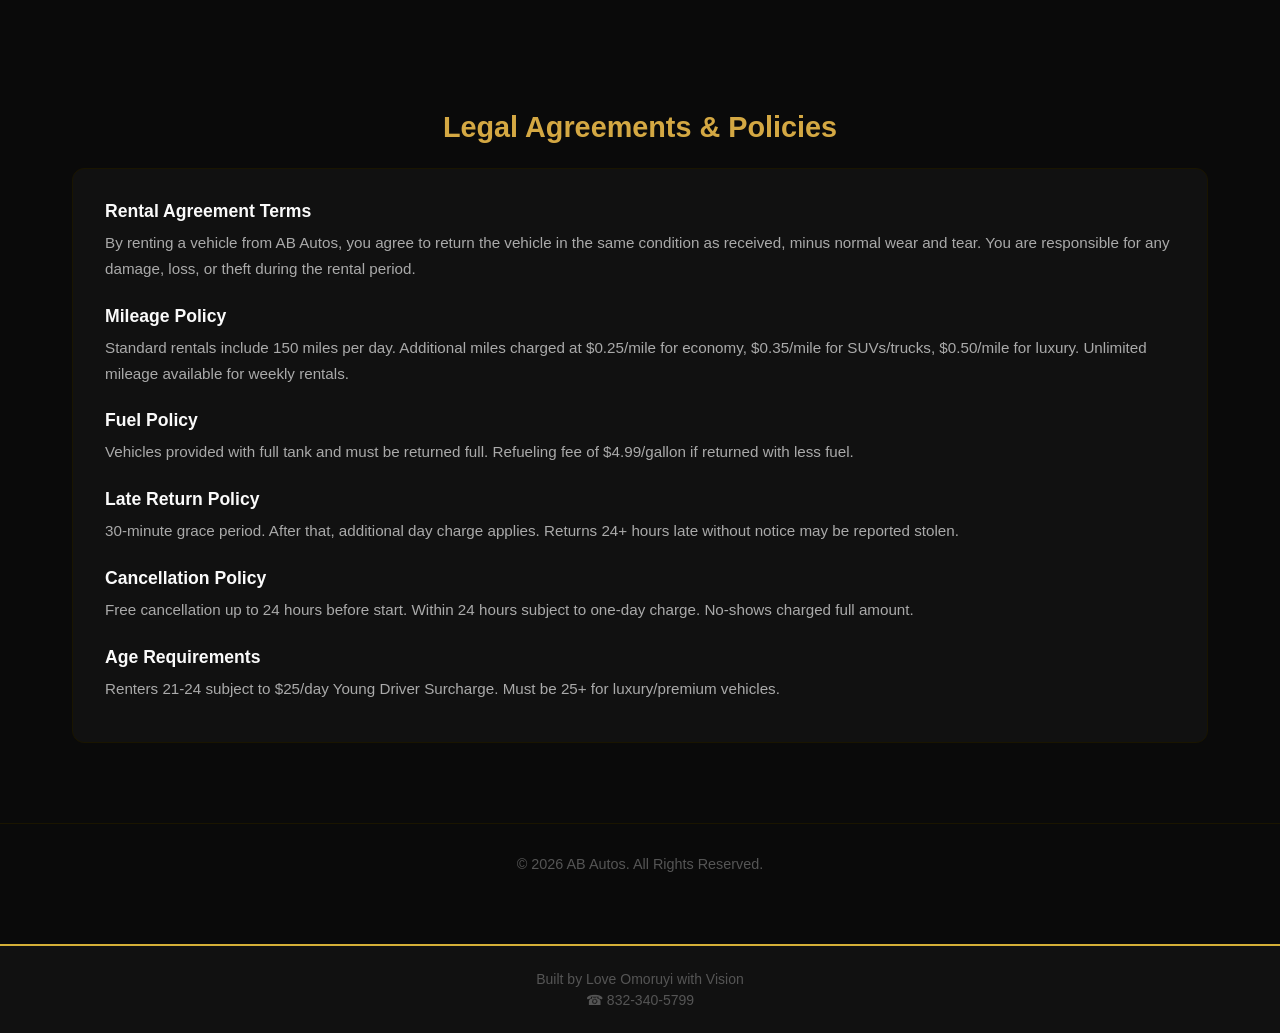
<file: AB-Autos-Website/rental.html>
<!DOCTYPE html><html lang="en"><head><meta name="robots" content="noindex, nofollow"><meta name="googlebot" content="noindex, nofollow, nosnippet, noarchive"><meta charset="UTF-8"><meta name="viewport" content="width=device-width,initial-scale=1.0"><title>AB Autos - Car Rentals</title><style>*{margin:0;padding:0;box-sizing:border-box}body{font-family:Inter,sans-serif;background:#0A0A0A;color:#FAFAFA}nav{display:flex;justify-content:center;gap:2rem;padding:1.5rem;background:#111;border-bottom:1px solid #1A1500}nav a{color:#FAFAFA;text-decoration:none;font-size:.95rem;transition:color .3s}nav a:hover{color:#D4A843}.hero{text-align:center;padding:4rem 2rem 2rem;background:linear-gradient(135deg,#0A0A0A,#1a1a0a)}.hero h1{font-family:Montserrat,sans-serif;font-size:2.5rem;color:#D4A843;margin-bottom:1rem}.hero p{color:#888;font-size:1.1rem;max-width:600px;margin:0 auto}.section-title{text-align:center;padding:3rem 2rem 1rem}.section-title h2{font-family:Montserrat,sans-serif;color:#D4A843;font-size:1.8rem;margin-bottom:.5rem}.section-title p{color:#888}.rental-grid{display:grid;grid-template-columns:repeat(auto-fit,minmax(320px,1fr));gap:2rem;padding:2rem;max-width:1200px;margin:0 auto}.rental-card{background:#111;border:1px solid #1A1500;border-radius:12px;padding:2rem;transition:transform .3s,border-color .3s}.rental-card:hover{transform:translateY(-5px);border-color:#D4A843}.rental-card h3{font-family:Montserrat,sans-serif;color:#D4A843;font-size:1.3rem;margin-bottom:.5rem}.rental-card .car-details p{color:#aaa;margin:.3rem 0;font-size:.95rem}.rental-card .price{font-size:1.4rem;color:#FAFAFA;font-weight:700;margin:1rem 0}.rental-card .price span{font-size:.9rem;color:#888;font-weight:400}.btn-book{display:inline-block;background:#D4A843;color:#FAFAFA;padding:.8rem 2rem;border-radius:8px;font-weight:600;transition:background .3s;border:none;cursor:pointer;font-size:1rem}.btn-book:hover{background:#B8922E}.requirements{max-width:1200px;margin:3rem auto;padding:2rem}.requirements h2{font-family:Montserrat,sans-serif;color:#D4A843;font-size:1.8rem;margin-bottom:1.5rem;text-align:center}.req-grid{display:grid;grid-template-columns:repeat(auto-fit,minmax(280px,1fr));gap:2rem}.req-card{background:#111;border:1px solid #1A1500;border-radius:12px;padding:2rem}.req-card h3{color:#D4A843;margin-bottom:1rem;font-family:Montserrat,sans-serif}.req-card ul{list-style:none}.req-card ul li{color:#aaa;padding:.5rem 0;border-bottom:1px solid #222;font-size:.95rem}.req-card ul li:last-child{border-bottom:none}.req-card ul li::before{content:"\2713";color:#D4A843;margin-right:.5rem}.legal{max-width:1200px;margin:2rem auto;padding:2rem}.legal h2{font-family:Montserrat,sans-serif;color:#D4A843;font-size:1.8rem;margin-bottom:1.5rem;text-align:center}.legal-content{background:#111;border:1px solid #1A1500;border-radius:12px;padding:2rem}.legal-content h3{color:#FAFAFA;margin:1.5rem 0 .5rem;font-size:1.1rem}.legal-content h3:first-child{margin-top:0}.legal-content p{color:#aaa;line-height:1.7;font-size:.95rem;margin-bottom:.5rem}footer{background:#0A0A0A;border-top:1px solid #1A1500;padding:2rem;text-align:center;margin-top:3rem}footer p{color:#555;font-size:.9rem}</style></head><body><nav><a href="index.html">Home</a><a href="rental.html">Rentals</a><a href="garage.html">Garage</a><a href="gallery.html">Gallery</a><a href="inventory.html">Inventory</a><a href="scheduling.html">Schedule</a><a href="aboutus.html">About</a><a href="contact.html">Contact</a></nav><div class="hero"><h1>Car Rentals</h1><p>Choose from our diverse fleet of well-maintained vehicles. Flexible rental periods with competitive pricing and full insurance coverage.</p></div><div class="section-title"><h2>Available Rental Vehicles</h2><p>Browse our current fleet and book your rental today</p></div><div class="rental-grid"><div class="rental-card"><h3>2025 Toyota Camry SE</h3><div class="car-details"><p><strong>Type:</strong> Sedan</p><p><strong>Mileage:</strong> 12,450 miles</p><p><strong>Fuel:</strong> Gasoline - 32 MPG city / 39 MPG hwy</p><p><strong>Features:</strong> Bluetooth, Backup Camera, Apple CarPlay</p></div><div class="price">$45 <span>/ day</span></div><button class="btn-book">Reserve Now</button></div><div class="rental-card"><h3>2024 Honda CR-V EX</h3><div class="car-details"><p><strong>Type:</strong> SUV</p><p><strong>Mileage:</strong> 18,200 miles</p><p><strong>Fuel:</strong> Gasoline - 28 MPG city / 34 MPG hwy</p><p><strong>Features:</strong> AWD, Sunroof, Heated Seats, Lane Assist</p></div><div class="price">$65 <span>/ day</span></div><button class="btn-book">Reserve Now</button></div><div class="rental-card"><h3>2025 BMW 3 Series 330i</h3><div class="car-details"><p><strong>Type:</strong> Luxury Sedan</p><p><strong>Mileage:</strong> 8,100 miles</p><p><strong>Fuel:</strong> Gasoline - 26 MPG city / 36 MPG hwy</p><p><strong>Features:</strong> Leather Interior, Navigation, Premium Sound</p></div><div class="price">$95 <span>/ day</span></div><button class="btn-book">Reserve Now</button></div><div class="rental-card"><h3>2024 Ford F-150 XLT</h3><div class="car-details"><p><strong>Type:</strong> Truck</p><p><strong>Mileage:</strong> 22,800 miles</p><p><strong>Fuel:</strong> Gasoline - 20 MPG city / 26 MPG hwy</p><p><strong>Features:</strong> 4WD, Towing Package, Bed Liner</p></div><div class="price">$75 <span>/ day</span></div><button class="btn-book">Reserve Now</button></div><div class="rental-card"><h3>2025 Tesla Model 3</h3><div class="car-details"><p><strong>Type:</strong> Electric Sedan</p><p><strong>Mileage:</strong> 5,300 miles</p><p><strong>Fuel:</strong> Electric - 272 mile range</p><p><strong>Features:</strong> Autopilot, Full Self-Driving, Premium Interior</p></div><div class="price">$110 <span>/ day</span></div><button class="btn-book">Reserve Now</button></div><div class="rental-card"><h3>2024 Chevrolet Suburban LT</h3><div class="car-details"><p><strong>Type:</strong> Full-Size SUV</p><p><strong>Mileage:</strong> 15,600 miles</p><p><strong>Fuel:</strong> Gasoline - 16 MPG city / 20 MPG hwy</p><p><strong>Features:</strong> 3rd Row Seating, Captain Chairs, Entertainment System</p></div><div class="price">$85 <span>/ day</span></div><button class="btn-book">Reserve Now</button></div></div><div class="requirements"><h2>Rental Requirements</h2><div class="req-grid"><div class="req-card"><h3>Identification</h3><ul><li>Valid government-issued photo ID</li><li>Must be 21 years or older (25+ for luxury vehicles)</li><li>ID must not be expired</li><li>International renters must provide passport</li></ul></div><div class="req-card"><h3>Driver's License</h3><ul><li>Valid driver's license (not expired, not suspended)</li><li>Must have held license for at least 1 year</li><li>International drivers need International Driving Permit</li><li>License must match the name on your ID</li></ul></div><div class="req-card"><h3>Proof of Insurance</h3><ul><li>Valid auto insurance policy or purchase our coverage</li><li>Insurance must cover rental vehicles</li><li>Liability coverage minimum: $100,000/$300,000</li><li>Optional: Collision Damage Waiver (CDW) available</li><li>Optional: Supplemental Liability Insurance (SLI)</li></ul></div></div></div><div class="legal"><h2>Legal Agreements &amp; Policies</h2><div class="legal-content"><h3>Rental Agreement Terms</h3><p>By renting a vehicle from AB Autos, you agree to return the vehicle in the same condition as received, minus normal wear and tear. You are responsible for any damage, loss, or theft during the rental period.</p><h3>Mileage Policy</h3><p>Standard rentals include 150 miles per day. Additional miles charged at $0.25/mile for economy, $0.35/mile for SUVs/trucks, $0.50/mile for luxury. Unlimited mileage available for weekly rentals.</p><h3>Fuel Policy</h3><p>Vehicles provided with full tank and must be returned full. Refueling fee of $4.99/gallon if returned with less fuel.</p><h3>Late Return Policy</h3><p>30-minute grace period. After that, additional day charge applies. Returns 24+ hours late without notice may be reported stolen.</p><h3>Cancellation Policy</h3><p>Free cancellation up to 24 hours before start. Within 24 hours subject to one-day charge. No-shows charged full amount.</p><h3>Age Requirements</h3><p>Renters 21-24 subject to $25/day Young Driver Surcharge. Must be 25+ for luxury/premium vehicles.</p></div></div><footer><p>&copy; 2026 AB Autos. All Rights Reserved.</p></footer>



<!-- Background Music Player -->
<script>
(function(){
  var a=document.createElement("audio");
  a.id="bg-music";a.loop=true;a.volume=0.3;
  a.src="audio/beat.mp4";
  document.documentElement.appendChild(a);
  var b=document.createElement("button");
  b.id="music-toggle";
  b.innerHTML="<span style=\"position:relative;display:inline-block;\">\u266B<span style=\"position:absolute;top:-2px;left:0;font-size:22px;transform:rotate(-45deg);pointer-events:none;\">\u2014</span></span>";
  b.title="Toggle Music";
  b.setAttribute("style","position:fixed !important;bottom:30px !important;right:30px !important;z-index:2147483647 !important;width:55px !important;height:55px !important;border-radius:50% !important;border:2px solid #d4af37 !important;background:rgba(0,0,0,0.9) !important;color:#d4af37 !important;font-size:22px !important;font-weight:bold !important;cursor:pointer !important;display:flex !important;align-items:center !important;justify-content:center !important;box-shadow:0 4px 15px rgba(212,175,55,0.4) !important;font-family:sans-serif !important;transform:none !important;");
  document.documentElement.appendChild(b);
  var playing=false;
  var userClicked=false;
  function setOn(){playing=true;b.innerHTML="\u266B";b.style.setProperty("border-color","#00ff00","important");}
  function setOff(){playing=false;b.innerHTML="<span style=\"position:relative;display:inline-block;\">\u266B<span style=\"position:absolute;top:-2px;left:0;font-size:22px;transform:rotate(-45deg);pointer-events:none;\">\u2014</span></span>";b.style.setProperty("border-color","#d4af37","important");}
  b.addEventListener("click",function(e){
    e.stopPropagation();
    userClicked=true;
    if(playing){a.pause();setOff();}
    else{a.play().then(setOn).catch(function(){});}
  });
// Aggressive autoplay - start muted then unmute
  a.muted = true;
  a.play().then(function(){
    // Audio started muted, now try to unmute
    a.muted = false;
    a.volume = 0.3;
    setOn();
  }).catch(function(){
    // Even muted play failed - try on interaction
    var events=["click","touchstart","scroll","keydown","mousemove"];
    function startOnInteraction(){
      if(!playing && !userClicked){
        a.muted = false;
        a.volume = 0.3;
        a.play().then(function(){
          setOn();
          events.forEach(function(evt){ document.removeEventListener(evt, startOnInteraction, true); });
        }).catch(function(){});
      }
    }
    events.forEach(function(evt){ document.addEventListener(evt, startOnInteraction, true); });
  });
  // Fallback: also try unmuted play after short delay (some browsers allow after page settles)
  setTimeout(function(){
    if(!playing && !userClicked){
      a.muted = false;
      a.volume = 0.3;
      a.play().then(setOn).catch(function(){
        // If still blocked, ensure interaction listeners are set
        var events=["click","touchstart","scroll","keydown","mousemove"];
        function startOnInteraction2(){
          if(!playing && !userClicked){
            a.muted = false;
            a.volume = 0.3;
            a.play().then(function(){
              setOn();
              events.forEach(function(evt){ document.removeEventListener(evt, startOnInteraction2, true); });
            }).catch(function(){});
          }
        }
        events.forEach(function(evt){ document.addEventListener(evt, startOnInteraction2, true); });
      });
    }
  }, 1000);
})();
</script>
<footer style="background-color: #111; color: #fff; text-align: center; padding: 20px; font-family: Arial, sans-serif; border-top: 2px solid #d4af37; margin-top: 40px;"><p style="margin: 5px 0; font-size: 14px;">Built by Love Omoruyi with Vision</p><p style="margin: 5px 0; font-size: 14px;">&#9742; 832-340-5799</p></footer>
<script src="music-player.js"></script>
</body></html>
</file>
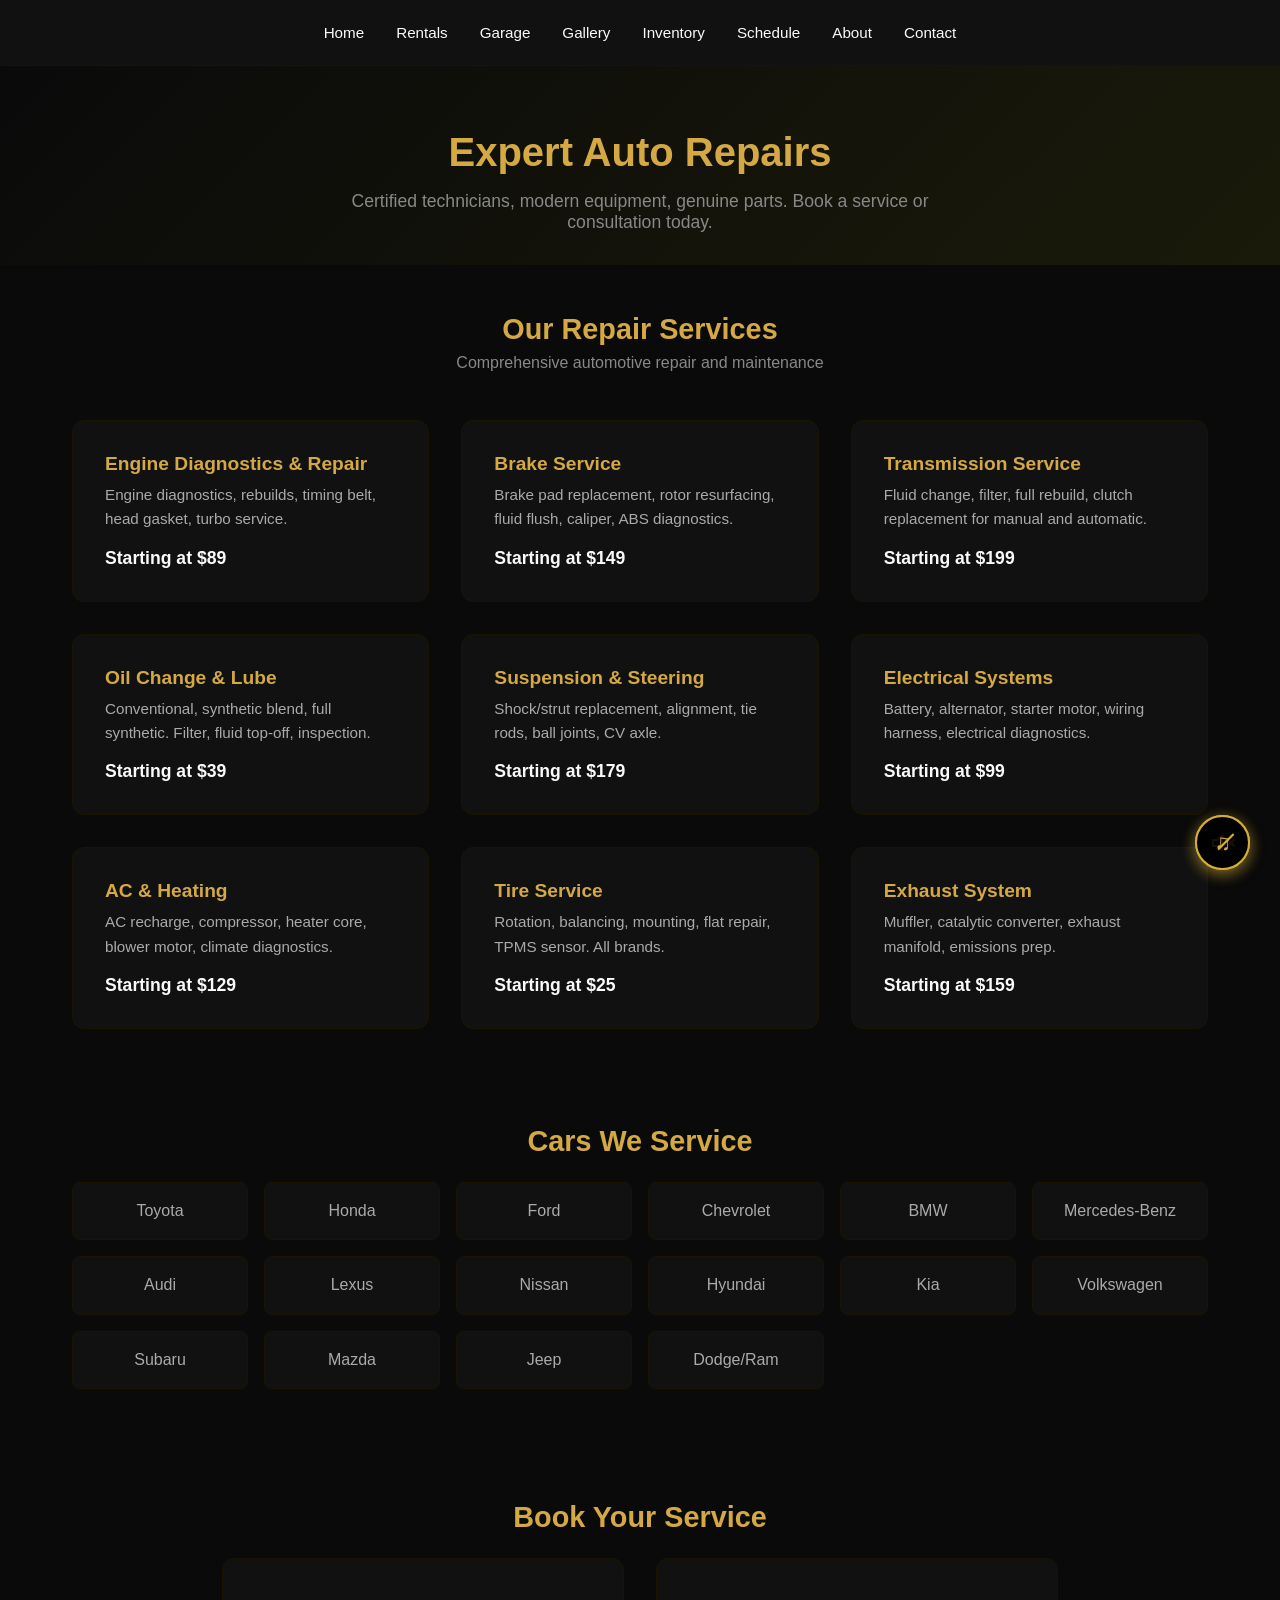
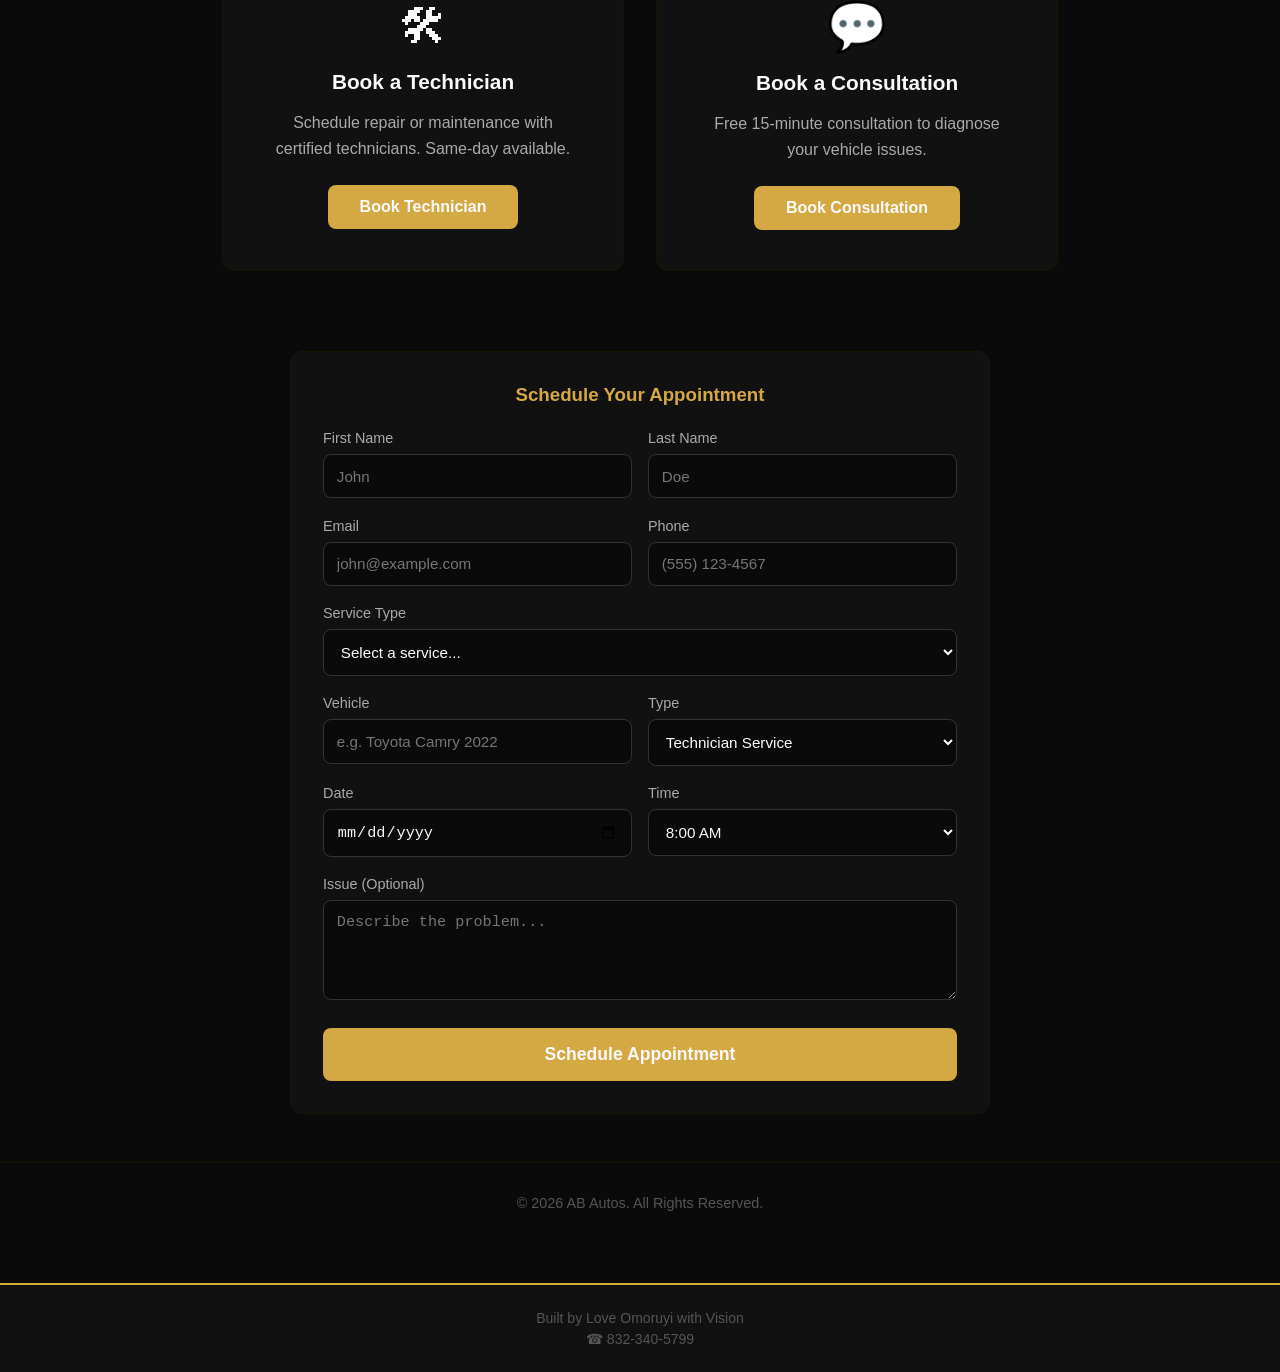
<file: AB-Autos-Website/scheduling.html>
<!DOCTYPE html><html lang="en"><head><meta charset="UTF-8"><meta name="viewport" content="width=device-width,initial-scale=1.0"><title>AB Autos - Auto Repairs</title><style>*{margin:0;padding:0;box-sizing:border-box}body{font-family:Inter,sans-serif;background:#0A0A0A;color:#FAFAFA}nav{display:flex;justify-content:center;gap:2rem;padding:1.5rem;background:#111;border-bottom:1px solid #1A1500}nav a{color:#FAFAFA;text-decoration:none;font-size:.95rem;transition:color .3s}nav a:hover{color:#D4A843}.hero{text-align:center;padding:4rem 2rem 2rem;background:linear-gradient(135deg,#0A0A0A,#1a1a0a)}.hero h1{font-family:Montserrat,sans-serif;font-size:2.5rem;color:#D4A843;margin-bottom:1rem}.hero p{color:#888;font-size:1.1rem;max-width:600px;margin:0 auto}.section-title{text-align:center;padding:3rem 2rem 1rem}.section-title h2{font-family:Montserrat,sans-serif;color:#D4A843;font-size:1.8rem;margin-bottom:.5rem}.section-title p{color:#888}.repair-grid{display:grid;grid-template-columns:repeat(auto-fit,minmax(300px,1fr));gap:2rem;padding:2rem;max-width:1200px;margin:0 auto}.repair-card{background:#111;border:1px solid #1A1500;border-radius:12px;padding:2rem;transition:transform .3s,border-color .3s}.repair-card:hover{transform:translateY(-5px);border-color:#D4A843}.repair-card h3{font-family:Montserrat,sans-serif;color:#D4A843;font-size:1.2rem;margin-bottom:.5rem}.repair-card p{color:#aaa;line-height:1.6;font-size:.95rem}.repair-card .price-range{color:#FAFAFA;font-weight:600;margin-top:1rem;font-size:1.1rem}.brands-section{max-width:1200px;margin:2rem auto;padding:2rem}.brands-section h2{font-family:Montserrat,sans-serif;color:#D4A843;font-size:1.8rem;margin-bottom:1.5rem;text-align:center}.brands-grid{display:grid;grid-template-columns:repeat(auto-fit,minmax(150px,1fr));gap:1rem}.brand-item{background:#111;border:1px solid #1A1500;border-radius:8px;padding:1.2rem;text-align:center;color:#aaa;transition:border-color .3s}.brand-item:hover{border-color:#D4A843;color:#D4A843}.booking-section{max-width:900px;margin:3rem auto;padding:2rem}.booking-section h2{font-family:Montserrat,sans-serif;color:#D4A843;font-size:1.8rem;margin-bottom:1.5rem;text-align:center}.booking-options{display:grid;grid-template-columns:1fr 1fr;gap:2rem}.booking-card{background:#111;border:1px solid #1A1500;border-radius:12px;padding:2.5rem;text-align:center;transition:border-color .3s,transform .3s}.booking-card:hover{border-color:#D4A843;transform:translateY(-3px)}.booking-card h3{color:#FAFAFA;font-size:1.3rem;margin:1rem 0}.booking-card p{color:#aaa;line-height:1.6;margin-bottom:1.5rem}.booking-card .icon{font-size:3rem}.btn-book{display:inline-block;background:#D4A843;color:#FAFAFA;padding:.8rem 2rem;border-radius:8px;font-weight:600;border:none;cursor:pointer;font-size:1rem}.btn-book:hover{background:#B8922E}.booking-form{max-width:700px;margin:3rem auto;padding:2rem;background:#111;border:1px solid #1A1500;border-radius:12px}.booking-form h3{color:#D4A843;font-family:Montserrat,sans-serif;margin-bottom:1.5rem;text-align:center}.form-group{margin-bottom:1.2rem}.form-group label{display:block;color:#aaa;margin-bottom:.5rem;font-size:.9rem}.form-group input,.form-group select,.form-group textarea{width:100%;background:#0A0A0A;border:1px solid #333;color:#FAFAFA;padding:.8rem;border-radius:8px;font-size:.95rem}.form-group textarea{min-height:100px;resize:vertical}.form-row{display:grid;grid-template-columns:1fr 1fr;gap:1rem}.btn-submit{display:block;width:100%;background:#D4A843;color:#FAFAFA;padding:1rem;border-radius:8px;font-weight:600;font-size:1.1rem;border:none;cursor:pointer;margin-top:1.5rem}.btn-submit:hover{background:#B8922E}footer{background:#0A0A0A;border-top:1px solid #1A1500;padding:2rem;text-align:center;margin-top:3rem}footer p{color:#555;font-size:.9rem}@media(max-width:768px){.booking-options{grid-template-columns:1fr}.form-row{grid-template-columns:1fr}}</style></head><body><nav><a href="index.html">Home</a><a href="rental.html">Rentals</a><a href="garage.html">Garage</a><a href="gallery.html">Gallery</a><a href="inventory.html">Inventory</a><a href="scheduling.html">Schedule</a><a href="aboutus.html">About</a><a href="contact.html">Contact</a></nav><div class="hero"><h1>Expert Auto Repairs</h1><p>Certified technicians, modern equipment, genuine parts. Book a service or consultation today.</p></div><div class="section-title"><h2>Our Repair Services</h2><p>Comprehensive automotive repair and maintenance</p></div><div class="repair-grid"><div class="repair-card"><h3>Engine Diagnostics &amp; Repair</h3><p>Engine diagnostics, rebuilds, timing belt, head gasket, turbo service.</p><div class="price-range">Starting at $89</div></div><div class="repair-card"><h3>Brake Service</h3><p>Brake pad replacement, rotor resurfacing, fluid flush, caliper, ABS diagnostics.</p><div class="price-range">Starting at $149</div></div><div class="repair-card"><h3>Transmission Service</h3><p>Fluid change, filter, full rebuild, clutch replacement for manual and automatic.</p><div class="price-range">Starting at $199</div></div><div class="repair-card"><h3>Oil Change &amp; Lube</h3><p>Conventional, synthetic blend, full synthetic. Filter, fluid top-off, inspection.</p><div class="price-range">Starting at $39</div></div><div class="repair-card"><h3>Suspension &amp; Steering</h3><p>Shock/strut replacement, alignment, tie rods, ball joints, CV axle.</p><div class="price-range">Starting at $179</div></div><div class="repair-card"><h3>Electrical Systems</h3><p>Battery, alternator, starter motor, wiring harness, electrical diagnostics.</p><div class="price-range">Starting at $99</div></div><div class="repair-card"><h3>AC &amp; Heating</h3><p>AC recharge, compressor, heater core, blower motor, climate diagnostics.</p><div class="price-range">Starting at $129</div></div><div class="repair-card"><h3>Tire Service</h3><p>Rotation, balancing, mounting, flat repair, TPMS sensor. All brands.</p><div class="price-range">Starting at $25</div></div><div class="repair-card"><h3>Exhaust System</h3><p>Muffler, catalytic converter, exhaust manifold, emissions prep.</p><div class="price-range">Starting at $159</div></div></div><div class="brands-section"><h2>Cars We Service</h2><div class="brands-grid"><div class="brand-item">Toyota</div><div class="brand-item">Honda</div><div class="brand-item">Ford</div><div class="brand-item">Chevrolet</div><div class="brand-item">BMW</div><div class="brand-item">Mercedes-Benz</div><div class="brand-item">Audi</div><div class="brand-item">Lexus</div><div class="brand-item">Nissan</div><div class="brand-item">Hyundai</div><div class="brand-item">Kia</div><div class="brand-item">Volkswagen</div><div class="brand-item">Subaru</div><div class="brand-item">Mazda</div><div class="brand-item">Jeep</div><div class="brand-item">Dodge/Ram</div></div></div><div class="booking-section"><h2>Book Your Service</h2><div class="booking-options"><div class="booking-card"><div class="icon">&#128736;</div><h3>Book a Technician</h3><p>Schedule repair or maintenance with certified technicians. Same-day available.</p><button class="btn-book" onclick="document.getElementById('bform').scrollIntoView({behavior:'smooth'})">Book Technician</button></div><div class="booking-card"><div class="icon">&#128172;</div><h3>Book a Consultation</h3><p>Free 15-minute consultation to diagnose your vehicle issues.</p><button class="btn-book" onclick="document.getElementById('bform').scrollIntoView({behavior:'smooth'})">Book Consultation</button></div></div></div><div class="booking-form" id="bform"><h3>Schedule Your Appointment</h3><div class="form-row"><div class="form-group"><label>First Name</label><input type="text" placeholder="John"></div><div class="form-group"><label>Last Name</label><input type="text" placeholder="Doe"></div></div><div class="form-row"><div class="form-group"><label>Email</label><input type="email" placeholder="john@example.com"></div><div class="form-group"><label>Phone</label><input type="tel" placeholder="(555) 123-4567"></div></div><div class="form-group"><label>Service Type</label><select><option value="">Select a service...</option><option>Engine Diagnostics</option><option>Brake Service</option><option>Transmission</option><option>Oil Change</option><option>Suspension</option><option>Electrical</option><option>AC/Heating</option><option>Tires</option><option>Exhaust</option><option>Consultation</option></select></div><div class="form-row"><div class="form-group"><label>Vehicle</label><input type="text" placeholder="e.g. Toyota Camry 2022"></div><div class="form-group"><label>Type</label><select><option>Technician Service</option><option>Consultation (Free)</option></select></div></div><div class="form-row"><div class="form-group"><label>Date</label><input type="date"></div><div class="form-group"><label>Time</label><select><option>8:00 AM</option><option>9:00 AM</option><option>10:00 AM</option><option>11:00 AM</option><option>12:00 PM</option><option>1:00 PM</option><option>2:00 PM</option><option>3:00 PM</option><option>4:00 PM</option><option>5:00 PM</option></select></div></div><div class="form-group"><label>Issue (Optional)</label><textarea placeholder="Describe the problem..."></textarea></div><button class="btn-submit">Schedule Appointment</button></div><footer><p>&copy; 2026 AB Autos. All Rights Reserved.</p></footer>



<!-- Background Music Player -->
<script>
(function(){
  var a=document.createElement("audio");
  a.id="bg-music";a.loop=true;a.volume=0.3;
  a.src="audio/beat.mp4";
  document.documentElement.appendChild(a);
  var b=document.createElement("button");
  b.id="music-toggle";
  b.innerHTML="<span style=\"position:relative;display:inline-block;\">\u266B<span style=\"position:absolute;top:-2px;left:0;font-size:22px;transform:rotate(-45deg);pointer-events:none;\">\u2014</span></span>";
  b.title="Toggle Music";
  b.setAttribute("style","position:fixed !important;bottom:30px !important;right:30px !important;z-index:2147483647 !important;width:55px !important;height:55px !important;border-radius:50% !important;border:2px solid #d4af37 !important;background:rgba(0,0,0,0.9) !important;color:#d4af37 !important;font-size:22px !important;font-weight:bold !important;cursor:pointer !important;display:flex !important;align-items:center !important;justify-content:center !important;box-shadow:0 4px 15px rgba(212,175,55,0.4) !important;font-family:sans-serif !important;transform:none !important;");
  document.documentElement.appendChild(b);
  var playing=false;
  var userClicked=false;
  function setOn(){playing=true;b.innerHTML="\u266B";b.style.setProperty("border-color","#00ff00","important");}
  function setOff(){playing=false;b.innerHTML="<span style=\"position:relative;display:inline-block;\">\u266B<span style=\"position:absolute;top:-2px;left:0;font-size:22px;transform:rotate(-45deg);pointer-events:none;\">\u2014</span></span>";b.style.setProperty("border-color","#d4af37","important");}
  b.addEventListener("click",function(e){
    e.stopPropagation();
    userClicked=true;
    if(playing){a.pause();setOff();}
    else{a.play().then(setOn).catch(function(){});}
  });
// Aggressive autoplay - start muted then unmute
  a.muted = true;
  a.play().then(function(){
    // Audio started muted, now try to unmute
    a.muted = false;
    a.volume = 0.3;
    setOn();
  }).catch(function(){
    // Even muted play failed - try on interaction
    var events=["click","touchstart","scroll","keydown","mousemove"];
    function startOnInteraction(){
      if(!playing && !userClicked){
        a.muted = false;
        a.volume = 0.3;
        a.play().then(function(){
          setOn();
          events.forEach(function(evt){ document.removeEventListener(evt, startOnInteraction, true); });
        }).catch(function(){});
      }
    }
    events.forEach(function(evt){ document.addEventListener(evt, startOnInteraction, true); });
  });
  // Fallback: also try unmuted play after short delay (some browsers allow after page settles)
  setTimeout(function(){
    if(!playing && !userClicked){
      a.muted = false;
      a.volume = 0.3;
      a.play().then(setOn).catch(function(){
        // If still blocked, ensure interaction listeners are set
        var events=["click","touchstart","scroll","keydown","mousemove"];
        function startOnInteraction2(){
          if(!playing && !userClicked){
            a.muted = false;
            a.volume = 0.3;
            a.play().then(function(){
              setOn();
              events.forEach(function(evt){ document.removeEventListener(evt, startOnInteraction2, true); });
            }).catch(function(){});
          }
        }
        events.forEach(function(evt){ document.addEventListener(evt, startOnInteraction2, true); });
      });
    }
  }, 1000);
})();
</script>
<footer style="background-color: #111; color: #fff; text-align: center; padding: 20px; font-family: Arial, sans-serif; border-top: 2px solid #d4af37; margin-top: 40px;"><p style="margin: 5px 0; font-size: 14px;">Built by Love Omoruyi with Vision</p><p style="margin: 5px 0; font-size: 14px;">&#9742; 832-340-5799</p></footer>
<script src="music-player.js"></script>
</body></html>
</file>
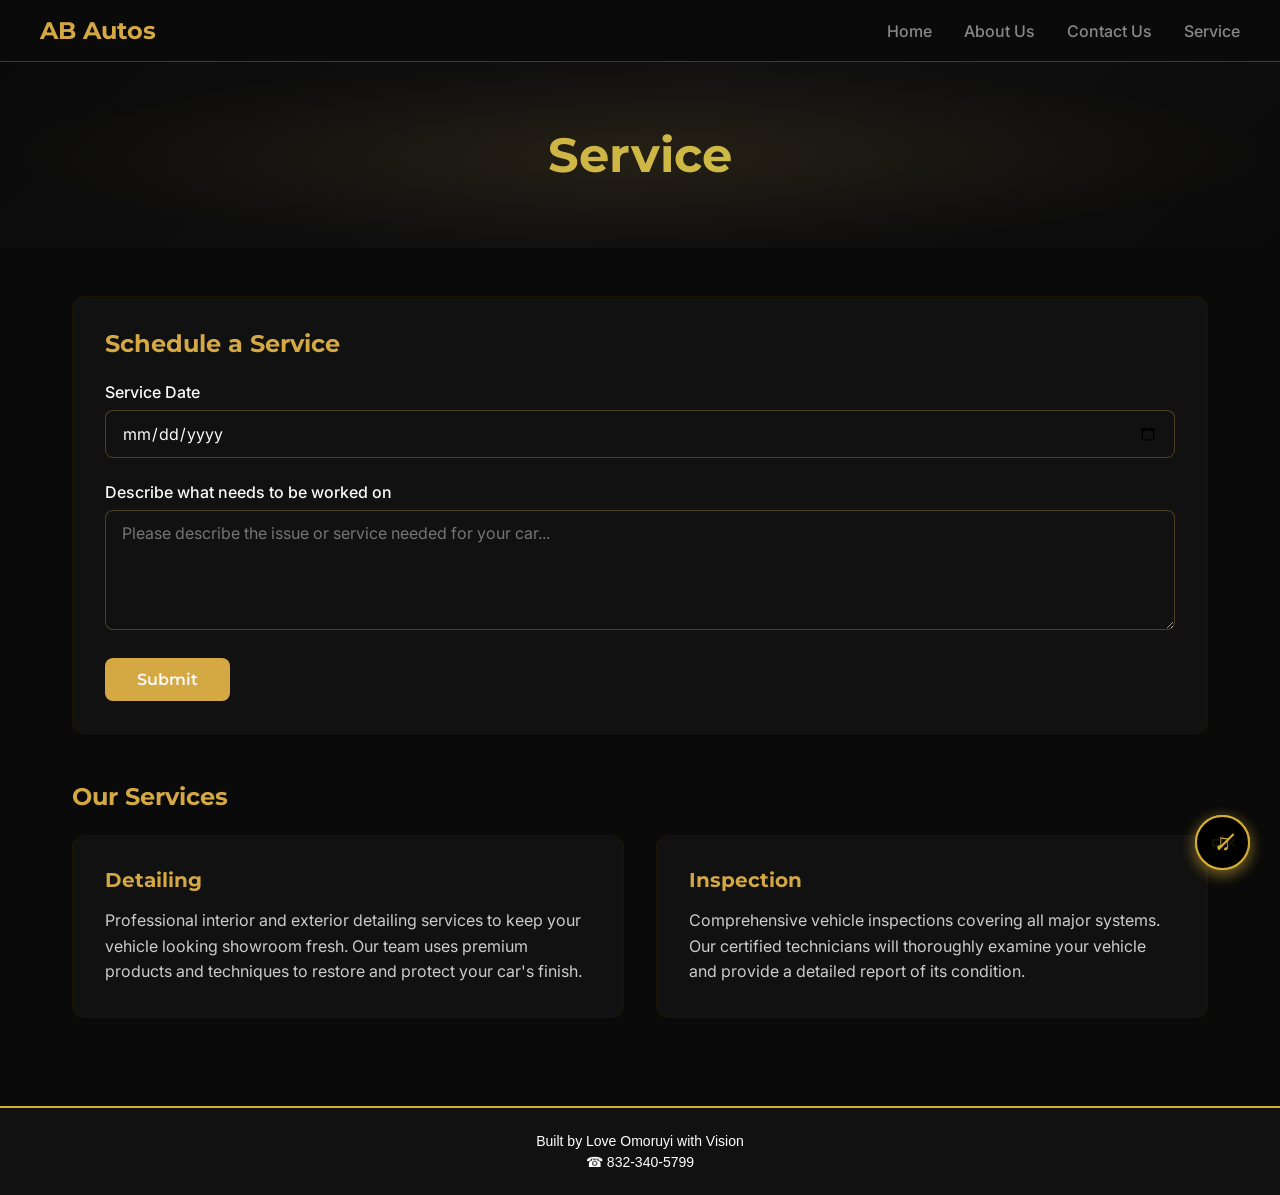
<file: AB-Autos-Website/service.html>
<!DOCTYPE html>
<html lang="en">
<head>
    <meta charset="UTF-8">
        <meta name="robots" content="noindex, nofollow">
        <meta name="googlebot" content="noindex, nofollow, nosnippet, noarchive">
    <meta name="viewport" content="width=device-width, initial-scale=1.0">
    <title>AB Autos - Service</title>
    <link href="https://fonts.googleapis.com/css2?family=Inter:wght@300;400;500;600;700&family=Montserrat:wght@400;500;600;700;800&display=swap" rel="stylesheet">
    <style>
        * {
            margin: 0;
            padding: 0;
            box-sizing: border-box;
        }
        body {
            font-family: 'Inter', sans-serif;
            background: #0A0A0A;
            color: #FAFAFA;
            min-height: 100vh;
        }
        nav {
            background: #0A0A0A;
            border-bottom: 1px solid rgba(212,168,67,0.3);
            padding: 1rem 2rem;
            position: sticky;
            top: 0;
            z-index: 1000;
        }
        .nav-container {
            max-width: 1200px;
            margin: 0 auto;
            display: flex;
            justify-content: space-between;
            align-items: center;
        }
        .logo {
            font-family: 'Montserrat', sans-serif;
            font-size: 1.5rem;
            font-weight: 700;
            color: #D4A843;
            text-decoration: none;
        }
        .nav-links {
            display: flex;
            list-style: none;
            gap: 2rem;
        }
        .nav-links a {
            color: #888888;
            text-decoration: none;
            font-weight: 500;
            transition: color 0.3s ease;
        }
        .nav-links a:hover {
            color: #D4A843;
        }
        .hero {
            background: linear-gradient(135deg, #0A0A0A 0%, #111111 50%, #0A0A0A 100%);
            background-size: cover;
            position: relative;
            padding: 4rem 2rem;
            text-align: center;
        }
        .hero::before {
            content: '';
            position: absolute;
            top: 0;
            left: 0;
            right: 0;
            bottom: 0;
            background: radial-gradient(ellipse at center, rgba(212,168,67,0.1) 0%, transparent 70%);
        }
        .hero h1 {
            font-family: 'Montserrat', sans-serif;
            font-size: 3rem;
            font-weight: 700;
            background: linear-gradient(135deg, #D4A843, #C8C647);
            -webkit-background-clip: text;
            -webkit-text-fill-color: transparent;
            background-clip: text;
            position: relative;
            z-index: 1;
        }
        .content {
            max-width: 1200px;
            margin: 0 auto;
            padding: 3rem 2rem;
        }
        .form-section {
            background: #111111;
            border: 1px solid #1A1500;
            border-radius: 12px;
            padding: 2rem;
            margin-bottom: 3rem;
        }
        .form-section h2 {
            font-family: 'Montserrat', sans-serif;
            color: #D4A843;
            margin-bottom: 1.5rem;
            font-size: 1.5rem;
        }
        .form-group {
            margin-bottom: 1.5rem;
        }
        .form-group label {
            display: block;
            margin-bottom: 0.5rem;
            color: #FAFAFA;
            font-weight: 500;
        }
        .form-group input,
        .form-group textarea {
            width: 100%;
            padding: 0.75rem 1rem;
            background: #111111;
            border: 1px solid rgba(212,168,67,0.3);
            border-radius: 8px;
            color: #FAFAFA;
            font-family: 'Inter', sans-serif;
            font-size: 1rem;
            transition: border-color 0.3s ease;
        }
        .form-group input:focus,
        .form-group textarea:focus {
            outline: none;
            border-color: #D4A843;
        }
        .form-group textarea {
            min-height: 120px;
            resize: vertical;
        }
        .submit-btn {
            background: #D4A843;
            color: #FAFAFA;
            border: none;
            padding: 0.75rem 2rem;
            border-radius: 8px;
            font-family: 'Montserrat', sans-serif;
            font-size: 1rem;
            font-weight: 600;
            cursor: pointer;
            transition: opacity 0.3s ease;
        }
        .submit-btn:hover {
            opacity: 0.9;
        }
        .services-grid {
            display: grid;
            grid-template-columns: repeat(auto-fit, minmax(300px, 1fr));
            gap: 2rem;
        }
        .service-card {
            background: #111111;
            border: 1px solid #1A1500;
            border-radius: 12px;
            padding: 2rem;
            transition: border-color 0.3s ease, transform 0.3s ease;
        }
        .service-card:hover {
            border-color: #D4A843;
            transform: translateY(-5px);
        }
        .service-card h3 {
            font-family: 'Montserrat', sans-serif;
            color: #D4A843;
            margin-bottom: 1rem;
            font-size: 1.25rem;
        }
        .service-card p {
            color: #CCCCCC;
            line-height: 1.6;
        }
    </style>
</head>
<body>
    <nav>
        <div class="nav-container">
            <a href="dealership.html" class="logo">AB Autos</a>
            <ul class="nav-links">
                <li><a href="dealership.html">Home</a></li>
                <li><a href="aboutus.html">About Us</a></li>
                <li><a href="contact.html">Contact Us</a></li>
                <li><a href="service.html">Service</a></li>
            </ul>
        </div>
    </nav>

    <section class="hero">
        <h1>Service</h1>
    </section>

    <div class="content">
        <div class="form-section">
            <h2>Schedule a Service</h2>
            <form>
                <div class="form-group">
                    <label for="service-date">Service Date</label>
                    <input type="date" id="service-date" name="service-date">
                </div>
                <div class="form-group">
                    <label for="service-description">Describe what needs to be worked on</label>
                    <textarea id="service-description" name="service-description" placeholder="Please describe the issue or service needed for your car..."></textarea>
                </div>
                <button type="submit" class="submit-btn">Submit</button>
            </form>
        </div>

        <h2 style="font-family: 'Montserrat', sans-serif; color: #D4A843; margin-bottom: 1.5rem; font-size: 1.5rem;">Our Services</h2>
        <div class="services-grid">
            <div class="service-card">
                <h3>Detailing</h3>
                <p>Professional interior and exterior detailing services to keep your vehicle looking showroom fresh. Our team uses premium products and techniques to restore and protect your car's finish.</p>
            </div>
            <div class="service-card">
                <h3>Inspection</h3>
                <p>Comprehensive vehicle inspections covering all major systems. Our certified technicians will thoroughly examine your vehicle and provide a detailed report of its condition.</p>
            </div>
        </div>
    </div>

<script>
(function(){
var a=document.createElement("audio");
a.src="audio/beat.mp4";
a.loop=true;
a.volume=0.3;
document.documentElement.appendChild(a);
var b=document.createElement("button");
b.id="music-toggle";
b.innerHTML='<span style=\"position:relative;display:inline-block;\">\u266B<span style=\"position:absolute;top:-2px;left:0;font-size:22px;transform:rotate(-45deg);pointer-events:none;\">\u2014</span></span>';
b.title="Toggle Music";
b.setAttribute("style","position:fixed !important;bottom:30px !important;right:30px !important;z-index:2147483647 !important;width:55px !important;height:55px !important;border-radius:50% !important;border:2px solid #d4af37 !important;background:rgba(0,0,0,0.9) !important;color:#d4af37 !important;font-size:22px !important;font-weight:bold !important;cursor:pointer !important;display:flex !important;align-items:center !important;justify-content:center !important;box-shadow:0 4px 15px rgba(212,175,55,0.4) !important;font-family:sans-serif !important;transform:none !important;");
document.documentElement.appendChild(b);
var playing=false;
var userClicked=false;
function setOn(){playing=true;b.innerHTML="\u266B";b.style.setProperty("border-color","#00ff00","important");}
function setOff(){playing=false;b.innerHTML='<span style=\"position:relative;display:inline-block;\">\u266B<span style=\"position:absolute;top:-2px;left:0;font-size:22px;transform:rotate(-45deg);pointer-events:none;\">\u2014</span></span>';b.style.setProperty("border-color","#d4af37","important");}
b.addEventListener("click",function(e){
e.stopPropagation();
userClicked=true;
if(playing){a.pause();setOff();}
else{a.play().then(setOn).catch(function(){});}
});
// Aggressive autoplay - start muted then unmute
  a.muted = true;
  a.play().then(function(){
    // Audio started muted, now try to unmute
    a.muted = false;
    a.volume = 0.3;
    setOn();
  }).catch(function(){
    // Even muted play failed - try on interaction
    var events=["click","touchstart","scroll","keydown","mousemove"];
    function startOnInteraction(){
      if(!playing && !userClicked){
        a.muted = false;
        a.volume = 0.3;
        a.play().then(function(){
          setOn();
          events.forEach(function(evt){ document.removeEventListener(evt, startOnInteraction, true); });
        }).catch(function(){});
      }
    }
    events.forEach(function(evt){ document.addEventListener(evt, startOnInteraction, true); });
  });
  // Fallback: also try unmuted play after short delay
  setTimeout(function(){
    if(!playing && !userClicked){
      a.muted = false;
      a.volume = 0.3;
      a.play().then(setOn).catch(function(){
        var events=["click","touchstart","scroll","keydown","mousemove"];
        function startOnInteraction2(){
          if(!playing && !userClicked){
            a.muted = false;
            a.volume = 0.3;
            a.play().then(function(){
              setOn();
              events.forEach(function(evt){ document.removeEventListener(evt, startOnInteraction2, true); });
            }).catch(function(){});
          }
        }
        events.forEach(function(evt){ document.addEventListener(evt, startOnInteraction2, true); });
      });
    }
  }, 1000);
})();
</script>
<footer style="background-color: #111; color: #fff; text-align: center; padding: 20px; font-family: Arial, sans-serif; border-top: 2px solid #d4af37; margin-top: 40px;"><p style="margin: 5px 0; font-size: 14px;">Built by Love Omoruyi with Vision</p><p style="margin: 5px 0; font-size: 14px;">&#9742; 832-340-5799</p></footer>
<script src="music-player.js"></script>
</body>
</html>
</file>
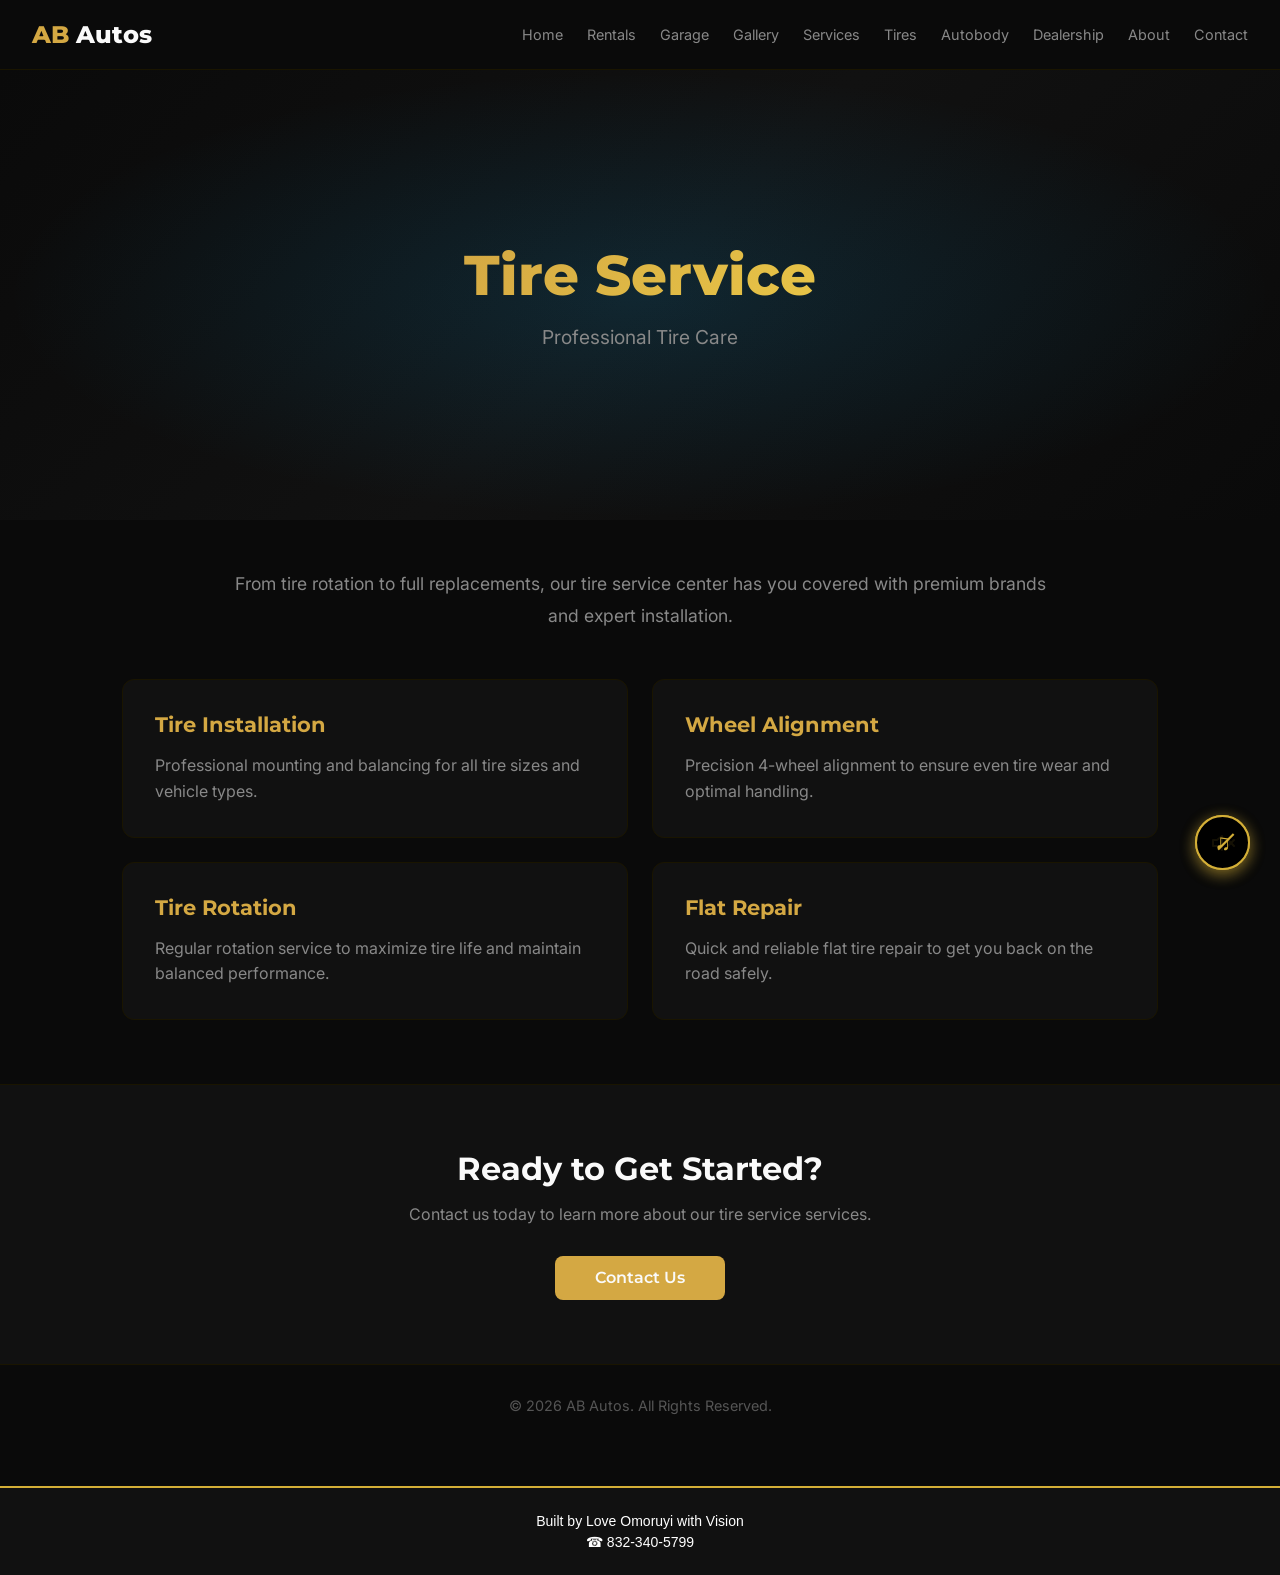
<file: AB-Autos-Website/tire-service.html>
<!DOCTYPE html>
<html lang="en">
<head>
    <meta charset="UTF-8">
        <meta name="robots" content="noindex, nofollow">
        <meta name="googlebot" content="noindex, nofollow, nosnippet, noarchive">
    <meta name="viewport" content="width=device-width, initial-scale=1.0">
    <title>Tire Service - AB Autos</title>
    <style>
        @import url('https://fonts.googleapis.com/css2?family=Inter:wght@100..900&family=Montserrat:wght@100..900&family=Open+Sans:wght@300..800&family=Raleway:wght@100..900&family=Roboto:wght@100..900&display=swap');
        * { margin: 0; padding: 0; box-sizing: border-box; }
        html { scroll-behavior: smooth; }
        body { background: #0A0A0A; color: #FAFAFA; font-family: Inter, sans-serif; min-height: 100vh; }
        a { transition: color 0.3s; }
        @media (max-width: 768px) {
            .nav-links { flex-direction: column; gap: 0.5rem !important; }
            .cards-grid { grid-template-columns: 1fr !important; }
            .hero-title { font-size: 2.5rem !important; }
        }
    </style>
</head>
<body>
    <nav style="background:#0A0A0A;border-bottom:1px solid #1A1500;padding:0 2rem;display:flex;align-items:center;justify-content:space-between;height:70px;position:sticky;top:0;z-index:1000;">
        <a href="index.html" style="color:#D4A843;font-family:Montserrat,sans-serif;font-size:1.5rem;font-weight:800;text-decoration:none;">AB <span style="color:#FAFAFA;">Autos</span></a>
        <div style="display:flex;gap:1.5rem;align-items:center;flex-wrap:wrap;">
            <a href="index.html" style="color:#888888;text-decoration:none;font-family:Inter,sans-serif;font-size:0.9rem;transition:color 0.3s;" onmouseover="this.style.color='#D4A843'" onmouseout="this.style.color='#888888'">Home</a>
            <a href="rental.html" style="color:#888888;text-decoration:none;font-family:Inter,sans-serif;font-size:0.9rem;transition:color 0.3s;" onmouseover="this.style.color='#D4A843'" onmouseout="this.style.color='#888888'">Rentals</a>
            <a href="garage.html" style="color:#888888;text-decoration:none;font-family:Inter,sans-serif;font-size:0.9rem;transition:color 0.3s;" onmouseover="this.style.color='#D4A843'" onmouseout="this.style.color='#888888'">Garage</a>
            <a href="gallery.html" style="color:#888888;text-decoration:none;font-family:Inter,sans-serif;font-size:0.9rem;transition:color 0.3s;" onmouseover="this.style.color='#D4A843'" onmouseout="this.style.color='#888888'">Gallery</a>
            <a href="service.html" style="color:#888888;text-decoration:none;font-family:Inter,sans-serif;font-size:0.9rem;transition:color 0.3s;" onmouseover="this.style.color='#D4A843'" onmouseout="this.style.color='#888888'">Services</a>
            <a href="tire-service.html" style="color:#888888;text-decoration:none;font-family:Inter,sans-serif;font-size:0.9rem;transition:color 0.3s;" onmouseover="this.style.color='#D4A843'" onmouseout="this.style.color='#888888'">Tires</a>
            <a href="autobody.html" style="color:#888888;text-decoration:none;font-family:Inter,sans-serif;font-size:0.9rem;transition:color 0.3s;" onmouseover="this.style.color='#D4A843'" onmouseout="this.style.color='#888888'">Autobody</a>
            <a href="dealership.html" style="color:#888888;text-decoration:none;font-family:Inter,sans-serif;font-size:0.9rem;transition:color 0.3s;" onmouseover="this.style.color='#D4A843'" onmouseout="this.style.color='#888888'">Dealership</a>
            <a href="aboutus.html" style="color:#888888;text-decoration:none;font-family:Inter,sans-serif;font-size:0.9rem;transition:color 0.3s;" onmouseover="this.style.color='#D4A843'" onmouseout="this.style.color='#888888'">About</a>
            <a href="contact.html" style="color:#888888;text-decoration:none;font-family:Inter,sans-serif;font-size:0.9rem;transition:color 0.3s;" onmouseover="this.style.color='#D4A843'" onmouseout="this.style.color='#888888'">Contact</a>
        </div>
    </nav>

    <!-- Hero Banner -->
    <section style="position:relative;height:50vh;display:flex;align-items:center;justify-content:center;text-align:center;background:linear-gradient(135deg,#0A0A0A 0%,#111111 50%,#0A0A0A 100%);overflow:hidden;">
        <div style="position:absolute;inset:0;background:radial-gradient(ellipse at center,rgba(14,165,233,0.15) 0%,transparent 70%);"></div>
        <div style="position:relative;z-index:1;padding:2rem;">
            <h1 class="hero-title" style="font-family:Montserrat,sans-serif;font-size:3.5rem;font-weight:800;margin-bottom:1rem;background:linear-gradient(135deg,#D4A843,#E8C547);-webkit-background-clip:text;-webkit-text-fill-color:transparent;background-clip:text;">Tire Service</h1>
            <p style="font-family:Inter,sans-serif;font-size:1.2rem;color:#888888;max-width:600px;margin:0 auto;">Professional Tire Care</p>
        </div>
    </section>

    <!-- Description -->
    <section style="max-width:900px;margin:3rem auto;padding:0 2rem;text-align:center;">
        <p style="font-family:Inter,sans-serif;font-size:1.1rem;color:#888888;line-height:1.8;">From tire rotation to full replacements, our tire service center has you covered with premium brands and expert installation.</p>
    </section>

    <!-- Cards Grid -->
    <section style="max-width:1100px;margin:2rem auto 4rem;padding:0 2rem;">
        <div class="cards-grid" style="display:grid;grid-template-columns:repeat(2,1fr);gap:1.5rem;">

            <div style="background:#111111;border:1px solid #1A1500;border-radius:12px;padding:2rem;transition:transform 0.3s,border-color 0.3s;" onmouseover="this.style.transform='translateY(-5px)';this.style.borderColor='#D4A843'" onmouseout="this.style.transform='translateY(0)';this.style.borderColor='#1A1500'">
                <h3 style="font-family:Montserrat,sans-serif;color:#D4A843;font-size:1.3rem;margin:0 0 1rem 0;">Tire Installation</h3>
                <p style="font-family:Inter,sans-serif;color:#888888;font-size:1rem;line-height:1.6;margin:0;">Professional mounting and balancing for all tire sizes and vehicle types.</p>
            </div>
            <div style="background:#111111;border:1px solid #1A1500;border-radius:12px;padding:2rem;transition:transform 0.3s,border-color 0.3s;" onmouseover="this.style.transform='translateY(-5px)';this.style.borderColor='#D4A843'" onmouseout="this.style.transform='translateY(0)';this.style.borderColor='#1A1500'">
                <h3 style="font-family:Montserrat,sans-serif;color:#D4A843;font-size:1.3rem;margin:0 0 1rem 0;">Wheel Alignment</h3>
                <p style="font-family:Inter,sans-serif;color:#888888;font-size:1rem;line-height:1.6;margin:0;">Precision 4-wheel alignment to ensure even tire wear and optimal handling.</p>
            </div>
            <div style="background:#111111;border:1px solid #1A1500;border-radius:12px;padding:2rem;transition:transform 0.3s,border-color 0.3s;" onmouseover="this.style.transform='translateY(-5px)';this.style.borderColor='#D4A843'" onmouseout="this.style.transform='translateY(0)';this.style.borderColor='#1A1500'">
                <h3 style="font-family:Montserrat,sans-serif;color:#D4A843;font-size:1.3rem;margin:0 0 1rem 0;">Tire Rotation</h3>
                <p style="font-family:Inter,sans-serif;color:#888888;font-size:1rem;line-height:1.6;margin:0;">Regular rotation service to maximize tire life and maintain balanced performance.</p>
            </div>
            <div style="background:#111111;border:1px solid #1A1500;border-radius:12px;padding:2rem;transition:transform 0.3s,border-color 0.3s;" onmouseover="this.style.transform='translateY(-5px)';this.style.borderColor='#D4A843'" onmouseout="this.style.transform='translateY(0)';this.style.borderColor='#1A1500'">
                <h3 style="font-family:Montserrat,sans-serif;color:#D4A843;font-size:1.3rem;margin:0 0 1rem 0;">Flat Repair</h3>
                <p style="font-family:Inter,sans-serif;color:#888888;font-size:1rem;line-height:1.6;margin:0;">Quick and reliable flat tire repair to get you back on the road safely.</p>
            </div>
        </div>
    </section>

    <!-- CTA Section -->
    <section style="text-align:center;padding:4rem 2rem;background:#111111;border-top:1px solid #1A1500;">
        <h2 style="font-family:Montserrat,sans-serif;font-size:2rem;color:#FAFAFA;margin-bottom:1rem;">Ready to Get Started?</h2>
        <p style="font-family:Inter,sans-serif;color:#888888;margin-bottom:2rem;">Contact us today to learn more about our tire service services.</p>
        <a href="contact.html" style="display:inline-block;background:#D4A843;color:#FAFAFA;font-family:Montserrat,sans-serif;font-weight:600;padding:0.8rem 2.5rem;border-radius:8px;text-decoration:none;font-size:1rem;transition:background 0.3s;" onmouseover="this.style.background='#B8922E'" onmouseout="this.style.background='#D4A843'">Contact Us</a>
    </section>

    <!-- Footer -->
    <footer style="background:#0A0A0A;border-top:1px solid #1A1500;padding:2rem;text-align:center;">
        <p style="font-family:Inter,sans-serif;color:#555555;font-size:0.9rem;">&copy; 2026 AB Autos. All Rights Reserved.</p>
    </footer>




<!-- Background Music Player -->
<script>
(function(){
  var a=document.createElement("audio");
  a.id="bg-music";a.loop=true;a.volume=0.3;
  a.src="audio/beat.mp4";
  document.documentElement.appendChild(a);
  var b=document.createElement("button");
  b.id="music-toggle";
  b.innerHTML="<span style=\"position:relative;display:inline-block;\">\u266B<span style=\"position:absolute;top:-2px;left:0;font-size:22px;transform:rotate(-45deg);pointer-events:none;\">\u2014</span></span>";
  b.title="Toggle Music";
  b.setAttribute("style","position:fixed !important;bottom:30px !important;right:30px !important;z-index:2147483647 !important;width:55px !important;height:55px !important;border-radius:50% !important;border:2px solid #d4af37 !important;background:rgba(0,0,0,0.9) !important;color:#d4af37 !important;font-size:22px !important;font-weight:bold !important;cursor:pointer !important;display:flex !important;align-items:center !important;justify-content:center !important;box-shadow:0 4px 15px rgba(212,175,55,0.4) !important;font-family:sans-serif !important;transform:none !important;");
  document.documentElement.appendChild(b);
  var playing=false;
  var userClicked=false;
  function setOn(){playing=true;b.innerHTML="\u266B";b.style.setProperty("border-color","#00ff00","important");}
  function setOff(){playing=false;b.innerHTML="<span style=\"position:relative;display:inline-block;\">\u266B<span style=\"position:absolute;top:-2px;left:0;font-size:22px;transform:rotate(-45deg);pointer-events:none;\">\u2014</span></span>";b.style.setProperty("border-color","#d4af37","important");}
  b.addEventListener("click",function(e){
    e.stopPropagation();
    userClicked=true;
    if(playing){a.pause();setOff();}
    else{a.play().then(setOn).catch(function(){});}
  });
// Aggressive autoplay - start muted then unmute
  a.muted = true;
  a.play().then(function(){
    // Audio started muted, now try to unmute
    a.muted = false;
    a.volume = 0.3;
    setOn();
  }).catch(function(){
    // Even muted play failed - try on interaction
    var events=["click","touchstart","scroll","keydown","mousemove"];
    function startOnInteraction(){
      if(!playing && !userClicked){
        a.muted = false;
        a.volume = 0.3;
        a.play().then(function(){
          setOn();
          events.forEach(function(evt){ document.removeEventListener(evt, startOnInteraction, true); });
        }).catch(function(){});
      }
    }
    events.forEach(function(evt){ document.addEventListener(evt, startOnInteraction, true); });
  });
  // Fallback: also try unmuted play after short delay (some browsers allow after page settles)
  setTimeout(function(){
    if(!playing && !userClicked){
      a.muted = false;
      a.volume = 0.3;
      a.play().then(setOn).catch(function(){
        // If still blocked, ensure interaction listeners are set
        var events=["click","touchstart","scroll","keydown","mousemove"];
        function startOnInteraction2(){
          if(!playing && !userClicked){
            a.muted = false;
            a.volume = 0.3;
            a.play().then(function(){
              setOn();
              events.forEach(function(evt){ document.removeEventListener(evt, startOnInteraction2, true); });
            }).catch(function(){});
          }
        }
        events.forEach(function(evt){ document.addEventListener(evt, startOnInteraction2, true); });
      });
    }
  }, 1000);
})();
</script>
<footer style="background-color: #111; color: #fff; text-align: center; padding: 20px; font-family: Arial, sans-serif; border-top: 2px solid #d4af37; margin-top: 40px;"><p style="margin: 5px 0; font-size: 14px;">Built by Love Omoruyi with Vision</p><p style="margin: 5px 0; font-size: 14px;">&#9742; 832-340-5799</p></footer>
<script src="music-player.js"></script>
</body>
</html>
</file>
<file: styles.css>
/* ============================================
   Big Step Up Web Design - Premium Agency Styles
   Inspired by: Pentagram, Huge Inc, Fantasy, Work & Co, R/GA
   ============================================ */

/* CSS Custom Properties */
:root {
    --color-bg: #0a0a0a;
    --color-surface: #141414;
    --color-surface-hover: #1a1a1a;
    --color-border: rgba(255, 255, 255, 0.08);
    --color-border-hover: rgba(255, 255, 255, 0.15);
    --color-text: #ffffff;
    --color-text-secondary: rgba(255, 255, 255, 0.7);
    --color-text-muted: rgba(255, 255, 255, 0.4);
    --color-accent: #e8e4df;
    --color-accent-warm: #c9a96e;
    --font-primary: 'Inter', -apple-system, BlinkMacSystemFont, sans-serif;
    --font-display: 'Space Grotesk', sans-serif;
    --transition-smooth: cubic-bezier(0.25, 0.46, 0.45, 0.94);
    --transition-bounce: cubic-bezier(0.34, 1.56, 0.64, 1);
    --transition-fast: 0.3s var(--transition-smooth);
    --transition-medium: 0.6s var(--transition-smooth);
    --transition-slow: 1s var(--transition-smooth);
    --space-xs: 0.5rem;
    --space-sm: 1rem;
    --space-md: 2rem;
    --space-lg: 4rem;
    --space-xl: 8rem;
    --space-2xl: 12rem;
}

/* Reset & Base */
*, *::before, *::after {
    margin: 0;
    padding: 0;
    box-sizing: border-box;
}

html {
    scroll-behavior: smooth;
    font-size: 16px;
    -webkit-font-smoothing: antialiased;
    -moz-osx-font-smoothing: grayscale;
}

body {
    font-family: var(--font-primary);
    background-color: var(--color-bg);
    color: var(--color-text);
    line-height: 1.6;
    overflow-x: hidden;
}

::selection {
    background: var(--color-accent-warm);
    color: var(--color-bg);
}

a {
    text-decoration: none;
    color: inherit;
    transition: color var(--transition-fast);
}

img {
    max-width: 100%;
    display: block;
}

/* Custom Cursor */
.cursor-dot, .cursor-outline {
    pointer-events: none;
    position: fixed;
    top: 0;
    left: 0;
    z-index: 9999;
    border-radius: 50%;
    opacity: 0;
    transition: opacity 0.3s;
}

.cursor-dot {
    width: 8px;
    height: 8px;
    background: var(--color-accent-warm);
}

.cursor-outline {
    width: 40px;
    height: 40px;
    border: 1px solid rgba(201, 169, 110, 0.5);
    transition: transform 0.15s ease, opacity 0.3s;
}

/* Navigation */
.navbar {
    position: fixed;
    top: 0;
    left: 0;
    right: 0;
    z-index: 1000;
    padding: 1.5rem 0;
    transition: all var(--transition-fast);
}

.navbar.scrolled {
    background: rgba(10, 10, 10, 0.9);
    backdrop-filter: blur(20px);
    -webkit-backdrop-filter: blur(20px);
    padding: 1rem 0;
    border-bottom: 1px solid var(--color-border);
}

.nav-container {
    max-width: 1440px;
    margin: 0 auto;
    padding: 0 clamp(1.5rem, 4vw, 4rem);
    display: flex;
    align-items: center;
    justify-content: space-between;
}

.nav-logo {
    font-size: 1.75rem;
    font-weight: 800;
    letter-spacing: -0.02em;
    color: var(--color-text);
}

.logo-dot {
    color: var(--color-accent-warm);
}

.nav-toggle {
    display: none;
    flex-direction: column;
    gap: 6px;
    background: none;
    border: none;
    cursor: pointer;
    padding: 4px;
}

.nav-toggle span {
    width: 24px;
    height: 2px;
    background: var(--color-text);
    transition: all var(--transition-fast);
}

.nav-links {
    display: flex;
    align-items: center;
    gap: 2.5rem;
}

.nav-links a {
    font-size: 0.875rem;
    font-weight: 500;
    color: var(--color-text-secondary);
    letter-spacing: 0.02em;
    position: relative;
    transition: color var(--transition-fast);
}

.nav-links a:hover {
    color: var(--color-text);
}

.nav-links a::after {
    content: '';
    position: absolute;
    bottom: -4px;
    left: 0;
    width: 0;
    height: 1px;
    background: var(--color-accent-warm);
    transition: width var(--transition-fast);
}

.nav-links a:hover::after {
    width: 100%;
}

.nav-cta {
    padding: 0.625rem 1.5rem !important;
    border: 1px solid var(--color-border-hover);
    border-radius: 100px;
    transition: all var(--transition-fast) !important;
}

.nav-cta:hover {
    background: var(--color-text) !important;
    color: var(--color-bg) !important;
    border-color: var(--color-text) !important;
}

.nav-cta::after {
    display: none !important;
}

/* Hero Section */
.hero {
    min-height: 100vh;
    display: flex;
    align-items: center;
    position: relative;
    padding: var(--space-xl) clamp(1.5rem, 4vw, 4rem);
    overflow: hidden;
}

.hero-bg-text {
    position: absolute;
    top: 50%;
    left: 50%;
    transform: translate(-50%, -50%);
    font-size: clamp(8rem, 20vw, 25rem);
    font-weight: 900;
    color: rgba(255, 255, 255, 0.02);
    letter-spacing: -0.05em;
    white-space: nowrap;
    pointer-events: none;
    user-select: none;
}

.hero-content {
    max-width: 1440px;
    margin: 0 auto;
    width: 100%;
}

.hero-eyebrow {
    display: flex;
    align-items: center;
    gap: 1rem;
    margin-bottom: var(--space-lg);
    opacity: 0;
    animation: fadeSlideUp 0.8s var(--transition-smooth) 0.2s forwards;
}

.eyebrow-line {
    width: 40px;
    height: 1px;
    background: var(--color-accent-warm);
}

.eyebrow-text {
    font-size: 0.75rem;
    font-weight: 600;
    letter-spacing: 0.2em;
    text-transform: uppercase;
    color: var(--color-accent-warm);
}

.hero-title {
    font-family: var(--font-display);
    font-size: clamp(3rem, 8vw, 7.5rem);
    font-weight: 700;
    line-height: 1.05;
    letter-spacing: -0.04em;
    margin-bottom: var(--space-lg);
}

.title-line {
    display: block;
    opacity: 0;
    animation: fadeSlideUp 0.8s var(--transition-smooth) forwards;
}

.title-line:nth-child(1) { animation-delay: 0.4s; }
.title-line:nth-child(2) { animation-delay: 0.6s; }
.title-line:nth-child(3) { animation-delay: 0.8s; }

.title-italic {
    font-style: normal; font-weight: 500;
    color: var(--color-accent-warm);
}

.hero-subtitle {
    font-size: clamp(1rem, 1.5vw, 1.25rem);
    color: var(--color-text-secondary);
    max-width: 540px;
    line-height: 1.7;
    margin-bottom: var(--space-lg);
    opacity: 0;
    animation: fadeSlideUp 0.8s var(--transition-smooth) 1s forwards;
}

.hero-cta {
    display: flex;
    align-items: center;
    gap: 1.5rem;
    flex-wrap: wrap;
    opacity: 0;
    animation: fadeSlideUp 0.8s var(--transition-smooth) 1.2s forwards;
}

/* Buttons */
.btn-primary {
    display: inline-flex;
    align-items: center;
    gap: 0.75rem;
    padding: 1rem 2rem;
    background: var(--color-text);
    color: var(--color-bg);
    font-size: 0.9rem;
    font-weight: 600;
    border-radius: 100px;
    transition: all var(--transition-fast);
    border: 1px solid var(--color-text);
}

.btn-primary:hover {
    background: var(--color-accent-warm);
    border-color: var(--color-accent-warm);
    transform: translateY(-2px);
    box-shadow: 0 10px 30px rgba(201, 169, 110, 0.2);
}

.btn-primary svg {
    transition: transform var(--transition-fast);
}

.btn-primary:hover svg {
    transform: translate(3px, -3px);
}

.btn-secondary {
    font-size: 0.9rem;
    font-weight: 500;
    color: var(--color-text-secondary);
    position: relative;
    padding: 0.5rem 0;
}

.btn-secondary::after {
    content: '';
    position: absolute;
    bottom: 0;
    left: 0;
    width: 100%;
    height: 1px;
    background: var(--color-text-muted);
    transition: background var(--transition-fast);
}

.btn-secondary:hover {
    color: var(--color-text);
}

.btn-secondary:hover::after {
    background: var(--color-accent-warm);
}

.btn-large {
    padding: 1.25rem 2.5rem;
    font-size: 1rem;
}

/* Hero Scroll Indicator */
.hero-scroll-indicator {
    position: absolute;
    bottom: 3rem;
    right: clamp(1.5rem, 4vw, 4rem);
    display: flex;
    flex-direction: column;
    align-items: center;
    gap: 0.75rem;
    opacity: 0;
    animation: fadeIn 1s var(--transition-smooth) 1.5s forwards;
}

.hero-scroll-indicator span {
    font-size: 0.7rem;
    font-weight: 500;
    letter-spacing: 0.15em;
    text-transform: uppercase;
    color: var(--color-text-muted);
    writing-mode: vertical-rl;
}

.scroll-line {
    width: 1px;
    height: 60px;
    background: linear-gradient(to bottom, var(--color-accent-warm), transparent);
    animation: scrollPulse 2s ease-in-out infinite;
}

/* Section Styles */
.section-container {
    max-width: 1440px;
    margin: 0 auto;
    padding: 0 clamp(1.5rem, 4vw, 4rem);
}

.section-header {
    margin-bottom: var(--space-xl);
}

.section-number {
    display: inline-block;
    font-size: 0.75rem;
    font-weight: 600;
    color: var(--color-accent-warm);
    letter-spacing: 0.1em;
    margin-bottom: var(--space-sm);
}

.section-title {
    font-family: var(--font-display);
    font-size: clamp(2.5rem, 6vw, 5rem);
    font-weight: 700;
    line-height: 1.1;
    letter-spacing: -0.04em;
}

.section-subtitle {
    font-size: 1.1rem;
    color: var(--color-text-secondary);
    margin-top: 1.5rem;
    max-width: 500px;
}

/* Work Section */
.work-section {
    padding: var(--space-2xl) 0;
}

.projects-grid {
    display: grid;
    grid-template-columns: 1fr;
    gap: var(--space-lg);
}

.project-card {
    border-radius: 16px;
    overflow: hidden;
    background: var(--color-surface);
    border: 1px solid var(--color-border);
    transition: all var(--transition-medium);
}

.project-card:hover {
    border-color: var(--color-border-hover);
    transform: translateY(-4px);
    box-shadow: 0 30px 60px rgba(0, 0, 0, 0.3);
}

.project-featured {
    grid-column: 1 / -1;
}

.project-link {
    display: block;
}

.project-image {
    position: relative;
    overflow: hidden;
    aspect-ratio: 16/9;
}

.project-featured .project-image {
    aspect-ratio: 21/9;
}

.project-placeholder {
    width: 100%;
    height: 100%;
    display: flex;
    flex-direction: column;
    align-items: center;
    justify-content: center;
    gap: 1rem;
    transition: transform 0.8s var(--transition-smooth);
}

.project-card:hover .project-placeholder {
    transform: scale(1.05);
}

.placeholder-icon {
    font-size: 4rem;
}

.placeholder-text {
    font-size: 1.25rem;
    font-weight: 600;
    letter-spacing: 0.05em;
    color: rgba(255, 255, 255, 0.8);
}

.elegance-bg {
    background: linear-gradient(135deg, #2d1b4e 0%, #4a1942 50%, #1a0a2e 100%);
}

.ramen-bg {
    background: linear-gradient(135deg, #1a1a0a 0%, #3d2b1f 50%, #0a0a00 100%);
}

.autos-bg {
    background: linear-gradient(135deg, #0a1628 0%, #1a2d4a 50%, #0a0f1a 100%);
}

.project-overlay {
    position: absolute;
    inset: 0;
    background: rgba(10, 10, 10, 0);
    display: flex;
    align-items: center;
    justify-content: center;
    transition: background var(--transition-fast);
}

.project-card:hover .project-overlay {
    background: rgba(10, 10, 10, 0.4);
}

.overlay-arrow {
    width: 64px;
    height: 64px;
    border-radius: 50%;
    background: var(--color-text);
    display: flex;
    align-items: center;
    justify-content: center;
    opacity: 0;
    transform: scale(0.5);
    transition: all var(--transition-fast);
}

.overlay-arrow svg {
    color: var(--color-bg);
}

.project-card:hover .overlay-arrow {
    opacity: 1;
    transform: scale(1);
}

.project-info {
    padding: var(--space-md);
}

.project-meta {
    display: flex;
    align-items: center;
    justify-content: space-between;
    margin-bottom: var(--space-sm);
}

.project-category {
    font-size: 0.75rem;
    font-weight: 600;
    letter-spacing: 0.1em;
    text-transform: uppercase;
    color: var(--color-accent-warm);
}

.project-year {
    font-size: 0.75rem;
    color: var(--color-text-muted);
}

.project-title {
    font-family: var(--font-display);
    font-size: 1.75rem;
    font-weight: 600;
    margin-bottom: 0.75rem;
    letter-spacing: -0.02em;
}

.project-desc {
    font-size: 0.95rem;
    color: var(--color-text-secondary);
    line-height: 1.7;
    margin-bottom: 1.25rem;
}

.project-tags {
    display: flex;
    gap: 0.5rem;
    flex-wrap: wrap;
}

.project-tags span {
    font-size: 0.75rem;
    padding: 0.375rem 0.875rem;
    background: rgba(255, 255, 255, 0.05);
    border: 1px solid var(--color-border);
    border-radius: 100px;
    color: var(--color-text-muted);
    transition: all var(--transition-fast);
}

.project-card:hover .project-tags span {
    border-color: var(--color-border-hover);
    color: var(--color-text-secondary);
}

/* Marquee Section */
.marquee-section {
    padding: var(--space-lg) 0;
    border-top: 1px solid var(--color-border);
    border-bottom: 1px solid var(--color-border);
    overflow: hidden;
}

.marquee {
    overflow: hidden;
    white-space: nowrap;
}

.marquee-content {
    display: inline-flex;
    align-items: center;
    gap: 2rem;
    animation: marquee 25s linear infinite;
}

.marquee-content span {
    font-family: var(--font-display);
    font-size: clamp(2rem, 4vw, 3.5rem);
    font-weight: 300;
    font-style: normal; font-weight: 500;
    color: var(--color-text-muted);
}

.marquee-dot {
    width: 8px !important;
    height: 8px;
    border-radius: 50%;
    background: var(--color-accent-warm) !important;
    display: inline-block;
    font-size: 0 !important;
}

/* About Section */
.about-section {
    padding: var(--space-2xl) 0;
}

.about-content {
    display: grid;
    grid-template-columns: 1.5fr 1fr;
    gap: var(--space-xl);
    align-items: start;
}

.about-headline {
    font-family: var(--font-display);
    font-size: clamp(1.75rem, 3vw, 2.5rem);
    font-weight: 700;
    line-height: 1.3;
    margin-bottom: var(--space-md);
    letter-spacing: -0.02em;
}

.about-paragraphs {
    display: flex;
    flex-direction: column;
    gap: 1.5rem;
}

.about-paragraphs p {
    font-size: 1.05rem;
    color: var(--color-text-secondary);
    line-height: 1.8;
}

.about-stats {
    display: flex;
    flex-direction: column;
    gap: var(--space-lg);
    padding-left: var(--space-lg);
    border-left: 1px solid var(--color-border);
}

.stat {
    display: flex;
    flex-direction: column;
    gap: 0.5rem;
}

.stat-number {
    font-family: var(--font-display);
    font-size: 3rem;
    font-weight: 700;
    letter-spacing: -0.04em;
    color: var(--color-accent-warm);
}

.stat-label {
    font-size: 0.8rem;
    font-weight: 500;
    letter-spacing: 0.1em;
    text-transform: uppercase;
    color: var(--color-text-muted);
}

/* Services Section */
.services-section {
    padding: var(--space-2xl) 0;
    background: var(--color-surface);
}

.services-grid {
    display: grid;
    grid-template-columns: repeat(2, 1fr);
    gap: 1px;
    background: var(--color-border);
    border: 1px solid var(--color-border);
    border-radius: 16px;
    overflow: hidden;
}

.service-card {
    padding: var(--space-lg);
    background: var(--color-bg);
    transition: background var(--transition-fast);
}

.service-card:hover {
    background: var(--color-surface-hover);
}

.service-top {
    display: flex;
    align-items: center;
    justify-content: space-between;
    margin-bottom: var(--space-md);
}

.service-number {
    font-size: 0.75rem;
    font-weight: 700;
    color: var(--color-accent-warm);
    letter-spacing: 0.05em;
}

.service-icon {
    width: 48px;
    height: 48px;
    border-radius: 50%;
    background: rgba(201, 169, 110, 0.1);
    display: flex;
    align-items: center;
    justify-content: center;
    color: var(--color-accent-warm);
}

.service-card h3 {
    font-family: var(--font-display);
    font-size: 1.5rem;
    font-weight: 600;
    margin-bottom: 1rem;
    letter-spacing: -0.02em;
}

.service-card p {
    font-size: 0.95rem;
    color: var(--color-text-secondary);
    line-height: 1.7;
}

/* Contact Section */
.contact-section {
    padding: var(--space-2xl) 0;
    text-align: center;
}

.contact-content {
    max-width: 800px;
    margin: 0 auto;
}

.contact-title {
    font-family: var(--font-display);
    font-size: clamp(2.5rem, 5vw, 4.5rem);
    font-weight: 700;
    line-height: 1.15;
    letter-spacing: -0.04em;
    margin: var(--space-md) 0;
}

.contact-desc {
    font-size: 1.1rem;
    color: var(--color-text-secondary);
    line-height: 1.7;
    margin-bottom: var(--space-lg);
    max-width: 500px;
    margin-left: auto;
    margin-right: auto;
}

/* Footer */
.footer {
    padding: var(--space-xl) 0 var(--space-md);
    border-top: 1px solid var(--color-border);
}

.footer-container {
    max-width: 1440px;
    margin: 0 auto;
    padding: 0 clamp(1.5rem, 4vw, 4rem);
}

.footer-top {
    display: flex;
    justify-content: space-between;
    align-items: start;
    margin-bottom: var(--space-xl);
}

.footer-brand {
    max-width: 300px;
}

.footer-logo {
    font-size: 2rem;
    font-weight: 800;
    letter-spacing: -0.02em;
    display: block;
    margin-bottom: 1rem;
}

.footer-brand p {
    font-size: 0.95rem;
    color: var(--color-text-muted);
    line-height: 1.6;
}

.footer-nav {
    display: flex;
    gap: var(--space-xl);
}

.footer-col {
    display: flex;
    flex-direction: column;
    gap: 0.75rem;
}

.footer-col h4 {
    font-size: 0.75rem;
    font-weight: 600;
    letter-spacing: 0.1em;
    text-transform: uppercase;
    color: var(--color-text-muted);
    margin-bottom: 0.5rem;
}

.footer-col a {
    font-size: 0.9rem;
    color: var(--color-text-secondary);
    transition: color var(--transition-fast);
}

.footer-col a:hover {
    color: var(--color-text);
}

.footer-bottom {
    padding-top: var(--space-md);
    border-top: 1px solid var(--color-border);
}

.footer-bottom p {
    font-size: 0.8rem;
    color: var(--color-text-muted);
}

/* Animations */
@keyframes fadeSlideUp {
    from {
        opacity: 0;
        transform: translateY(30px);
    }
    to {
        opacity: 1;
        transform: translateY(0);
    }
}

@keyframes fadeIn {
    from { opacity: 0; }
    to { opacity: 1; }
}

@keyframes scrollPulse {
    0%, 100% { opacity: 1; transform: scaleY(1); }
    50% { opacity: 0.5; transform: scaleY(0.6); transform-origin: top; }
}

@keyframes marquee {
    from { transform: translateX(0); }
    to { transform: translateX(-50%); }
}

/* Scroll Animations */
.fade-in {
    opacity: 0;
    transform: translateY(40px);
    transition: opacity 0.8s var(--transition-smooth), transform 0.8s var(--transition-smooth);
}

.fade-in.visible {
    opacity: 1;
    transform: translateY(0);
}

/* Responsive Design */
@media (min-width: 768px) {
    .projects-grid {
        grid-template-columns: repeat(2, 1fr);
    }

    .project-featured {
        grid-column: 1 / -1;
    }
}

@media (max-width: 1024px) {
    .about-content {
        grid-template-columns: 1fr;
        gap: var(--space-lg);
    }

    .about-stats {
        flex-direction: row;
        border-left: none;
        padding-left: 0;
        border-top: 1px solid var(--color-border);
        padding-top: var(--space-lg);
    }

    .services-grid {
        grid-template-columns: 1fr;
    }
}

@media (max-width: 768px) {
    .nav-toggle {
        display: flex;
    }

    .nav-links {
        position: fixed;
        top: 0;
        right: 0;
        bottom: 0;
        width: 100%;
        background: rgba(10, 10, 10, 0.98);
        backdrop-filter: blur(20px);
        flex-direction: column;
        justify-content: center;
        align-items: center;
        gap: 2rem;
        opacity: 0;
        pointer-events: none;
        transition: opacity var(--transition-fast);
    }

    .nav-links.active {
        opacity: 1;
        pointer-events: all;
    }

    .nav-links a {
        font-size: 1.5rem;
    }

    .hero {
        padding-top: 8rem;
        min-height: 90vh;
    }

    .hero-title {
        font-size: clamp(2.5rem, 10vw, 4rem);
    }

    .projects-grid {
        grid-template-columns: 1fr;
    }

    .project-featured .project-image {
        aspect-ratio: 16/9;
    }

    .about-stats {
        flex-direction: column;
    }

    .footer-top {
        flex-direction: column;
        gap: var(--space-lg);
    }

    .hero-scroll-indicator {
        display: none;
    }

    .contact-title {
        font-size: clamp(2rem, 6vw, 3rem);
    }
}

@media (max-width: 480px) {
    .hero-cta {
        flex-direction: column;
        align-items: flex-start;
    }

    .stat-number {
        font-size: 2.25rem;
    }

    .service-card {
        padding: var(--space-md);
    }
}

/* ===== Portfolio Templates Tab Section ===== */
.templates-section {
    padding: 120px 0;
    position: relative;
}

.templates-section .section-container {
    max-width: 1200px;
    margin: 0 auto;
    padding: 0 40px;
}

.templates-section .section-header {
    margin-bottom: 60px;
}

.templates-section .section-subtitle {
    color: rgba(255, 255, 255, 0.6);
    font-size: 1.1rem;
    margin-top: 15px;
}

.templates-tabs {
    width: 100%;
}

.tab-buttons {
    display: flex;
    gap: 10px;
    margin-bottom: 40px;
    border-bottom: 1px solid rgba(255, 255, 255, 0.1);
    padding-bottom: 0;
}

.tab-btn {
    background: none;
    border: none;
    color: rgba(255, 255, 255, 0.5);
    font-size: 1rem;
    padding: 15px 30px;
    cursor: pointer;
    transition: all 0.3s ease;
    position: relative;
    font-family: inherit;
}

.tab-btn:hover {
    color: rgba(255, 255, 255, 0.8);
}

.tab-btn.active {
    color: #fff;
}

.tab-btn.active::after {
    content: '';
    position: absolute;
    bottom: -1px;
    left: 0;
    width: 100%;
    height: 2px;
    background: #fff;
}

.tab-content {
    position: relative;
}

.tab-pane {
    display: none;
    opacity: 0;
    transition: opacity 0.3s ease;
}

.tab-pane.active {
    display: block;
    opacity: 1;
}

.tab-pane-inner {
    padding: 40px;
    border: 1px solid rgba(255, 255, 255, 0.1);
    border-radius: 12px;
    background: rgba(255, 255, 255, 0.02);
}

.tab-pane-inner h3 {
    font-size: 1.8rem;
    color: #fff;
    margin-bottom: 15px;
}

.tab-pane-inner p {
    color: rgba(255, 255, 255, 0.6);
    font-size: 1.05rem;
    line-height: 1.7;
    margin-bottom: 25px;
}

.btn-large {
    display: inline-block;
    padding: 14px 32px;
    font-size: 1rem;
    text-decoration: none;
}

@media (max-width: 768px) {
    .tab-buttons {
        flex-direction: column;
        gap: 0;
    }
    
    .tab-btn {
        padding: 12px 20px;
        text-align: left;
    }
    
    .tab-pane-inner {
        padding: 25px;
    }
    
    .templates-section {
        padding: 80px 0;
    }
}
</file>
<file: AB-Autos-Website/css/style.css>
/* ============================================
   AB AUTOS - ELECTRIC BLUE THEME
   ============================================ */
:root {
    --electric-blue: #D4A843;
    --electric-blue-bright: #E8C547;
    --electric-blue-deep: #B8922E;
    --electric-blue-glow: #EDD478;
    --electric-blue-subtle: rgba(212, 168, 67, 0.15);
    --dark-navy: #0A0A0A;
    --dark-surface: #111111;
    --dark-surface-light: #1A1A1A;
    --dark-border: #1A1500;
    --text-primary: #F8FAFC;
    --text-secondary: #94A3B8
    --text-muted: #64748B;
}

@import url('https://fonts.googleapis.com/css2?family=Inter:wght@100..900&family=Montserrat:wght@100..900&family=Open+Sans:wght@300..800&family=Raleway:wght@100..900&family=Roboto:wght@100..900&display=swap');

html, body {
  margin: 0;
  padding: 0;
  width: 100%;
  overflow-x: hidden; /* Prevents horizontal scrolling caused by small overflow */
}


* {
  margin: 0;
  padding: 0;
  box-sizing: border-box;
  font-family: inter;
}

/* ===========================
   HERO SECTION
   =========================== */
.hero-section {
  width: 100%;
  height: auto;
  min-height: 92dvh;
  position: relative;
  overflow: hidden;
  background-color: #0A0A0A;
}

.hero-video-wrapper {
  position: absolute;
  top: 0; left: 0;
  width: 100%; height: 100%;
  z-index: 0;
}

.hero-bg-video,
#hero-video-a,
#hero-video-b {
  position: absolute;
  top: 50%;
  left: 50%;
  min-width: 100%;
  min-height: 100%;
  width: auto;
  height: auto;
  transform: translate(-50%, -50%);
  object-fit: cover;
  opacity: 0;
  z-index: 1;
  transition: opacity 1.5s ease-in-out;
}

/* First video starts visible */
#hero-video-a {
  opacity: 1
  visibility: visible;
  z-index: 2;
}

/* Second video behind first */
#hero-video-b {
  opacity: 0;
  visibility: visible;
  z-index: 2;
}

.hero-video-overlay {
  position: absolute;
  top: 0; left: 0;
  width: 100%; height: 100%;
  background: linear-gradient(to bottom, rgba(0,0,0,0.7) 0%, rgba(0,0,0,0.5) 40%, rgba(0,0,0,0.6) 70%, rgba(0,0,0,0.8) 100%);
  z-index: 1;
}


   =========================== */
.hero-header {
  width: 90%;
  margin: auto;
  position: relative;
  z-index: 10;
  padding-top: 20px;
}

.hero-header > ul {
  display: flex;
  justify-content: center;
         gap: 40px;
  align-items: center;
  transition: 0.4s ease;
}

.hero-header > ul > li {
  list-style: none;
  color: #f5f5f5;
  font-family: "Inter", sans-serif;
  font-weight: 400;
  font-size: 20px;
  cursor: pointer;
}
.logo {
  display: block;
  width: 200px;    /* set your logo width */
  height: 85px;    /* set your logo height */
  /* background-image: url('./image/logo.png'); */
  background-size: contain;
  background-repeat: no-repeat;
  background-position: center;
       transform: scale(1.15);
}

/* Dropdown container */
.dropdown {
    position: relative;
}

.dropdown-menu {
    display: none;
    position: absolute;
    background: rgba(255, 255, 255, 0.322);
    list-style: none;
    padding: 10px 0;
    margin: 0;
    min-width: 180px;
    top: 100%;
    left: 0;
    box-shadow: 0 4px 10px rgba(0,0,0,0.15);
    border-radius: 6px;
    z-index: 999;
}

.dropdown-menu li a {
    display: block;
    padding: 10px 20px;
    color: black;
    text-decoration: none;
}

.dropdown-menu li a:hover {
    background: #eee;
}

/* Show dropdown on hover */
.dropdown:hover .dropdown-menu {
    display: block;
}


/* ===========================
   HERO TEXT
   =========================== */
.text {
    position: relative;
    z-index: 5;
  width: 90%;
  text-align: center;
  margin-top: 1.5%;
  font-family: "Inter", sans-serif;
  font-weight: 700;
  font-size: 28px;
  color: #fafafa;
  margin-left: 80px;
}

.t-color {
  color: #D4A843;
}

/* ===========================
   BUTTON CONTAINER (DATE + TIME)
   =========================== */
.button-container {
  width: 92%;
  min-height: auto;
  
  margin: 40px auto;
  border-radius: 20px;
  background-color: #fafafa;
  display: flex;
  justify-content: space-evenly;
  align-items: center;
  gap: 15px;
  padding: 30px;
}

/* === PICKER BLOCKS === */
.picker {
  width: 45%;
  display: flex;
  flex-direction: column;
}

h3 {
  font-family: "Inter", sans-serif;
  font-weight: 400;
  font-size: 16px;
  color: #000;
  margin-bottom: 10px;
}

/* === INPUT GROUP === */
.input-group {
  display: flex;
  align-items: center;
  justify-content: space-between;
  background: #fff;
  border: 1px solid #d1d5db;
  border-radius: 10px;
  padding: 12px 15px;
  position: relative;
  cursor: pointer;
  transition: 0.3s ease;
}

.input-group:hover {
  border-color: #D4A843;
}

/* === COLLAPSIBLE POPUP === */
.popup {
  position: absolute;
  top: 110%;
  left: 0;
  z-index: 20;
  background: #fff;
  box-shadow: 0 4px 20px rgba(0, 0, 0, 0.15);
  border-radius: 12px;
  padding: 20px;
  width: 400px;
  max-height: 480px;
  overflow-y: auto;
  transform: scale(0.8);
  opacity: 0;
  pointer-events: none;
  transition: all 0.3s ease;
}

.popup.active {
  transform: scale(1);
  opacity: 1;
  pointer-events: auto;
}

/* === CALENDAR STYLING === */
.calendar h3 {
  text-align: center;
  font-weight: 600;
  font-size: 18px;
  margin-bottom: 16px;
}

.days-header,
.days-grid {
  display: grid;
  grid-template-columns: repeat(7, 1fr);
  gap: 6px;
}

.days-header div {
  height: 32px;
  display: flex;
  align-items: center;
  justify-content: center;
  font-weight: 600;
  color: #6b7280;
  font-size: 13px;
}

.days-grid button {
  height: 36px;
  border-radius: 50%;
  border: none;
  background: none;
  font-size: 13px;
  font-weight: 500;
  color: #111;
  transition: 0.3s;
  cursor: pointer;
}

.days-grid button:hover {
  background: #f3f4f6;
}

.days-grid button.selected {
  background: #D4A843;
  color: #000;
  font-weight: 600;
}

/* === MONTH CONTROLS === */
.month-controls {
  display: flex;
  justify-content: space-between;
  align-items: center;
  margin-top: 12px;
}

.arrow-btn {
  background: #D4A843;
  color: #fff;
  padding: 4px 8px;
  border-radius: 6px;
  font-size: 16px;
  cursor: pointer;
  border: none;
  transition: 0.3s;
}

.arrow-btn:hover {
  background: #B8922E;
}

/* === TIME PICKER === */
.time-grid {
  display: grid;
  grid-template-columns: repeat(3, 1fr);
  gap: 8px;
  margin-top: 10px;
}

.time-option {
  padding: 10px;
  border-radius: 8px;
  border: 1px solid #1A1500;
  text-align: center;
  font-size: 13px;
  transition: 0.3s;
  cursor: pointer;
}

.time-option:hover {
  background: #f3f4f6;
}

.time-option.selected {
  background: #D4A843;
  color: #000;
  font-weight: 600;
  border: none;
}

/* === MAIN BUTTON === */
.btn-main {
  background: #D4A843;
  color: #000;
  font-weight: 600;
  padding: 10px 24px;
  border-radius: 8px;
  border: none;
  transition: 0.3s;
  cursor: pointer;
}

.btn-main:hover {
  background: #B8922E;
}

/* === DATE & TIME FLEX LAYOUT === */
.return,
.return-date {
  display: flex;
  align-items: center;
  gap: 6px;
  flex-wrap: wrap;
}

.return h3,
.return-date h3 {
  width: 100%;
  font-weight: 600;
  margin-bottom: 4px;
}

#pickup-picker,
#pickup-time-picker,
#return-picker,
#return-time-picker {
  display: flex;
  align-items: center;
  gap: 4px;
  background: #fff;
  border: 1px solid #ccc;
  padding: 8px 12px;
  border-radius: 6px;
  cursor: pointer;
  position: relative;
  width: fit-content;
  font-size: 15px;
  font-family: Inter;
}

/* === DROPDOWN === */
.big-input {
  width: 260px;
  height: 45px;
  font-size: 16px;
  padding: 10px 14px 10px 40px;
  border-radius: 8px;
  border: 1px solid #ccc;
  background: #fff url("../image/Vector.png") no-repeat 10px center / 18px;
  transition: 0.3s;
}
.big-input:focus {
  border-color: #D4A843;
  outline: none;
}

.dropdown {
  position: relative;
  width: fit-content;
}

.dropdown-list {
  display: none;
  position: absolute;
  top: 100%;
  left: 0;
  width: 100%;
  background: #fff;
  border: 1px solid #1A1500;
  border-radius: 8px;
  box-shadow: 0 6px 16px rgba(0, 0, 0, 0.1);
  margin-top: 4px;
  list-style: none;
  max-height: 200px;
  overflow-y: auto;
  z-index: 20;
  padding: 6px 0;
}

.dropdown-list li {
  padding: 10px 14px;
  cursor: pointer;
  transition: background 0.2s;
}
.dropdown-list li:hover {
  background: #D4A843;
  color: #000;
}
.dropdown-list.active {
  display: block;
}

/* === SHOW CAR BUTTON === */
.show-car {
  width: 190px;
  margin-top: 2%;
}

.show-car button {
  width: 100%;
  height: 45px;
  background-color: #D4A843;
  color: #000;
  font-family: "Inter", sans-serif;
  font-weight: 600;
  font-size: 15px;
  border: none;
  border-radius: 5px;
  cursor: pointer;
}

/* ===========================
   HAMBURGER MENU
   =========================== */
.hamburger {
  display: none;
  flex-direction: column;
  gap: 5px;
  cursor: pointer;

  position: absolute;
  top: 20px;
  left: 50%;
  transform: translateX(-50%);
}
.hamburger span {
  width: 28px;
  height: 3px;
  background: #fff;
  border-radius: 3px;
  transition: all 0.3s ease;
}

.hamburger.active span:nth-child(1) {
  transform: rotate(45deg) translateY(8px);
}
.hamburger.active span:nth-child(2) {
  opacity: 0;
}
.hamburger.active span:nth-child(3) {
  transform: rotate(-45deg) translateY(-8px);
}

@media (max-width: 768px) {

  .hamburger {
    display: flex;
  }

  .nav-links {
    position: absolute;
    top: 0;
    left: 0;
    width: 100%;
    background: #0A0A0A;

    flex-direction: column;
    align-items: center;
    gap: 20px;

    padding: 40px 0 15px;

    /* DROPDOWN ANIMATION */
    transform: translateY(-100%);
    opacity: 0;
    pointer-events: none;
    transition: all 0.4s ease;
    z-index: 1000;
  }

  /* When hamburger is clicked */
  .nav-links.active {
    transform: translateY(0);
    opacity: 1;
    pointer-events: auto;
  }

  .nav-links li {
    width: 100%;
    text-align: center;
  }

  .nav-links a {
    font-size: 18px;
    padding: 10px 0;
    display: block;
  }
}


/* ===========================
   TABLET VIEW (≤ 992px)
   =========================== */
@media (max-width: 992px) {
  .hero-header > ul {
    justify-content: center;
    gap: 6px;
  }

  .text h1 {
    font-size: 54px;
  margin-bottom: 2px;
  }

  .button-container {
    flex-wrap: wrap;
    gap: 15px;
    margin: 40px auto;
    padding: 20px;
  }

  .picker,
  .location,
  .return,
  .return-date {
    width: 100%;
  }

  .show-car {
    width: 100%;
    text-align: center;
  }

  .show-car button {
    width: 80%;
  }
}

/* ===========================
   MOBILE VIEW (≤ 768px)
   =========================== */
@media (max-width: 768px) {
  .hamburger {
    display: flex;
  }

  .hero-header > ul {
    position: absolute;
    top: 70px;
    right: 0;
    width: 70%;
    background: rgba(5, 10, 25, 0.92);
    flex-direction: column;
    align-items: flex-start;
    gap: 20px;
    padding: 25px;
    border-radius: 10px 0 0 10px;
    transform: translateX(100%);
    transition: all 0.3s ease-in-out;
  }

  .hero-header > ul.active {
    transform: translateX(0);
  }

  .hero-header > ul > li {
    width: 100%;
    font-size: 18px;
    text-align: left;
    color: #D4A843;
  }

  .logo {
    display: none;
  }

  .text {
    margin-left: 0;
    font-size: 20px;
  }

  .button-container {
    flex-direction: column;
    align-items: stretch;
    width: 90%;
    margin: 40px auto;
    padding: 20px;
  }

  .location,
  .return,
  .return-date {
    width: 100%;
  }

  .big-input {
    width: 100%;
  }

  .show-car {
    width: 100%;
    margin-top: 20px;
  }

  .show-car button {
    width: 100%;
  }
}


/* second section */

.second-section {
  width: 100%;
  height: auto;
  padding-bottom: 40px;
  background-color: #0A0A0A;
}

.second-section > h1 {
  text-align: center;
  font-family: "Inter";
  font-weight: 600;
  font-size: 40px;
  color: #FAFAFA;
  padding-top: 9%;
}

.second-container {
  width: 100%;
  height: 55vh;
  margin: auto;
  margin-top: 5%;
  display: flex;
  justify-content: space-between;
}

.card-1,
.card-2,
.card-3 {
  width: 32%;
  height: 55vh;
  border-radius: 20px;
  background-position: center;
  background-size: cover;
  padding-top: 180px;
  padding-left: 20px;
}

.card-1 {
  background-image: url('../image/Ab 1.png');
}
.card-2 {
  background-image: url(../image/Ab2.png);
}
.card-3 {
  background-image: url(../image/Ab\ 3.png);
}

.card-1 > h2,
.card-2 > h2,
.card-3 > h2 {
  color: #FFFFFF;
  font-family: inter;
  font-weight: 500;
  padding-bottom: 10px;
}

.card-1 > p,
.card-2 > p,
.card-3 > p {
  color: #94A3B8;
  font-family: inter;
  font-size: 18px;
  font-weight: 400;
  line-height: 1.2;
}

.card-1 > button,
.card-2 > button,
.card-3 > button {
  width: 175px;
  height: 48px;
  background-color: transparent;
  border: 2px solid #D4A843;
  font-family: inter;
  font-weight: 600;
  font-size: 18px;
  color: #D4A843;
  margin-top: 20px;
  border-radius: 5px;
  cursor: pointer;
}

.card-1 > button:hover,
.card-2 > button:hover,
.card-3 > button:hover {
  background-color: #D4A843;
  color: #000000;
  transition: 0.3s;
}

/* =========================
   RESPONSIVE DESIGN
   ========================= */

/* ===== Tablet (≤ 992px) ===== */
@media (max-width: 992px) {
  .second-section {
    height: auto;
    padding-bottom: 60px;
  }

  .second-section > h1 {
    font-size: 32px;
    padding-top: 6%;
  }

  .second-container {
    height: auto;
    flex-wrap: wrap;
    justify-content: center;
    gap: 30px;
  }

  .card-1,
  .card-2,
  .card-3 {
    width: 45%;
    height: 55vh;
    padding-top: 140px;
  }

  .card-1 > p,
  .card-2 > p,
  .card-3 > p {
    font-size: 16px;
    width: 90%;
  }

  .card-1 > button,
  .card-2 > button,
  .card-3 > button {
    width: 150px;
    height: 45px;
    font-size: 16px;
  }
}

/* ===== Mobile (≤ 768px) ===== */
@media (max-width: 768px) {
  .second-section {
    height: auto;
    padding: 30px 0;
  }

  .second-section > h1 {
    font-size: 26px;
    padding-top: 0;
  }

  .second-container {
    flex-direction: column;
    align-items: center;
    gap: 25px;
  }

  .card-1,
  .card-2,
  .card-3 {
    width: 90%;
    height: 55vh;
    padding-top: 140px;
  }

  .card-1 > p,
  .card-2 > p,
  .card-3 > p {
    font-size: 15px;
    width: 95%;
  }

  .card-1 > button,
  .card-2 > button,
  .card-3 > button {
    width: 100%;
  }
}

/* ===== Small Phones (≤ 480px) ===== */
@media (max-width: 480px) {
  .second-section > h1 {
    font-size: 22px;
  }

  .card-1,
  .card-2,
  .card-3 {
    width: 95%;
    height: 55vh;
    padding-top: 120px;
  }

  .card-1 > p,
  .card-2 > p,
  .card-3 > p {
    font-size: 14px;
  }

  .card-1 > button,
  .card-2 > button,
  .card-3 > button {
    font-size: 14px;
    height: 42px;
  }
}


/* collection-section */
.collection-section {
  width: 100%;
  height: auto; padding-bottom: 50px;
  background-color: #111111;
  padding-top: 50px;
}

.hold-h1 {
  padding-left: 50px;
  padding-bottom: 13px;
  border-radius: 20px;
  width: 23%;
  margin-left: 500px;
  background-color: #1A1A1A;
}

.hold-h1 > h2 {
  font-family: inter;
  font-weight: 400;
  font-size: 20px;
  color: #FAFAFA;
  padding-top: 4%;
}

.collection-container {
  width: 95%;
  height: 70vh;
  margin: auto;
  margin-top: 1%;
  display: flex;
  justify-content: space-between;
  align-items: center;
  font-family: inter;
}

.image-area {
  width: 80%;
  height: 70vh;
  position: relative;
  overflow: hidden;
  border-radius: 10px;
}

.car-slide {
  position: absolute;
  top: 0;
  left: 0;
  width: 100%;
  height: 100%;
  opacity: 0;
  transform: translateY(30px);
  transition: opacity 1s ease, transform 1s ease;
  display: flex;
  flex-direction: column;
  align-items: center;
  justify-content: center;
}

.car-slide.active {
  opacity: 1;
  transform: translateY(0);
  z-index: 2;
}

.car-slide h1 {
  font-family: inter;
  font-weight: 800;
  font-size: 160px;
  color: #ffffff;
  text-shadow: 0 4px 20px rgba(5, 10, 25, 0.45);
  margin-bottom: 20px;
  position: relative;
  z-index: 3;
}

.car-image {
  width: 95%;
  height: 55vh;
  background-position: center;
  background-size: contain;
  background-repeat: no-repeat;
  border-radius: 15px;
  position: relative;
  z-index: 1;
}

.text-area {
  width: 15%;
  height: 70vh;
  display: flex;
  flex-direction: column;
  justify-content: space-between;
}

.flex-box {
  border: 1px solid #1A1500;
  border-radius: 10px;
  color: #f5f5f5;
  text-align: center;
  padding: 15px 0;
  font-family: inter;
  cursor: pointer;
  transition: background 0.3s ease;
}

.flex-box.active {
  border: 3px solid #D4A843;
  color: #D4A843;
}

/* ============================
   RESPONSIVE DESIGN ADDITIONS
   ============================ */

/* ===== Tablet (≤ 1024px) ===== */
@media (max-width: 1024px) {
  .hold-h1 {
    width: 35%;
    margin-left: auto;
    margin-right: auto;
    padding-left: 25px;
  }

  .collection-container {
    height: auto;
    flex-direction: column;
    gap: 30px;
  }

  .image-area {
    width: 90%;
    height: 60vh;
  }

  .text-area {
    width: 80%;
    height: auto;
    flex-direction: row;
    justify-content: center;
    gap: 20px;
  }

  .flex-box {
    flex: 1;
    padding: 12px 0;
  }

  .car-slide h1 {
    font-size: 120px;
  }

  .car-image {
    margin-top: 0;
  }
}

/* ===== Mobile (≤ 768px) ===== */
@media (max-width: 768px) {
  .collection-section {
    height: auto;
    padding-top: 30px;
    padding-bottom: 60px;
  }

  .hold-h1 {
    width: 60%;
    margin: 0 auto;
    padding-left: 20px;
    text-align: center;
  }

  .hold-h1 > h2 {
    font-size: 18px;
  }

  .collection-container {
    flex-direction: column;
    align-items: center;
    height: auto;
    gap: 25px;
  }

  .image-area {
    width: 95%;
    height: 55vh;
  }

  .text-area {
    width: 90%;
    flex-direction: row;
    flex-wrap: wrap;
    justify-content: center;
    gap: 15px;
  }

  .flex-box {
    width: 45%;
    font-size: 15px;
  }

  .car-slide h1 {
    font-size: 80px;
  }

  .car-image {
    height: 40vh;
    margin-top: 0;
  }
}

/* ===== Small Phones (≤ 480px) ===== */
@media (max-width: 480px) {
  .hold-h1 {
    width: 80%;
    padding: 10px 0;
    font-size: 16px;
  }

  .collection-container {
    gap: 20px;
  }

  .image-area {
    width: 100%;
    height: 45vh;
  }

  .car-slide h1 {
    font-size: 50px;
    margin-top: 0;
  }

  .car-image {
    height: 35vh;
    margin-top: 0;
  }

  .text-area {
    width: 100%;
    flex-direction: column;
    align-items: center;
    gap: 12px;
  }

  .flex-box {
    width: 80%;
    font-size: 14px;
    padding: 10px 0;
  }
}


/* our fleet section */
.our-fleet{
  width: 100%;
  height: fit-content;
  /* border: 1px solid red; */
  background-color: #0A0A0A;
  padding-top: 90px;
  padding-left: 70px;
  padding-bottom: 50px;
}

.fleet-text{
  width: 95%;
  height: 10vh;
  /* border: 1px solid red; */
  font-family: inter;
  display: flex;
  justify-content: space-between;
  align-items: center;
}

.hold-fleet{
  width: 20%;
  height: fit-content;
  /* border: 1px solid red; */
}

.hold-fleet > h2{
  font-family: inter;
  font-weight: 600;
  font-size: 40px;
  color: #FAFAFA;
}

.hold-link{
  width: 10%;
  height: fit-content;
  /* border: 1px solid red; */
}

.hold-link >a{
  font-family: inter;
  font-weight: 400;
  font-size: 20px;
  color: #D4A843;
  text-decoration: none;
}

.hold-link > .border{
  width: 100%;
  height: 2px;
  background-color: #D4A843;
  margin-top: 2px;
}

.fleet-image {
  width: 95%;
  margin: 30px auto 0;
  display: flex;
  flex-wrap: wrap;
  justify-content: space-between;
  gap: 20px;
  height: fit-content;
  margin-left: 5px;
}

/* Each car card */
.flex-fleet {
  width: 32%;
  height: 55vh;
  border: 1px solid #1A1A1A;
  border-radius: 20px;
  overflow: hidden;
  background-color: #111111;
  display: flex;
  flex-direction: column;
  transition: transform 0.3s ease, box-shadow 0.3s ease;
}


/* Car image section */
.flex-fleet-image {
  width: 100%;
  height: 30vh;
  border-radius: 20px 20px 0 0;
  overflow: hidden;
}

.flex-fleet-image > img {
  width: 100%;
  height: 100%;
  object-fit: cover;
}

/* Text section */
.flex-fleet-text {
  width: 100%;
  height: fit-content;
  padding: 15px;
  /* border-top: 1px solid #eee; */
}

.flex-fleet-text h2 {
  font-size: 1.2rem;
  color: #FAFAFA;
  margin-bottom: 10px;
  line-height: 1.4;
  font-family: inter;
  font-weight: 500;
  font-size: 20px;
  border-bottom: 2px solid #1A1A1A;
  padding-bottom: 5px;
}

/* Info row (cash + date) */
.fleet-info {
  display: flex;
  justify-content: space-between;
  align-items: center;
  font-size: 0.95rem;
  color: #555;
}

.fleet-info .cash {
  font-weight: 400;
  color: #FAFAFA; /* golden accent color */
  font-family: inter;
  font-size: 25px;
}

.fleet-info .date {
  font-family: inter;
  color: #FAFAFA;
   padding: 5px 15px;
   border-radius: 10px;
   background-color: #1A1A1A;
}

.btn {
  width: 100%;
  height: 48px;
  background-color: transparent;
  color: #D4A843;
  font-family: "Inter", sans-serif;
  font-weight: 500;
  font-size: 16px;
  border: 2px solid #D4A843;
  border-radius: 10px;
  cursor: pointer;
  margin-top: 30px;
  transition: all 0.3s ease; /* Smooth transition */
}

/* Hover effect */
.btn:hover {
  background-color: #D4A843;
  color: #000000;
}

/* Popup base style */
.car-popup {
  position: fixed;
  top: 0;
  left: -400px; /* hidden by default */
  width: 400px;
  height: auto;
  background: #111;
  color: white;
  box-shadow: 5px 0 15px rgba(0,0,0,0.3);
  transition: all 0.4s ease;
  z-index: 999;
  overflow-y: auto;
  padding: 20px;
  font-family: inter;
}

/* Show popup */
.car-popup.active {
  left: 0;
}

/* Popup content */
.popup-content {
  display: flex;
  flex-direction: column;
  gap: 15px;
}

.popup-content img {
  width: 100%;
  border-radius: 10px;
}

.popup-content p {
  font-size: 14px;
  line-height: 1.6;
  color: #ddd;
}

.popup-content ul {
  list-style: none;
  padding: 0;
  margin: 0;
}

.popup-content li {
  margin-bottom: 8px;
  font-size: 14px;
}

.close-btn {
  font-size: 28px;
  color: #D4A843;
  cursor: pointer;
  align-self: flex-end;
  transition: transform 0.2s ease;
}

.close-btn:hover {
  transform: rotate(90deg);
}

/* Existing button */
.btn {
  width: 100%;
  height: 48px;
  background-color: transparent;
  color: #D4A843;
  font-family: "Inter", sans-serif;
  font-weight: 500;
  font-size: 16px;
  border: 2px solid #D4A843;
  border-radius: 10px;
  cursor: pointer;
  margin-top: 30px;
  transition: all 0.3s ease;
}

.btn:hover {
  background-color: #D4A843;
  color: white;
}

/* ----------------------------- */
/* ✅ RESPONSIVE DESIGN ADD-ON   */
/* ----------------------------- */

/* For large tablets and small laptops */
@media (max-width: 1200px) {
  .our-fleet {
    padding-left: 40px;
    padding-top: 70px;
  }

  .hold-fleet > h2 {
    font-size: 32px;
  }

  .hold-link > a {
    font-size: 18px;
  }

  .flex-fleet {
    width: 48%;
    height: auto;
  }
}

/* For tablets (portrait) */
@media (max-width: 900px) {
  .our-fleet {
    padding-left: 30px;
    padding-right: 30px;
    padding-top: 60px;
  }

  .fleet-text {
    flex-direction: column;
    align-items: flex-start;
    gap: 6px;
    height: auto;
  }

  .hold-fleet {
    width: 100%;
  }

  .hold-link {
    width: 100%;
  }

  .fleet-image {
    flex-direction: column;
    align-items: center;
    justify-content: center;
  }

  .flex-fleet {
    width: 80%;
    height: auto;
  }

  .fleet-info .cash {
    font-size: 20px;
  }
}

/* For mobile devices */
@media (max-width: 600px) {
  .our-fleet {
    padding-left: 15px;
    padding-right: 15px;
    padding-top: 50px;
  }

  .fleet-text {
    flex-direction: column;
    align-items: flex-start;
    height: auto;
  }

  .hold-fleet > h2 {
    font-size: 26px;
  }

  .hold-link > a {
    font-size: 16px;
  }

  .fleet-image {
    flex-direction: column;
    align-items: center;
    gap: 25px;
  }

  .flex-fleet {
    width: 100%;
    height: auto;
  }

  .flex-fleet-text h2 {
    font-size: 18px;
  }

  .fleet-info {
    flex-direction: column;
    align-items: flex-start;
    gap: 8px;
  }

  .fleet-info .cash {
    font-size: 18px;
  }

  .fleet-info .date {
    font-size: 14px;
    padding: 5px 10px;
  }

  .btn {
    font-size: 14px;
    height: 42px;
  }

  .car-popup {
    width: 90%;
    left: -100%;
  }

  .car-popup.active {
    left: 0;
  }
}

/* For very small screens */
@media (max-width: 400px) {
  .hold-fleet > h2 {
    font-size: 22px;
  }

  .fleet-info .cash {
    font-size: 16px;
  }

  .fleet-info .date {
    font-size: 12px;
  }

  .btn {
    font-size: 13px;
    height: 38px;
  }
}


/* planning section */
.planning-section{
  width: 100%;
  height: auto; padding-bottom: 50px;
  background-color: #0A0A0A;
  display: flex;
  justify-content: center;
  padding-top: 50px;
}

.planning-hold{
  width: 90%;
  height: fit-content;
  display: flex;
}

.planning-image {
  width: 50%;
  height: 80vh;
  overflow: hidden; /* keeps image inside the box */
  border-top-left-radius: 40px;
  border-bottom-right-radius: 20px;

}

.planning-image img {
  width: 100%;
  height: 100%;
  object-fit: cover; /* makes image fill container proportionally */
  display: block; /* removes bottom whitespace */
}

.planning-text{
  width: 50%;
  height: 80vh;
  font-family: inter;
  font-size: 20px;
  padding-left: 50px;
  font-weight: 100px;
  color: #FAFAFA;
}


.steps-section {
  display: flex;
  flex-direction: column;
  gap: 25px;
  width: 80%;
  margin: 40px auto;
  margin-right: 100px;
  font-family: 'Inter', sans-serif;
}

.step-box {
  display: flex;
  align-items: flex-start;
  gap: 15px;

}

.dash-box {
  width: 55px;
  height: 55px;
  border: 2px dashed #D4A843;
  border-radius: 10px;
  display: flex;
  align-items: center;
  justify-content: center;
  color: #D4A843;
  font-size: 22px;
  font-weight: 600;
  flex-shrink: 0;
}

.step-text h3 {
  font-size: 25px;
  font-weight: 600;
  color: #F5F5F5;
  margin-bottom: 2px;
  padding-top: 0px;
}

.step-text p {
  font-size: 17.4px;
  color: #F5F5F5;
  line-height: 1.5;
  padding-top: 5px;
}

.step-btn {
  background-color: #D4A843;
  color: #000000;
  font-family: 'Inter', sans-serif;
  font-weight: 600;
  font-size: 16px;
  border: none;
  border-radius: 5px;
  padding: 16px 20px;
  width: 200px;
  cursor: pointer;
}

/* ----------------------------------- */
/* ✅ RESPONSIVE DESIGN — PLANNING PAGE */
/* ----------------------------------- */

/* Medium devices (tablets & small laptops) */
@media (max-width: 1024px) {
  .planning-section {
    flex-direction: column;
    align-items: center;
    height: auto;
    padding: 40px 0;
  }

  .planning-hold {
    flex-direction: column;
    align-items: center;
    gap: 40px;
  }

  .planning-image {
    width: 80%;
    height: 60vh;
  }

  .planning-text {
    width: 85%;
    height: auto;
    font-size: 18px;
    padding-left: 0;
    text-align: center;
  }

  .steps-section {
    width: 90%;
    margin: 40px auto;
    margin-right: 0;
  }

  .step-box {
    gap: 12px;
  }

  .step-text h3 {
    font-size: 22px;
  }

  .step-text p {
    font-size: 16px;
  }

  .step-btn {
    width: 180px;
    font-size: 15px;
  }
}

/* Small devices (mobile phones) */
@media (max-width: 768px) {
  .planning-section {
    height: auto;
    padding: 30px 10px;
  }

  .planning-hold {
    flex-direction: column;
    align-items: center;
    width: 100%;
  }

  .planning-image {
    width: 100%;
    height: 45vh;
    border-radius: 20px;
  }

  .planning-text {
    width: 95%;
    font-size: 16px;
    padding-left: 0;
    text-align: left;
  }

  .steps-section {
    width: 100%;
    margin: 30px auto;
    gap: 20px;
  }

  .step-box {
    align-items: center;
  }

  .dash-box {
    width: 45px;
    height: 45px;
    font-size: 18px;
  }

  .step-text h3 {
    font-size: 20px;
  }

  .step-text p {
    font-size: 15px;
    line-height: 1.4;
  }

  .step-btn {
    width: 160px;
    padding: 12px 18px;
    font-size: 14px;
  }
}

/* Extra small devices (under 480px) */
@media (max-width: 480px) {
  .planning-image {
    height: 40vh;
  }

  .planning-text {
    font-size: 15px;
    text-align: left;
  }

  .dash-box {
    width: 40px;
    height: 40px;
    font-size: 16px;
  }

  .step-text h3 {
    font-size: 18px;
  }

  .step-text p {
    font-size: 14px;
  }

  .step-btn {
    width: 140px;
    font-size: 13px;
    padding: 10px 14px;
  }
}


/* need car section */
.need-car-section{
  width: 100%;
  height: auto;
  padding: 40px 0;
  display: flex;
  flex-direction: column;
  align-items: center;
  background-color: #0A0A0A;
  font-family: inter;
}

.need-text{
  width: 70%;
  height: fit-content;
  text-align: center;
}

.need-text >h1{
  color: #FAFAFA;
  font-weight: 500;
  font-size: 40px;
}

.need-text >p{
  color: #CBD5E1;
  font-size: 18px;
  padding-top: 18px;
}

.need-form{
  width: 75%;
  height: fit-content;
  display: flex;
  justify-content: center;
}

/* Base form styling */
.booking-form {
  width: 700px;
  height: 70vh;
  /* background-color: #0B1222; */
  padding: 20px;
  padding-top: 50px;
  border-radius: 12px;
  font-family: 'Inter';
  color: #fff;
  display: flex;
  flex-direction: column;
  gap: 15px;
}

/* Buttons row */
.form-row {
  display: flex;
  gap: 15px;
}

/* Date & Time buttons */
.form-btn {
  flex: 1;
  height: 48px;
  background-color: #111111;
  border: 1px solid #1A1500;
  border-radius: 8px;
  color: #D4A843;
  font-size: 15px;
  font-weight: 500;
  cursor: pointer;
  display: flex;
  align-items: center;
  padding-left: 20px;
  gap: 8px;
  font-family: inter;
  font-size: 17px;
}


/* Input fields */
.form-input,
.form-textarea {
  width: 100%;
  background-color: #111111;
  border: 1px solid #1A1500;
  border-radius: 8px;
  padding: 12px;
  color: #fff;
  font-size: 14px;
  outline: none;
  transition: 0.3s ease;
  font-family: inter;
  font-size: 17px;
}

.form-input:focus,
.form-textarea:focus {
  border-color: #B8922E;
}

/* Textarea */
.form-textarea {
  height: 130px;
  resize: none;
}

.form-btn-2 {
  width: 40%;
  height: 55px;
  background-color: #D4A843;
  color: #000;
  font-family: 'Inter', sans-serif;
  font-weight: 600;
  font-size: 16px;
  border: none;
  border-radius: 5px;
  cursor: pointer;
  transition: all 0.3s ease;
  margin-left: 200px;
  margin-top: 30px;
}

/* ----------------------------------- */
/* ✅ RESPONSIVE DESIGN — NEED CAR FORM */
/* ----------------------------------- */

/* For tablets and medium screens */
@media (max-width: 1024px) {
  .need-car-section {
    height: auto;
    padding: 60px 0;
  }

  .need-text {
    width: 85%;
  }

  .need-text > h1 {
    font-size: 32px;
  }

  .need-text > p {
    font-size: 16px;
  }

  .need-form {
    width: 85%;
  }

  .booking-form {
    width: 100%;
    height: auto;
    padding: 30px;
  }

  .form-row {
    flex-direction: column;
    gap: 12px;
  }

  .form-btn {
    width: 100%;
    font-size: 16px;
  }

  .form-input,
  .form-textarea {
    font-size: 16px;
  }

  .form-btn-2 {
    width: 60%;
    margin-left: 0;
    align-self: center;
  }
}

/* For mobile phones */
@media (max-width: 768px) {
  .need-car-section {
    height: auto;
    padding: 40px 10px;
  }

  .need-text {
    width: 95%;
  }

  .need-text > h1 {
    font-size: 26px;
  }

  .need-text > p {
    font-size: 15px;
  }

  .need-form {
    width: 100%;
  }

  .booking-form {
    width: 100%;
    height: auto;
    padding: 20px;
    border-radius: 10px;
  }

  .form-row {
    flex-direction: column;
    gap: 6px;
  }

  .form-btn {
    width: 100%;
    font-size: 15px;
    padding-left: 15px;
  }

  .form-input,
  .form-textarea {
    width: 100%;
    font-size: 15px;
  }

  .form-textarea {
    height: 120px;
  }

  .form-btn-2 {
    width: 100%;
    margin: 20px 0 0 0;
    font-size: 15px;
    height: 50px;
  }
}

/* Extra small devices (under 480px) */
@media (max-width: 480px) {
  .need-car-section {
    padding: 30px 10px;
  }

  .need-text > h1 {
    font-size: 22px;
  }

  .need-text > p {
    font-size: 14px;
  }

  .form-btn {
    font-size: 14px;
    height: 45px;
  }

  .form-input,
  .form-textarea {
    font-size: 14px;
    padding: 10px;
  }

  .form-btn-2 {
    font-size: 14px;
    height: 48px;
  }
}


/* Footer */
footer {
  width: 100%;
  height: 48vh;
  background-color: #0B1222;
  color: #fff;
  padding: 30px 60px;
  font-family: 'Inter', sans-serif;
  display: flex;
  flex-direction: column;
  align-items: center;
  border-top: 1px solid #162D50;
}

/* Main footer row */
.footer-container {
  width: 100%;
  max-width: 1200px;
  display: flex;
  justify-content: space-between;
  align-items: center;
  margin-bottom: 20px;
}

/* Logo + phone section */
.footer-logo {
  display: flex;
  align-items: center;
  gap: 15px;
}

.footer-logo img {
  width: 150px;
  height: auto;
  object-fit: contain;
  border-radius: 10px;
}

.footer-logo h1 {
  font-size: 18px;
  color: #D4A843;
  font-weight: 500;
}

/* Back to Top button */
.back-to-top {
  background: #D4A843;
  color: #000;
  border: none;
  border-radius: 10px;
  padding: 17px 40px;
  font-size: 18px;
  font-weight: 600;
  cursor: pointer;
  font-family: inter;
}

.back-to-top:hover {
  background: transparent;
  border: 2px solid #D4A843;
  color: #FFFFFF;
}

/* Footer bottom text */
.footer-text {
  width: 100%;
  height: 20vh;
  text-align: center;
  padding-top: 80px;
}

.footer-text h1 {
  font-size: 14px;
  font-weight: 400;
  color: #94A3B8;
}

/* ----------------------------- */
/* ✅ RESPONSIVE FOOTER ADD-ON */
/* ----------------------------- */

/* For tablets and medium screens */
@media (max-width: 1024px) {
  footer {
    height: auto;
    padding: 40px 30px;
  }

  .footer-container {
    flex-direction: column;
    gap: 25px;
    text-align: center;
  }

  .footer-logo {
    flex-direction: column;
    gap: 6px;
  }

  .footer-logo img {
    width: 120px;
  }

  .footer-logo h1 {
    font-size: 16px;
  }

  .back-to-top {
    width: 60%;
    padding: 15px 0;
    font-size: 16px;
  }

  .footer-text {
    height: auto;
    padding-top: 40px;
  }

  .footer-text h1 {
    font-size: 13px;
  }
}

/* For mobile phones */
@media (max-width: 768px) {
  footer {
    height: auto;
    padding: 30px 20px;
  }

  .footer-container {
    flex-direction: column;
    align-items: center;
    text-align: center;
    gap: 20px;
  }

  .footer-logo {
    flex-direction: column;
    gap: 8px;
  }

  .footer-logo img {
    width: 100px;
  }

  .footer-logo h1 {
    font-size: 15px;
  }

  .back-to-top {
    width: 80%;
    padding: 14px 0;
    font-size: 15px;
  }

  .footer-text {
    padding-top: 30px;
  }

  .footer-text h1 {
    font-size: 12.5px;
  }
}

/* For extra small devices (under 480px) */
@media (max-width: 480px) {
  footer {
    padding: 25px 15px;
  }

  .footer-logo img {
    width: 90px;
  }

  .footer-logo h1 {
    font-size: 14px;
  }

  .back-to-top {
    width: 100%;
    font-size: 14px;
    padding: 12px 0;
    border-radius: 8px;
  }

  .footer-text {
    padding-top: 25px;
  }

  .footer-text h1 {
    font-size: 12px;
  }
}


@media (max-width: 768px) {
  body {
    overflow-x: hidden;
    margin: 0;
    padding: 0;
  }

  .hero-section,
  .second-section,
  .collection-section,
  .planning-section {
    min-height: 100dvh;
    padding-top: 0;
    margin-top: 0;
  }

  /* Prevent top gap from navbar if fixed */
  .hero-header {
    margin-top: 0;
    padding-top: 10px;
  }
}

header ul{
    display: flex;
    justify-content: space-between;
    align-items: center;
    font-family: inter;
}

header ul li a{
    list-style: none;
    text-decoration: none;
    color: #F5F5F5;
    font-weight: 500;
    font-size: 18px;
    font-weight: 600;
}

header ul li a:hover{
    color: #D4A843;
    transition: 0.3s ease-in-out;
}

.logo{
   width: 180px;
   height: 180px;
    /* border: 1px solid red; */
    background-image: url(../image/6fe57389916ebe8b674628caacb1bc7f982a4e59.png);
    background-position: center;
    background-size: cover;
}

.container{
    width: 90%;
    height: fit-content;
    /* border: 1px solid red; */
    margin: auto;
    color: #F5F5F5;
    font-family: inter;
}


/* Fleet popup overlay is relative to the fleet section */
.fleet-popup-overlay {
  position: absolute; /* change from fixed */
  top: 0;
  left: 0;
  width: 100%;
  height: 100%;
  display: none; /* hidden by default */
  justify-content: flex-start; /* aligns popup to left */
  align-items: flex-start;
  background: rgba(5, 10, 25, 0.45);
  z-index: 50;
}

.fleet-popup {
  transform: translateX(-100%); /* start hidden on left */
  transition: transform 0.4s ease, opacity 0.4s ease;
  opacity: 0;
  max-width: 400px;
  background: #fff;
  padding: 20px;
  margin: 20px;
  border-radius: 12px;
}

.fleet-popup.show {
  transform: translateX(0); /* slide-in from left */
  opacity: 1;
}


.fleet-popup img {
  width: 100%;
  height: auto;
  border-radius: 8px;
  margin-bottom: 15px;
}

.fleet-close-btn {
  position: absolute;
  top: 10px;
  right: 15px;
  font-size: 28px;
  cursor: pointer;
  color: #333;
}

.fleet-book-now {
  background: #0a8641;
  color: white;
  border: none;
  padding: 12px 24px;
  border-radius: 8px;
  font-size: 16px;
  cursor: pointer;
  margin-top: 20px;
  transition: background 0.3s;
}

.fleet-book-now:hover {
  background: #066b33;
}

/* === Page Transition Animations === */
body {
  transition: transform 0.6s ease, opacity 0.6s ease;
  overflow-x: hidden;
}

/* Entering a page (slides in from right) */
body.page-enter {
  animation: slideInFromRight 0.6s ease forwards;
}

/* Leaving a page (slides out to left) */
body.page-exit {
  animation: slideOutToLeft 0.6s ease forwards;
}

/* Keyframes */
@keyframes slideInFromRight {
  from {
    opacity: 0;
    transform: translateX(100%);
  }
  to {
    opacity: 1;
    transform: translateX(0);
  }
}

@keyframes slideOutToLeft {
  from {
    opacity: 1;
    transform: translateX(0);
  }
  to {
    opacity: 0;
    transform: translateX(-100%);
  }
}

/* Page transition animation */
body {
  transition: opacity 0.7s ease, transform 0.7s ease;
  opacity: 1;
  transform: translateY(0);
}

/* Fade or slide out effect */
body.page-exit {
  opacity: 0;
  transform: translateY(30px); /* or use translateX(-30px) for side slide */
}

/* Entry animation when page loads */
body.page-enter {
  animation: fadeInUp 0.7s ease forwards;
}

@keyframes fadeInUp {
  from {
    opacity: 0;
    transform: translateY(30px);
  }
  to {
    opacity: 1;
    transform: translateY(0);
  }
}

/* === PAGE TRANSITION ANIMATION === */
body {
  opacity: 1;
  transform: translateX(0);
  transition: opacity 0.6s ease, transform 0.6s ease;
}

/* Slide-out (when leaving page) */
body.page-exit {
  opacity: 0;
  transform: translateX(-80px); /* move slightly left */
}

/* Slide-in (when entering) */
body.page-enter {
  opacity: 0;
  transform: translateX(80px);
  animation: slideIn 0.6s forwards ease;
}

@keyframes slideIn {
  from {
    opacity: 0;
    transform: translateX(80px);
  }
  to {
    opacity: 1;
    transform: translateX(0);
  }
}

.fleet-popup {
  transform: translateX(-100%); /* start off left */
  opacity: 0;
  transition: transform 0.4s ease, opacity 0.4s ease;
}

.fleet-popup.show {
  transform: translateX(0); /* slide to normal position */
  opacity: 1;
}

/* Optional: overlay fade-in */
.fleet-popup-overlay {
  opacity: 0;
  transition: opacity 0.4s ease;
}

.fleet-popup-overlay[style*="display: flex"] {
  opacity: 1;
}

/* ===== Signature Badge Styles ===== */
.signature-badge {
  display: none;
  position: fixed;
  left: 12px;
  background: rgba(5, 10, 25, 0.75);
  color: #ffffff;
  font-family: 'Segoe UI', Arial, sans-serif;
  font-size: 11px;
  font-weight: 500;
  letter-spacing: 0.5px;
  padding: 6px 14px;
  border-radius: 4px;
  z-index: 9999;
  pointer-events: none;
  backdrop-filter: blur(4px);
  border: 1px solid rgba(255, 255, 255, 0.15);
  white-space: nowrap;
}

.signature-top-left {
  top: 12px;
}

.signature-bottom-left {
  bottom: 12px;
}

/* ============================================
   ELECTRIC BLUE GLOW ENHANCEMENTS
   ============================================ */

/* Electric glow on primary buttons */
.book-btn,
.btn-primary,
.hero-content .btn,
.cta-btn {
    box-shadow: 0 0 15px rgba(212, 168, 67, 0.3), 0 0 30px rgba(212, 168, 67, 0.1);
    transition: all 0.3s ease;
}

.book-btn:hover,
.btn-primary:hover,
.hero-content .btn:hover,
.cta-btn:hover {
    box-shadow: 0 0 20px rgba(212, 168, 67, 0.5), 0 0 40px rgba(212, 168, 67, 0.2);
    background: #E8C547 !important;
    transform: translateY(-1px);
}

/* Electric accent on the brand name / t-color span */
.t-color {
    color: #E8C547 !important;
    text-shadow: 0 0 20px rgba(212, 168, 67, 0.4), 0 0 40px rgba(212, 168, 67, 0.15);
}

/* Subtle electric glow on cards/sections hover */
.car-card:hover,
.service-card:hover,
.feature-card:hover,
.review-card:hover {
    border-color: rgba(212, 168, 67, 0.4) !important;
    box-shadow: 0 0 20px rgba(212, 168, 67, 0.1), 0 4px 20px rgba(5, 10, 25, 0.5);
}

/* Hero section overlay with subtle blue tint */
.hero-overlay {
    background: linear-gradient(135deg, rgba(5, 10, 25, 0.85) 0%, rgba(10, 15, 30, 0.75) 50%, rgba(212, 168, 67, 0.05) 100%) !important;
}

/* Navigation/header subtle bottom glow */
header,
.navbar,
nav {
    border-bottom: 1px solid rgba(212, 168, 67, 0.15);
}

/* Links with electric blue */
a:hover {
    color: #E8C547;
}

/* Input fields with electric blue focus */
input:focus,
textarea:focus,
select:focus {
    border-color: #D4A843 !important;
    box-shadow: 0 0 0 3px rgba(212, 168, 67, 0.15);
    outline: none;
}

/* Scrollbar styling */
::-webkit-scrollbar {
    width: 8px;
}

::-webkit-scrollbar-track {
    background: #0A0A0A;
}

::-webkit-scrollbar-thumb {
    background: #1A1A1A;
    border-radius: 4px;
}

::-webkit-scrollbar-thumb:hover {
    background: #D4A843;
}

/* Selection highlight */
::selection {
    background: rgba(212, 168, 67, 0.3);
    color: #F8FAFC;
}

/* Signature badge update */
.signature-badge {
    background: linear-gradient(135deg, #111111, #1A1A1A) !important;
    border: 1px solid rgba(212, 168, 67, 0.2) !important;
    color: #94A3B8 !important;
}

/* === AB AUTOS Professional Dealership Black & Gold Theme === */
:root {
  --gold-primary: #D4A843;
  --gold-light: #E8C547;
  --gold-dark: #B8922E;
  --gold-glow: rgba(212, 168, 67, 0.3);
  --black-bg: #0A0A0A;
  --black-card: #141414;
  --black-surface: #1A1A1A;
  --text-white: #F5F5F5;
  --text-gray: #AAAAAA;
}
a:hover, .nav-link:hover, .nav-link.active { color: var(--gold-primary) !important; }
.btn-primary, .book-btn, .submit-btn, button[type="submit"] {
  background: linear-gradient(135deg, var(--gold-dark), var(--gold-primary), var(--gold-light)) !important;
  color: #000 !important; border: none !important; font-weight: 700 !important;
  text-transform: uppercase; letter-spacing: 1px;
}
.btn-primary:hover, .book-btn:hover, .submit-btn:hover, button[type="submit"]:hover {
  background: linear-gradient(135deg, var(--gold-primary), var(--gold-light), #F0D060) !important;
  box-shadow: 0 0 20px var(--gold-glow), 0 4px 15px rgba(0,0,0,0.3) !important;
  transform: translateY(-2px);
}
.car-card, .service-card, .feature-card, .review-card {
  background: var(--black-card) !important;
  border: 1px solid rgba(212, 168, 67, 0.15) !important; border-radius: 12px;
}
.car-card:hover, .service-card:hover, .feature-card:hover, .review-card:hover {
  border-color: var(--gold-primary) !important;
  box-shadow: 0 0 25px var(--gold-glow), 0 8px 25px rgba(0,0,0,0.4) !important;
}
header, .navbar, nav {
  background: rgba(10, 10, 10, 0.95) !important;
  border-bottom: 1px solid rgba(212, 168, 67, 0.2) !important;
  backdrop-filter: blur(10px);
}
.hero-overlay {
  background: linear-gradient(135deg, rgba(0,0,0,0.75) 0%, rgba(0,0,0,0.5) 50%, rgba(212,168,67,0.08) 100%) !important;
}
footer { background: #0A0A0A !important; border-top: 1px solid rgba(212, 168, 67, 0.2) !important; }
input, textarea, select {
  background: var(--black-surface) !important;
  border: 1px solid rgba(212, 168, 67, 0.2) !important;
  color: var(--text-white) !important; border-radius: 8px;
}
input:focus, textarea:focus, select:focus {
  border-color: var(--gold-primary) !important;
  box-shadow: 0 0 10px var(--gold-glow) !important; outline: none;
}
body { color: var(--text-white); background: var(--black-bg); }
.t-color, .brand-name, .logo-text {
  background: linear-gradient(135deg, var(--gold-light), var(--gold-primary), var(--gold-dark));
  -webkit-background-clip: text; -webkit-text-fill-color: transparent; background-clip: text;
}
#hero-video { filter: brightness(0.7) contrast(1.1); }
.section-title::after, h2::after {
  background: linear-gradient(90deg, transparent, var(--gold-primary), transparent) !important;
}
::-webkit-scrollbar { width: 8px; }
::-webkit-scrollbar-track { background: #0A0A0A; }
::-webkit-scrollbar-thumb { background: var(--gold-dark); border-radius: 4px; }
::-webkit-scrollbar-thumb:hover { background: var(--gold-primary); }

/* Car section video replacements - looping slow-motion placeholders */
video.car-image.car-video {
  width: 95%;
  height: 55vh;
  object-fit: cover;
  border-radius: 15px;
  position: relative;
  z-index: 1;
  display: block;
  background: #000;
}


/* === DATE PICKER DARK THEME FIX === */
.calendar h3, .popup h3 {
    color: #D4A843 !important;
}

.days-header span, .days-header div {
    color: #B8922E !important;
    font-weight: 600;
}

.days-grid span, .days-grid div {
    color: #e0e0e0;
    cursor: pointer;
    border-radius: 6px;
    transition: background 0.2s, color 0.2s;
}

.days-grid span:hover, .days-grid div:hover {
    background: rgba(212, 168, 67, 0.2);
    color: #E8C547;
}

.days-grid span.selected, .days-grid div.selected, .days-grid .selected {
    background: #D4A843 !important;
    color: #000 !important;
    font-weight: 700;
    border-radius: 6px;
}

.days-grid span.today, .days-grid div.today, .days-grid .today {
    border: 2px solid #D4A843;
    color: #E8C547;
}

.days-grid span.empty, .days-grid div.empty,
.days-grid span.disabled, .days-grid div.disabled {
    color: #555 !important;
    cursor: default;
}

.month-controls button, .month-controls span,
.arrow-btn, .prev-month, .next-month {
    color: #D4A843 !important;
    background: transparent !important;
    border: 1px solid #B8922E !important;
    border-radius: 6px;
    cursor: pointer;
    transition: background 0.2s;
}

.month-controls button:hover, .arrow-btn:hover,
.prev-month:hover, .next-month:hover {
    background: rgba(212, 168, 67, 0.2) !important;
    color: #E8C547 !important;
}

.month-controls h3, .month-controls span.month-label,
.month-year, .calendar-header {
    color: #D4A843 !important;
}

.time-grid, .time-options {
    background: #1a1a1a;
    color: #E8C547;
}

.time-grid span, .time-grid div, .time-options span,
.time-options div, .time-options li, .time-slot {
    color: #e0e0e0;
    cursor: pointer;
    padding: 8px;
    border-radius: 4px;
    transition: background 0.2s, color 0.2s;
}

.time-grid span:hover, .time-grid div:hover,
.time-options span:hover, .time-options div:hover,
.time-options li:hover, .time-slot:hover {
    background: rgba(212, 168, 67, 0.2);
    color: #E8C547;
}

.time-grid span.selected, .time-grid div.selected,
.time-options .selected, .time-slot.selected {
    background: #D4A843 !important;
    color: #000 !important;
    font-weight: 700;
}

#pickup-date, #return-date, #pickup-time, #return-time {
    color: #E8C547;
    font-weight: 500;
}

.input-group img, #pickup-picker img, #return-picker img {
    filter: brightness(0) invert(0.8) sepia(1) saturate(3) hue-rotate(15deg);
}

.dropdown-list {
    background: #1a1a1a !important;
    border: 1px solid #B8922E;
    color: #e0e0e0;
}

.dropdown-list li {
    color: #e0e0e0;
    padding: 10px 15px;
    cursor: pointer;
    transition: background 0.2s;
}

.dropdown-list li:hover {
    background: rgba(212, 168, 67, 0.2);
    color: #E8C547;
}

.big-input {
    background: #1a1a1a !important;
    color: #E8C547 !important;
    border: 1px solid #B8922E !important;
}

.big-input::placeholder {
    color: #B8922E !important;
}

.return h3, .return-date h3, .location h3, .picker h3 {
    color: #D4A843 !important;
}
/* === END DATE PICKER DARK THEME FIX === */

/* Fix: Disable hero-section::after to prevent search/location doubling during video transitions */
.hero-section::after { display: none !important; }

/* Fix: Hide h3 labels inside button-container to prevent doubling */
.booking-section h3, .button-container h3, .location h3, .return h3, .hero-section h3 { display: none !important; }

/* Fix: Prevent booking section ghost/duplicate during video transitions */
.booking-section {
  position: relative;
  z-index: 10;
  background: rgba(0, 0, 0, 0.85) !important;
  backdrop-filter: none !important;
  -webkit-backdrop-filter: none !important;
}

/* Fix: Ensure hero-video-overlay covers completely behind booking */
.hero-video-overlay {
  pointer-events: none;
  background: linear-gradient(to bottom, rgba(0,0,0,0.7) 0%, rgba(0,0,0,0.5) 40%, rgba(0,0,0,0.6) 70%, rgba(0,0,0,0.8) 100%) !important;
}


/* ==================== VISUAL ENHANCEMENTS ==================== */

/* Center the booking section and button container */
.booking-section {
  display: flex;
  flex-direction: column;
  align-items: center;
  justify-content: center;
  width: 100%;
  padding: 30px 20px;
}

.booking-section .button-container {
  width: 100%;
  max-width: 900px;
  margin: 30px auto;
  border-radius: 16px;
  box-shadow: 0 8px 32px rgba(0, 0, 0, 0.12);
}

/* Enhance the hero text */
.hero-section .text {
  margin-top: 11%;
  text-align: center;
  width: 100%;
  display: flex;
  justify-content: center;
  padding: 0 20px;
}

.hero-section .text h1 {
  text-align: center;
  font-size: clamp(1.8rem, 4vw, 3.2rem);
  text-shadow: 0 2px 8px rgba(0, 0, 0, 0.5);
}

/* Improve the Show Cars button */
.show-car button {
  background: #D4A843;
  color: #1a1a1a;
  border: none;
  border-radius: 10px;
  padding: 16px 40px;
  font-size: 1.1rem;
  font-weight: 700;
  cursor: pointer;
  transition: all 0.3s ease;
  letter-spacing: 0.5px;
}

.show-car button:hover {
  background: #E8C547;
  transform: translateY(-2px);
  box-shadow: 0 4px 15px rgba(212, 168, 67, 0.4);
}

/* Enhance the navigation */
.hero-header {
  backdrop-filter: blur(8px);
  background: rgba(5, 10, 25, 0.6);
  border-bottom: 1px solid rgba(212, 168, 67, 0.15);
}

/* Improve the search input styling */
.big-input {
  border: 2px solid #e0e0e0;
  transition: all 0.3s ease;
  font-size: 15px;
}

.big-input:focus {
  border-color: #D4A843;
  box-shadow: 0 0 0 3px rgba(212, 168, 67, 0.15);
}

/* Center the second-container / show-car button */
.show-car {
  display: flex;
  justify-content: center;
  width: 100%;
}

/* Clean up spacing for hero section */
.hero-section {
  position: relative;
  overflow: hidden;
}

/* Improve the overall page font rendering */
body {
  -webkit-font-smoothing: antialiased;
  -moz-osx-font-smoothing: grayscale;
}

/* ==================== END VISUAL ENHANCEMENTS ==================== */


/* Fix Show Cars button width and appearance */
.button-container .show-car {
  display: flex;
  justify-content: center;
  align-items: center;
  flex: 0 0 auto;
  width: auto !important;
  max-width: none;
  margin: 0;
}

.button-container .show-car button,
.show-car button {
  width: auto !important;
  max-width: 250px !important;
  display: inline-block !important;
  padding: 16px 40px !important;
  border-radius: 10px !important;
  background: #D4A843 !important;
  color: #1a1a1a !important;
  border: none !important;
  font-size: 1.1rem !important;
  font-weight: 700 !important;
  cursor: pointer !important;
  transition: all 0.3s ease !important;
}

.show-car button:hover {
  background: #E8C547 !important;
  transform: translateY(-2px);
  box-shadow: 0 4px 15px rgba(212, 168, 67, 0.4);
}

/* Fade-in animation for card-1 image */
@keyframes fadeIn {
  from {
    opacity: 0;
  }
  to {
    opacity: 1;
  }
}

.card-1 {
  animation: fadeIn 1.5s ease-in forwards;
}

/* ===================================================
   BLUE & BLACK ACCENT THEME
   Applied site-wide for a sleek, modern aesthetic
   =================================================== */

/* --- 1) Navigation Bar: Blue underline/hover effect --- */
.nav-links a,
.hero-header > ul > li > a {
  position: relative;
  color: #ffffff !important;
  text-decoration: none;
  transition: color 0.3s ease;
}

.nav-links a:hover,
.hero-header > ul > li > a:hover,
a:hover,
.nav-link:hover,
.nav-link.active {
  color: #1e90ff !important;
}

.nav-links a::after,
.hero-header > ul > li > a::after {
  content: '';
  position: absolute;
  bottom: -4px;
  left: 0;
  width: 0;
  height: 2px;
  background: linear-gradient(90deg, #1e90ff, #00bfff);
  transition: width 0.3s ease;
  border-radius: 2px;
}

.nav-links a:hover::after,
.hero-header > ul > li > a:hover::after,
.nav-links a.active::after {
  width: 100%;
}

/* Override gold hover color for nav */
a:hover, .nav-link:hover, .nav-link.active {
  color: #1e90ff !important;
}

/* --- 2) CTA Buttons: Blue highlights with black background --- */
.show-car button {
  background: linear-gradient(135deg, #0a1628, #1a3a6b) !important;
  color: #ffffff !important;
  border: 1px solid #1e90ff !important;
  box-shadow: 0 0 12px rgba(30, 144, 255, 0.3), inset 0 1px 0 rgba(30, 144, 255, 0.2);
  transition: all 0.3s ease !important;
}

.show-car button:hover {
  background: linear-gradient(135deg, #1a3a6b, #2563eb) !important;
  box-shadow: 0 4px 20px rgba(30, 144, 255, 0.5), inset 0 1px 0 rgba(30, 144, 255, 0.3) !important;
  transform: translateY(-2px);
  border-color: #00bfff !important;
}

.fleet-book-now {
  background: linear-gradient(135deg, #0a1628, #1a3a6b) !important;
  color: #ffffff !important;
  border: 1px solid #1e90ff !important;
  box-shadow: 0 0 10px rgba(30, 144, 255, 0.25);
  transition: all 0.3s ease !important;
}

.fleet-book-now:hover {
  background: linear-gradient(135deg, #1a3a6b, #2563eb) !important;
  box-shadow: 0 4px 18px rgba(30, 144, 255, 0.5) !important;
  border-color: #00bfff !important;
}

/* Buy Now and other CTA buttons */
.btn-primary, .book-btn, .submit-btn, button[type="submit"] {
  background: linear-gradient(135deg, #0a1628, #1a3a6b, #1e90ff) !important;
  color: #ffffff !important;
  border: 1px solid rgba(30, 144, 255, 0.4) !important;
  box-shadow: 0 0 10px rgba(30, 144, 255, 0.2);
  transition: all 0.3s ease !important;
}

.btn-primary:hover, .book-btn:hover, .submit-btn:hover, button[type="submit"]:hover {
  background: linear-gradient(135deg, #1a3a6b, #2563eb, #00bfff) !important;
  box-shadow: 0 4px 18px rgba(30, 144, 255, 0.5) !important;
  border-color: #00bfff !important;
}

/* Card buttons (Book Now, Buy Now) */
.card-1 button,
.card-2 button,
.card-3 button,
.second-container button {
  background: linear-gradient(135deg, #0a1628, #1a3a6b) !important;
  color: #ffffff !important;
  border: 1px solid #1e90ff !important;
  box-shadow: 0 0 10px rgba(30, 144, 255, 0.25);
  padding: 12px 28px;
  border-radius: 8px;
  cursor: pointer;
  transition: all 0.3s ease !important;
}

.card-1 button:hover,
.card-2 button:hover,
.card-3 button:hover,
.second-container button:hover {
  background: linear-gradient(135deg, #1a3a6b, #2563eb) !important;
  box-shadow: 0 4px 18px rgba(30, 144, 255, 0.5) !important;
  border-color: #00bfff !important;
  transform: translateY(-2px);
}

/* --- 3) Hero Video Section: Blue gradient overlay --- */
.hero-section::before {
  content: '';
  position: absolute;
  top: 0;
  left: 0;
  width: 100%;
  height: 100%;
  background: linear-gradient(
    180deg,
    rgba(10, 22, 40, 0.6) 0%,
    rgba(30, 144, 255, 0.08) 30%,
    rgba(10, 22, 40, 0.05) 60%,
    rgba(0, 0, 0, 0.7) 100%
  );
  z-index: 1;
  pointer-events: none;
}

/* Ensure text/content stays above the overlay */
.hero-section .text,
.hero-section .booking-section,
.hero-section .hero-header,
.hero-section .button-container,
.hero-section .show-car {
  position: relative;
  z-index: 5;
}

/* Hero header blue accent border */
.hero-header {
  border-bottom: 1px solid rgba(30, 144, 255, 0.25) !important;
}

/* --- 4) Section Dividers: Blue-black gradient lines --- */
.second-section::before,
.collection-section::before,
.planning-section::before {
  content: '';
  display: block;
  width: 80%;
  max-width: 900px;
  height: 3px;
  margin: 0 auto 40px auto;
  background: linear-gradient(90deg, 
    transparent 0%, 
    #0a1628 15%, 
    #1e90ff 50%, 
    #0a1628 85%, 
    transparent 100%
  );
  border-radius: 2px;
  opacity: 0.8;
}

/* Additional divider after hero section */
.hero-section::after {
  content: '';
  position: absolute;
  bottom: 0;
  left: 10%;
  width: 80%;
  height: 3px;
  background: linear-gradient(90deg, 
    transparent 0%, 
    #0a1628 15%, 
    #1e90ff 50%, 
    #0a1628 85%, 
    transparent 100%
  );
  border-radius: 2px;
  z-index: 10;
  display: block !important;
}

/* Section heading accents */
.second-section > h1,
.collection-section h1,
.planning-section h1 {
  text-shadow: 0 0 20px rgba(30, 144, 255, 0.15);
}

/* Subtle blue glow on the nav bar */
.hero-header,
.navbar,
header {
  box-shadow: 0 2px 15px rgba(30, 144, 255, 0.1) !important;
}

/* Blue accent scrollbar (WebKit browsers) */
::-webkit-scrollbar {
  width: 8px;
}

::-webkit-scrollbar-track {
  background: #0a0a0a;
}

::-webkit-scrollbar-thumb {
  background: linear-gradient(180deg, #1a3a6b, #1e90ff);
  border-radius: 4px;
}

::-webkit-scrollbar-thumb:hover {
  background: linear-gradient(180deg, #2563eb, #00bfff);
}

/* ---- 5) ADDITIONAL Blue Theme Fixes: Remaining Buttons & Section Dividers ---- */

/* Fix: Step button (Sell my Car) - override gold/amber */
.step-btn {
  background: linear-gradient(135deg, #0a1628, #1a3a6b) !important;
  background-color: #0a1628 !important;
  color: #ffffff !important;
  border: 1px solid #1e90ff !important;
  box-shadow: 0 0 12px rgba(30, 144, 255, 0.3), inset 0 1px 0 rgba(30, 144, 255, 0.2);
  transition: all 0.3s ease !important;
}

.step-btn:hover {
  background: linear-gradient(135deg, #1a3a6b, #2563eb) !important;
  box-shadow: 0 4px 20px rgba(30, 144, 255, 0.5), inset 0 1px 0 rgba(30, 144, 255, 0.3) !important;
  transform: translateY(-2px);
  border-color: #00bfff !important;
}

/* Fix: Form button 2 (Book Visit) - override gold/amber */
.form-btn-2 {
  background: linear-gradient(135deg, #0a1628, #1a3a6b) !important;
  background-color: #0a1628 !important;
  color: #ffffff !important;
  border: 1px solid #1e90ff !important;
  box-shadow: 0 0 12px rgba(30, 144, 255, 0.3), inset 0 1px 0 rgba(30, 144, 255, 0.2);
  transition: all 0.3s ease !important;
}

.form-btn-2:hover {
  background: linear-gradient(135deg, #1a3a6b, #2563eb) !important;
  box-shadow: 0 4px 20px rgba(30, 144, 255, 0.5), inset 0 1px 0 rgba(30, 144, 255, 0.3) !important;
  transform: translateY(-2px);
  border-color: #00bfff !important;
}

/* Fix: Form button (navigation buttons) */
.form-btn {
  background: linear-gradient(135deg, #0a1628, #1a3a6b) !important;
  background-color: #0a1628 !important;
  color: #ffffff !important;
  border: 1px solid #1e90ff !important;
  box-shadow: 0 0 12px rgba(30, 144, 255, 0.3), inset 0 1px 0 rgba(30, 144, 255, 0.2);
  transition: all 0.3s ease !important;
}

.form-btn:hover {
  background: linear-gradient(135deg, #1a3a6b, #2563eb) !important;
  box-shadow: 0 4px 20px rgba(30, 144, 255, 0.5), inset 0 1px 0 rgba(30, 144, 255, 0.3) !important;
  transform: translateY(-2px);
  border-color: #00bfff !important;
}

/* Fix: Back to Top button */
.back-to-top {
  background: linear-gradient(135deg, #0a1628, #1a3a6b) !important;
  color: #ffffff !important;
  border: 1px solid #1e90ff !important;
  box-shadow: 0 0 10px rgba(30, 144, 255, 0.25);
  transition: all 0.3s ease !important;
}

.back-to-top:hover {
  background: linear-gradient(135deg, #1a3a6b, #2563eb) !important;
  box-shadow: 0 4px 18px rgba(30, 144, 255, 0.5) !important;
  border-color: #00bfff !important;
}

/* Fix: Category buttons (Sedans, SUVs, Luxury) */
.category-btn {
  background: linear-gradient(135deg, #0a1628, #1a3a6b) !important;
  color: #ffffff !important;
  border: 1px solid #1e90ff !important;
  box-shadow: 0 0 10px rgba(30, 144, 255, 0.25);
  transition: all 0.3s ease !important;
}

.category-btn:hover,
.category-btn.active {
  background: linear-gradient(135deg, #1a3a6b, #2563eb) !important;
  box-shadow: 0 4px 18px rgba(30, 144, 255, 0.5) !important;
  border-color: #00bfff !important;
  color: #ffffff !important;
}

/* Fix: Arrow buttons (calendar navigation) */
.arrow-btn {
  background: linear-gradient(135deg, #0a1628, #1a3a6b) !important;
  color: #ffffff !important;
  border: 1px solid #1e90ff !important;
  transition: all 0.3s ease !important;
}

.arrow-btn:hover {
  background: linear-gradient(135deg, #1a3a6b, #2563eb) !important;
  border-color: #00bfff !important;
}

/* Broad catch-all: Any remaining section buttons with inline styles or no class */
section button,
.booking-section button,
.second-section button,
.steps-section button,
.need-car-section button {
  background: linear-gradient(135deg, #0a1628, #1a3a6b) !important;
  color: #ffffff !important;
  border: 1px solid #1e90ff !important;
  box-shadow: 0 0 12px rgba(30, 144, 255, 0.3), inset 0 1px 0 rgba(30, 144, 255, 0.2);
  border-radius: 8px;
  cursor: pointer;
  transition: all 0.3s ease !important;
}

section button:hover,
.booking-section button:hover,
.second-section button:hover,
.steps-section button:hover,
.need-car-section button:hover {
  background: linear-gradient(135deg, #1a3a6b, #2563eb) !important;
  box-shadow: 0 4px 20px rgba(30, 144, 255, 0.5), inset 0 1px 0 rgba(30, 144, 255, 0.3) !important;
  transform: translateY(-2px);
  border-color: #00bfff !important;
}

/* ---- Fix: Missing Section Dividers ---- */
.booking-section::before,
.steps-section::before,
.need-car-section::before {
  content: '';
  display: block;
  width: 80%;
  max-width: 900px;
  height: 3px;
  margin: 0 auto 40px auto;
  background: linear-gradient(90deg,
    transparent 0%,
    #0a1628 15%,
    #1e90ff 50%,
    #0a1628 85%,
    transparent 100%
  );
  border-radius: 2px;
}

/* Ensure all section position relative for ::before */
.booking-section,
.steps-section,
.need-car-section {
  position: relative;
}
</file>
